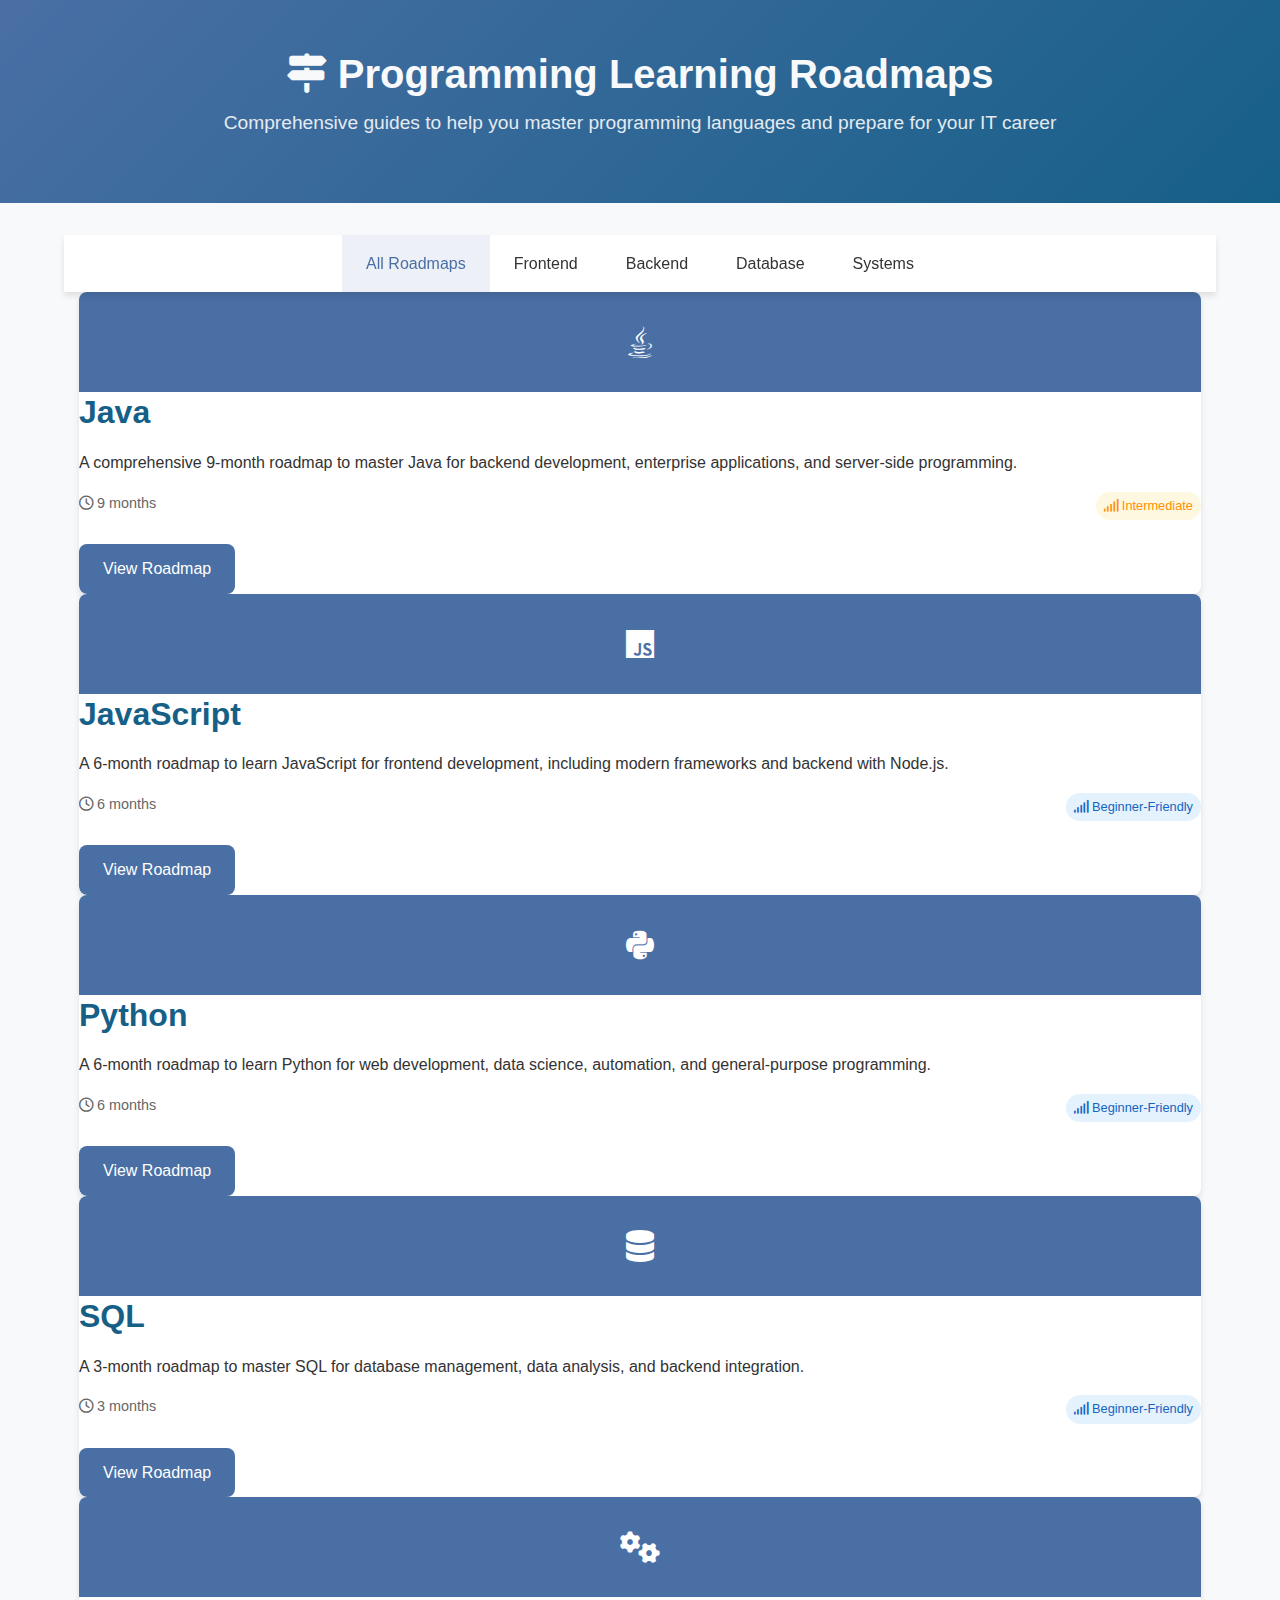
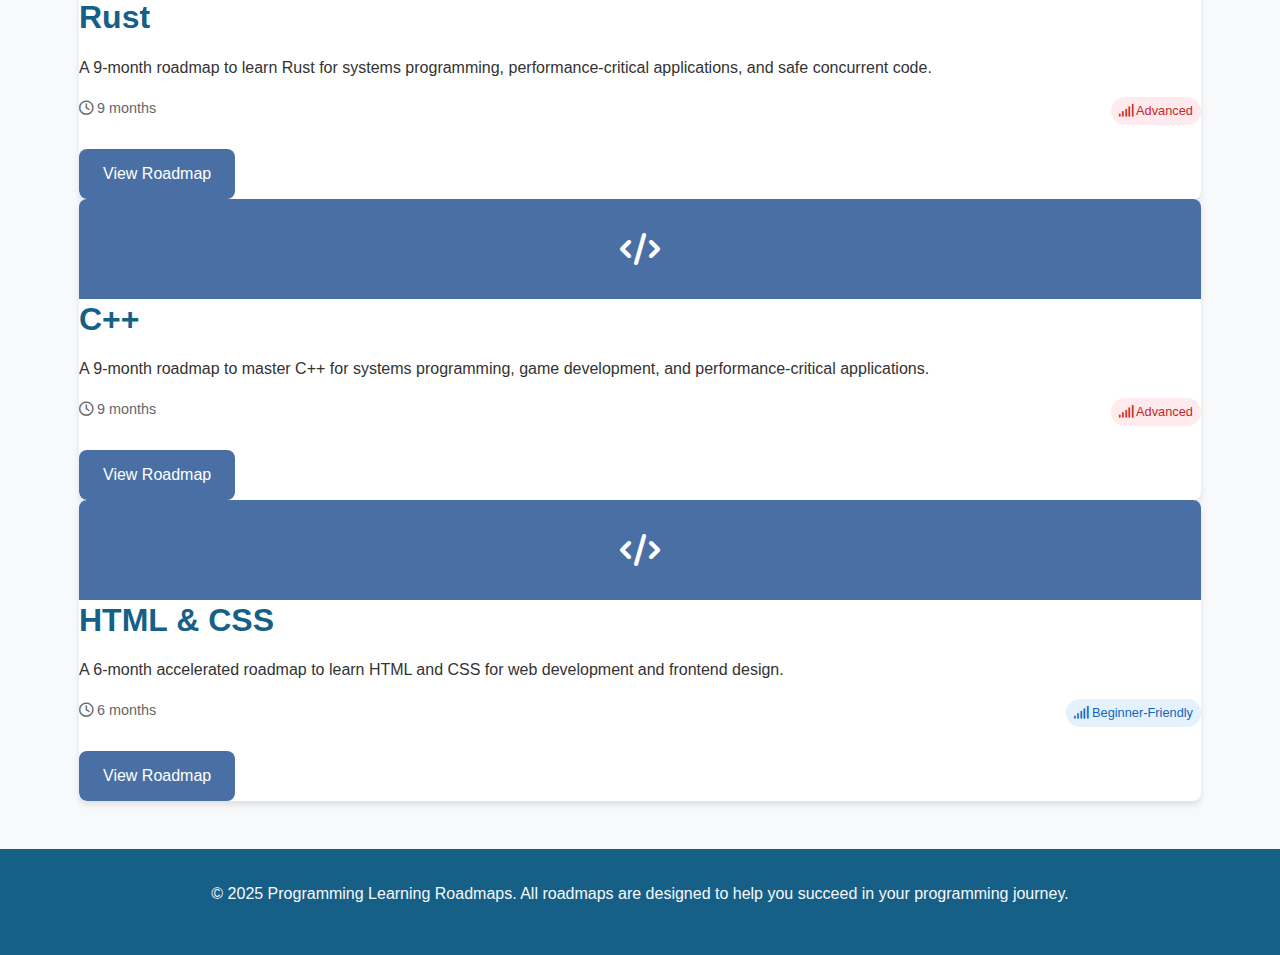
<file: index.html>
<!DOCTYPE html>
<html lang="en">
<head>
    <meta charset="UTF-8">
    <meta name="viewport" content="width=device-width, initial-scale=1.0">
    <title>Programming Learning Roadmaps</title>
    <link rel="stylesheet" href="css/style.css">
    <link rel="stylesheet" href="https://cdnjs.cloudflare.com/ajax/libs/font-awesome/6.0.0-beta3/css/all.min.css">
</head>
<body>
    <header>
        <div class="container">
            <h1><i class="fas fa-map-signs"></i> Programming Learning Roadmaps</h1>
            <p>Comprehensive guides to help you master programming languages and prepare for your IT career</p>
        </div>
    </header>

    <nav class="container">
        <ul>
            <li><a href="#" class="filter-link active" data-filter="all">All Roadmaps</a></li>
            <li><a href="#" class="filter-link" data-filter="frontend">Frontend</a></li>
            <li><a href="#" class="filter-link" data-filter="backend">Backend</a></li>
            <li><a href="#" class="filter-link" data-filter="database">Database</a></li>
            <li><a href="#" class="filter-link" data-filter="systems">Systems</a></li>
        </ul>
    </nav>

    <main class="container">
        <div class="roadmap-grid">
            <!-- Java Card -->
            <div class="roadmap-card" data-category="backend">
                <div class="roadmap-icon">
                    <i class="fab fa-java"></i>
                </div>
                <div class="roadmap-info">
                    <h2>Java</h2>
                    <p>A comprehensive 9-month roadmap to master Java for backend development, enterprise applications, and server-side programming.</p>
                    <div class="roadmap-meta">
                        <span class="duration"><i class="far fa-clock"></i> 9 months</span>
                        <span class="difficulty intermediate"><i class="fas fa-signal"></i> Intermediate</span>
                    </div>
                    <a href="java.html" class="btn">View Roadmap</a>
                </div>
            </div>

            <!-- JavaScript Card -->
            <div class="roadmap-card" data-category="frontend">
                <div class="roadmap-icon">
                    <i class="fab fa-js"></i>
                </div>
                <div class="roadmap-info">
                    <h2>JavaScript</h2>
                    <p>A 6-month roadmap to learn JavaScript for frontend development, including modern frameworks and backend with Node.js.</p>
                    <div class="roadmap-meta">
                        <span class="duration"><i class="far fa-clock"></i> 6 months</span>
                        <span class="difficulty beginner"><i class="fas fa-signal"></i> Beginner-Friendly</span>
                    </div>
                    <a href="javascript.html" class="btn">View Roadmap</a>
                </div>
            </div>

            <!-- Python Card -->
            <div class="roadmap-card" data-category="backend">
                <div class="roadmap-icon">
                    <i class="fab fa-python"></i>
                </div>
                <div class="roadmap-info">
                    <h2>Python</h2>
                    <p>A 6-month roadmap to learn Python for web development, data science, automation, and general-purpose programming.</p>
                    <div class="roadmap-meta">
                        <span class="duration"><i class="far fa-clock"></i> 6 months</span>
                        <span class="difficulty beginner"><i class="fas fa-signal"></i> Beginner-Friendly</span>
                    </div>
                    <a href="python.html" class="btn">View Roadmap</a>
                </div>
            </div>

            <!-- SQL Card -->
            <div class="roadmap-card" data-category="database">
                <div class="roadmap-icon">
                    <i class="fas fa-database"></i>
                </div>
                <div class="roadmap-info">
                    <h2>SQL</h2>
                    <p>A 3-month roadmap to master SQL for database management, data analysis, and backend integration.</p>
                    <div class="roadmap-meta">
                        <span class="duration"><i class="far fa-clock"></i> 3 months</span>
                        <span class="difficulty beginner"><i class="fas fa-signal"></i> Beginner-Friendly</span>
                    </div>
                    <a href="sql.html" class="btn">View Roadmap</a>
                </div>
            </div>

            <!-- Rust Card -->
            <div class="roadmap-card" data-category="systems">
                <div class="roadmap-icon">
                    <i class="fas fa-cogs"></i>
                </div>
                <div class="roadmap-info">
                    <h2>Rust</h2>
                    <p>A 9-month roadmap to learn Rust for systems programming, performance-critical applications, and safe concurrent code.</p>
                    <div class="roadmap-meta">
                        <span class="duration"><i class="far fa-clock"></i> 9 months</span>
                        <span class="difficulty advanced"><i class="fas fa-signal"></i> Advanced</span>
                    </div>
                    <a href="rust.html" class="btn">View Roadmap</a>
                </div>
            </div>

            <!-- C++ Card -->
            <div class="roadmap-card" data-category="systems">
                <div class="roadmap-icon">
                    <i class="fas fa-code"></i>
                </div>
                <div class="roadmap-info">
                    <h2>C++</h2>
                    <p>A 9-month roadmap to master C++ for systems programming, game development, and performance-critical applications.</p>
                    <div class="roadmap-meta">
                        <span class="duration"><i class="far fa-clock"></i> 9 months</span>
                        <span class="difficulty advanced"><i class="fas fa-signal"></i> Advanced</span>
                    </div>
                    <a href="cpp.html" class="btn">View Roadmap</a>
                </div>
            </div>

            <!-- HTML & CSS Card -->
            <div class="roadmap-card" data-category="frontend">
                <div class="roadmap-icon">
                    <i class="fas fa-code"></i>
                </div>
                <div class="roadmap-info">
                    <h2>HTML & CSS</h2>
                    <p>A 6-month accelerated roadmap to learn HTML and CSS for web development and frontend design.</p>
                    <div class="roadmap-meta">
                        <span class="duration"><i class="far fa-clock"></i> 6 months</span>
                        <span class="difficulty beginner"><i class="fas fa-signal"></i> Beginner-Friendly</span>
                    </div>
                    <a href="html-css.html" class="btn">View Roadmap</a>
                </div>
            </div>
        </div>
    </main>

    <footer>
        <div class="container">
            <p>&copy; 2025 Programming Learning Roadmaps. All roadmaps are designed to help you succeed in your programming journey.</p>
        </div>
    </footer>

    <script src="js/script.js"></script>
</body>
</html>
</file>
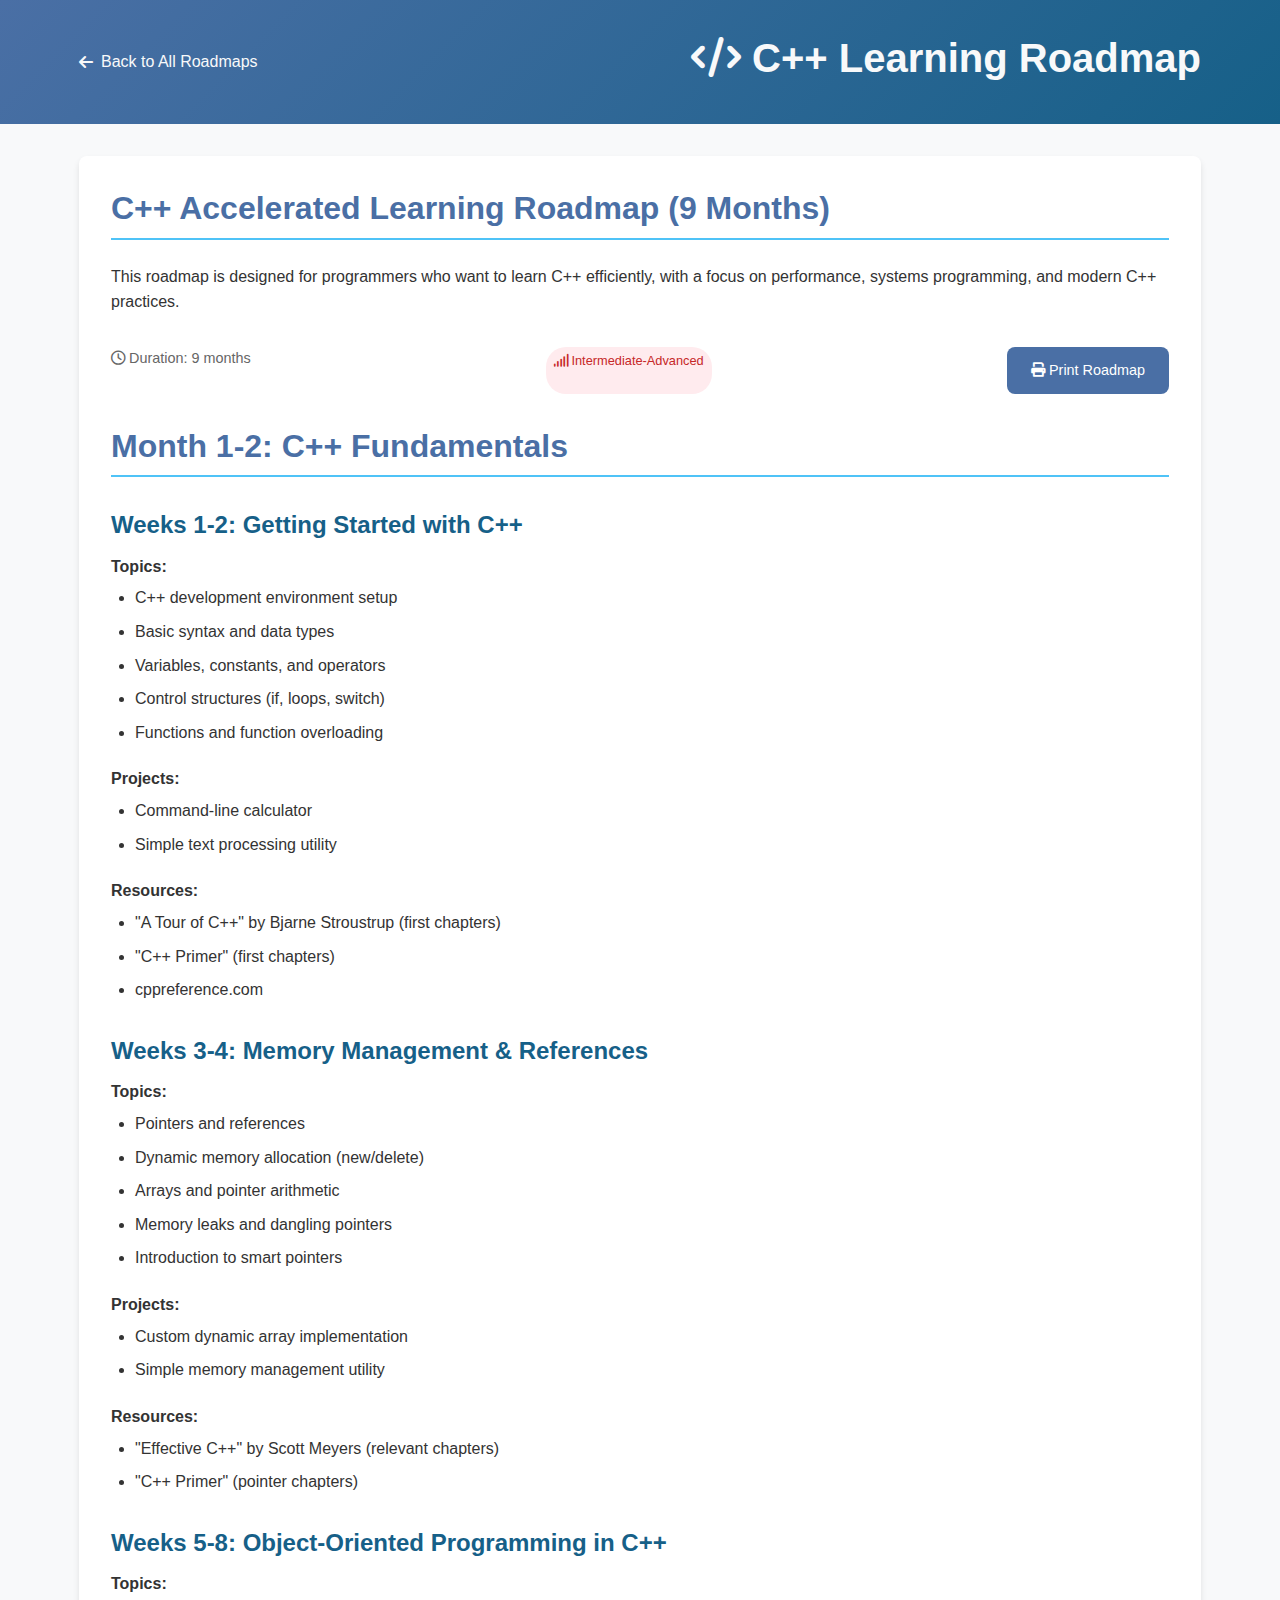
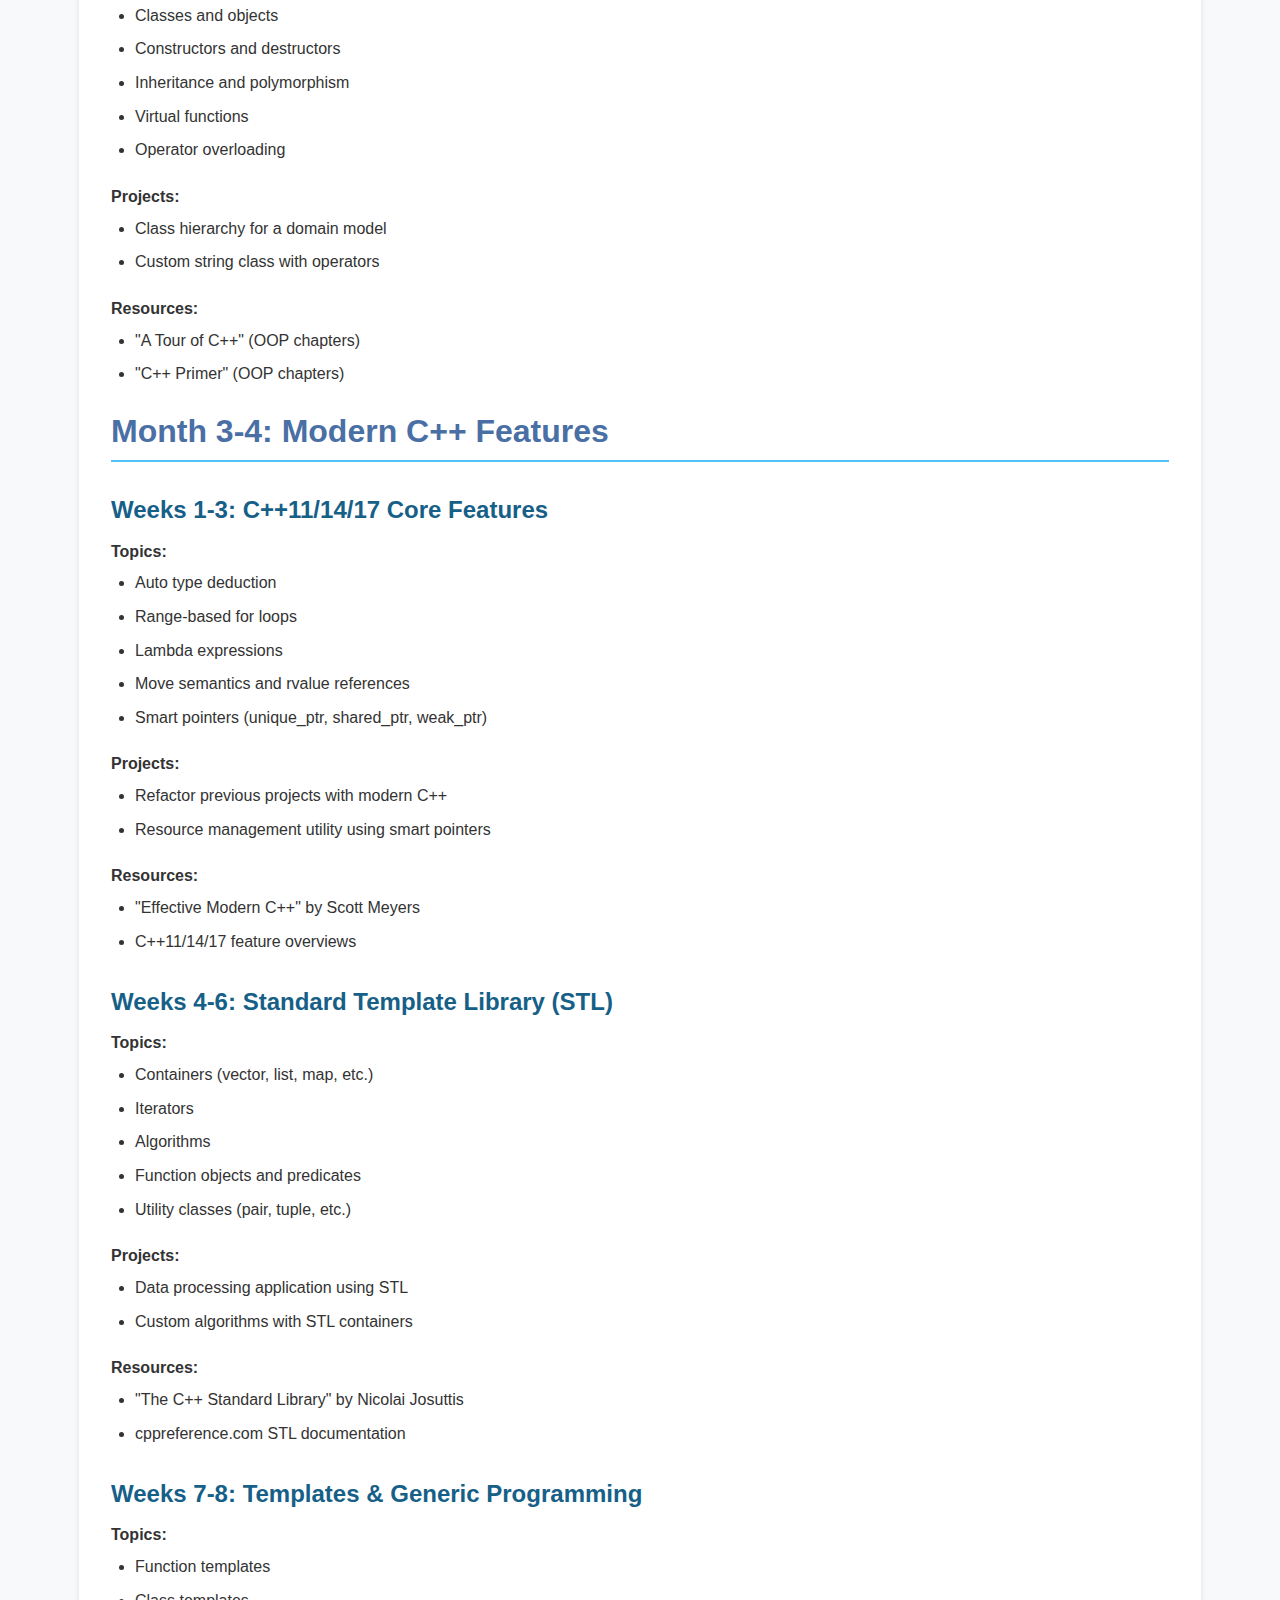
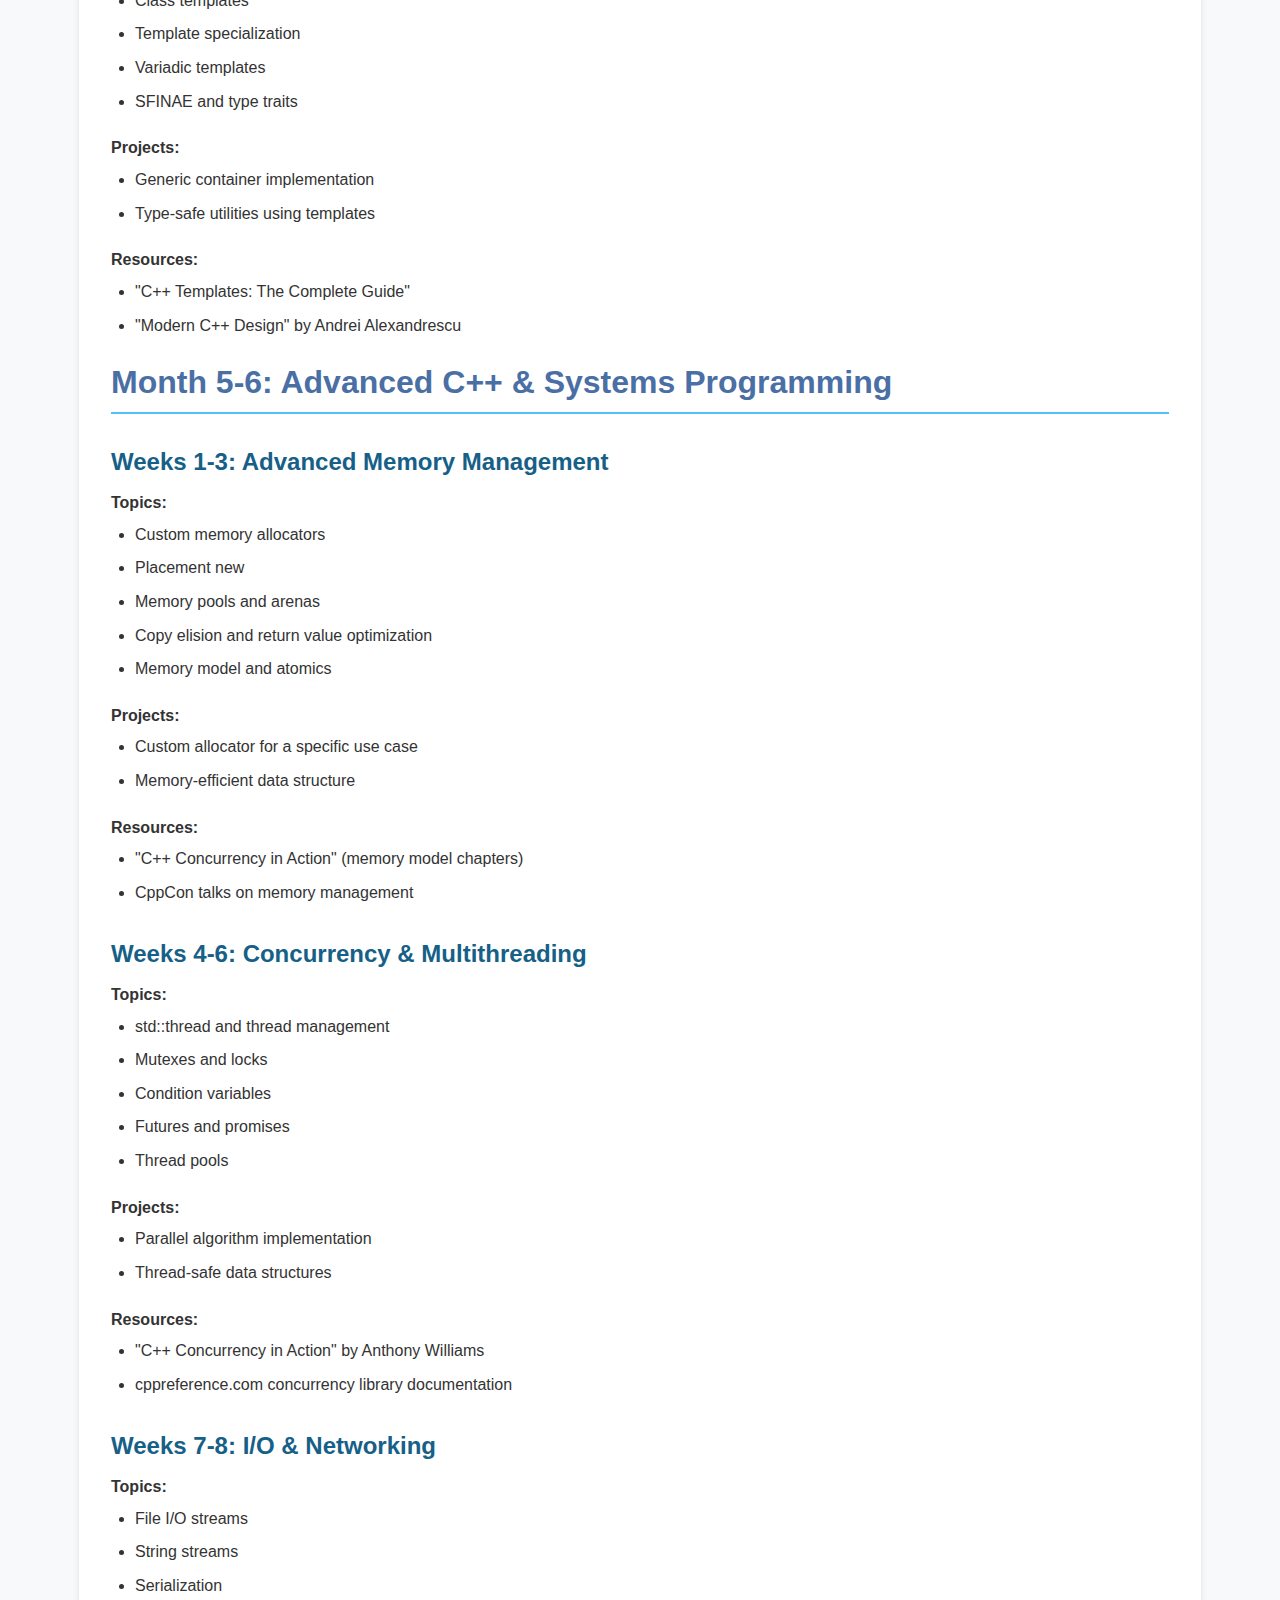
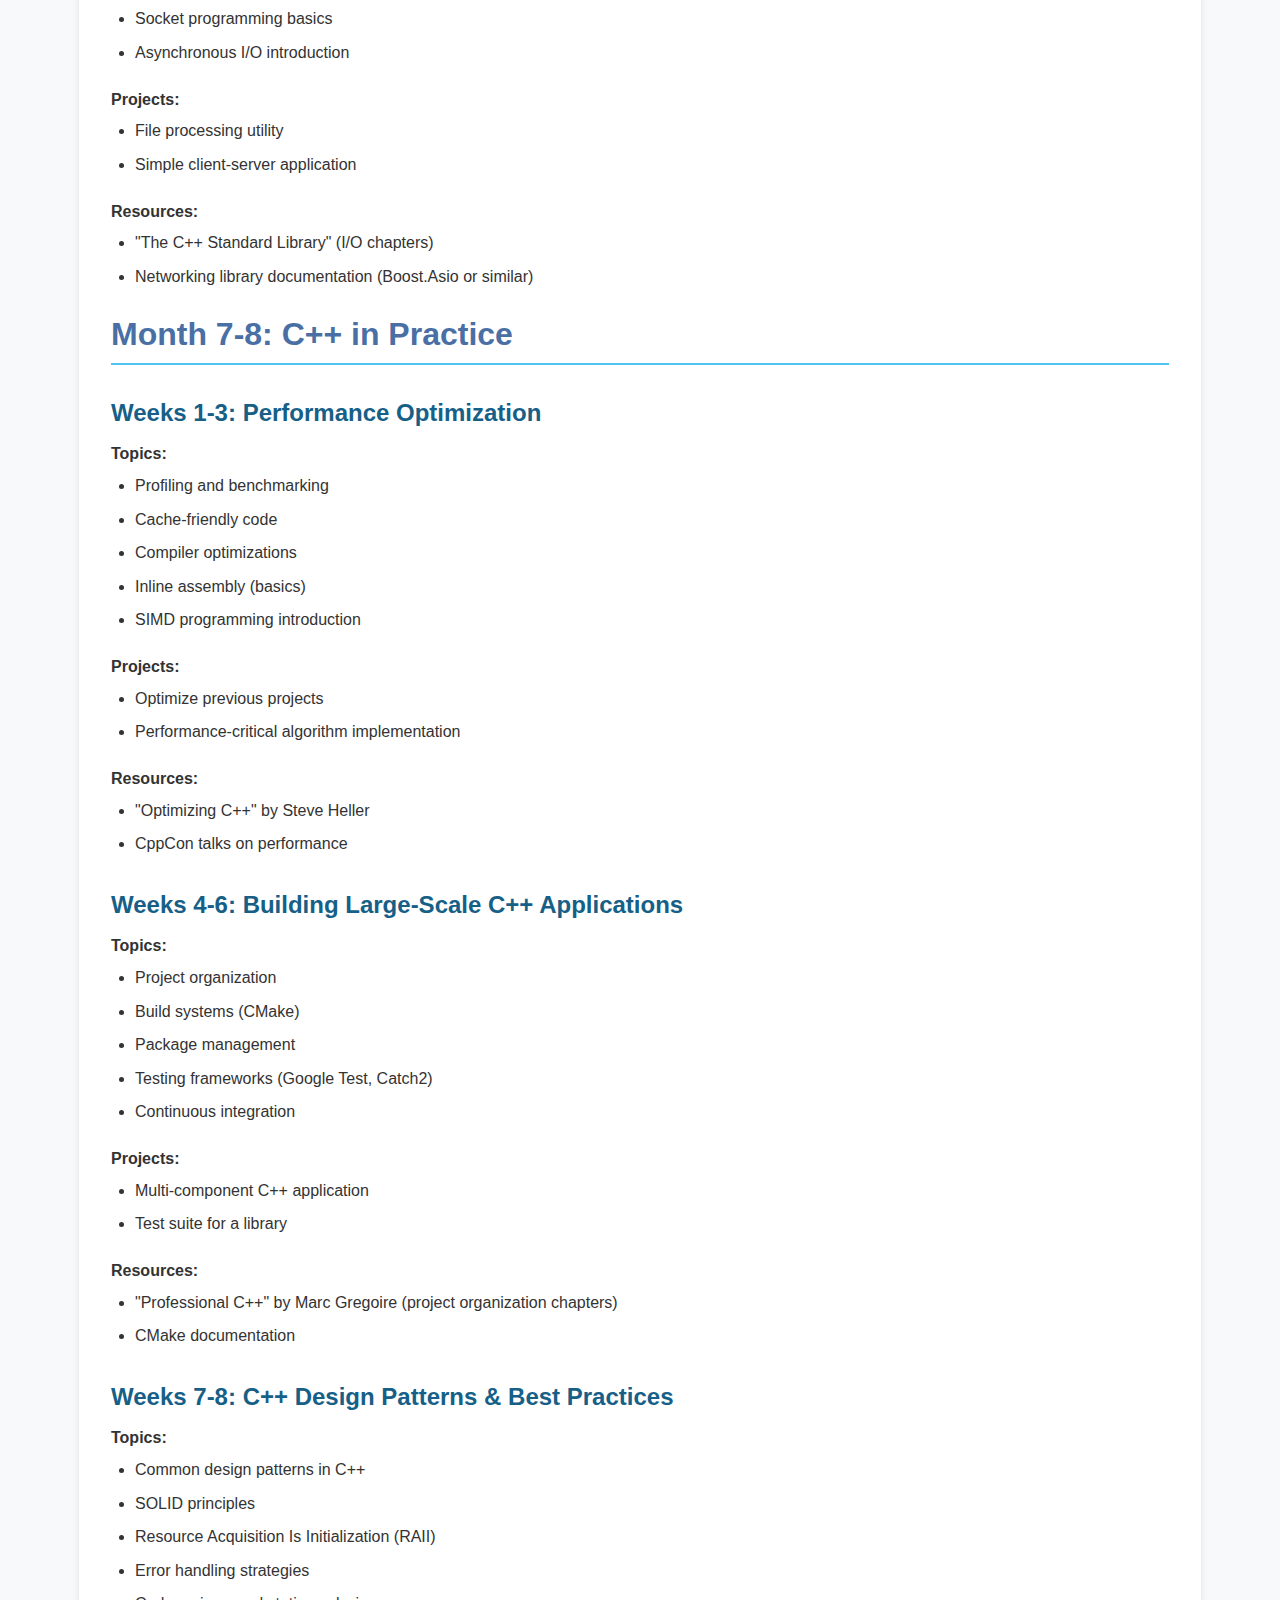
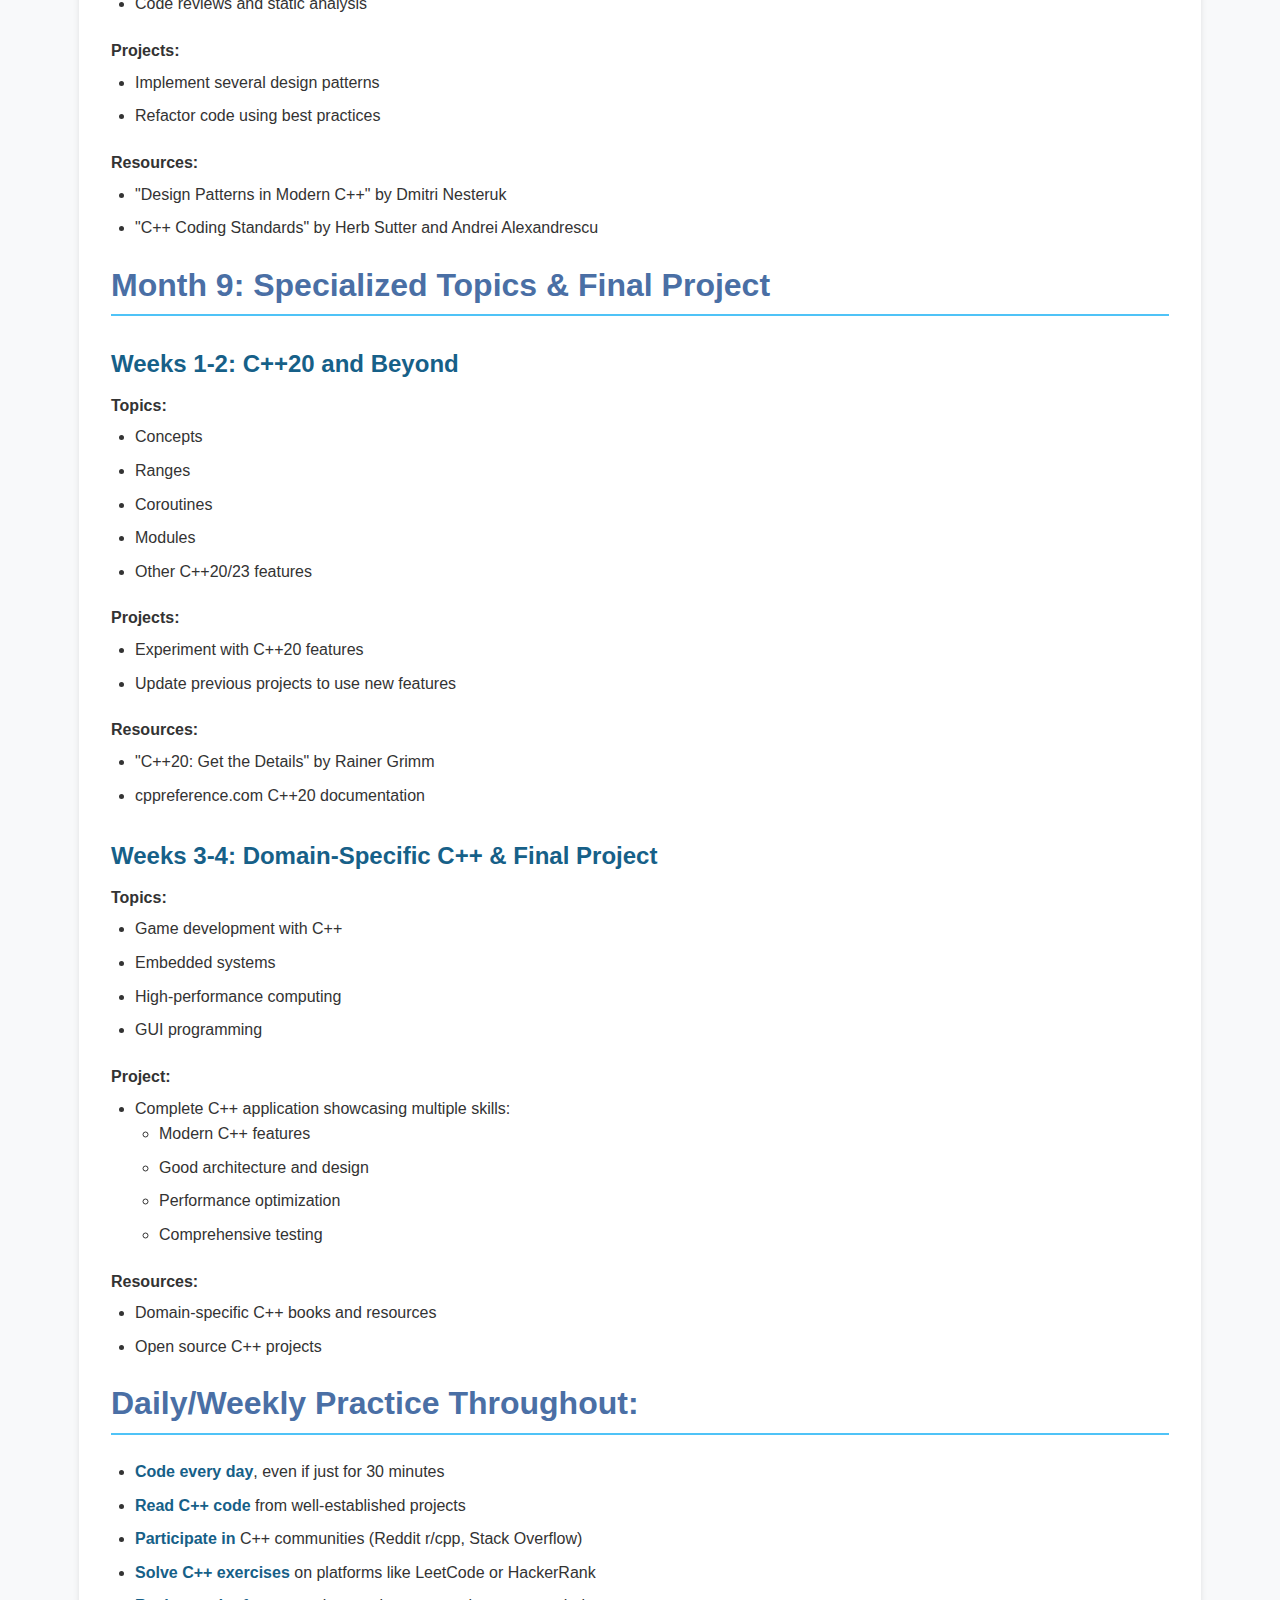
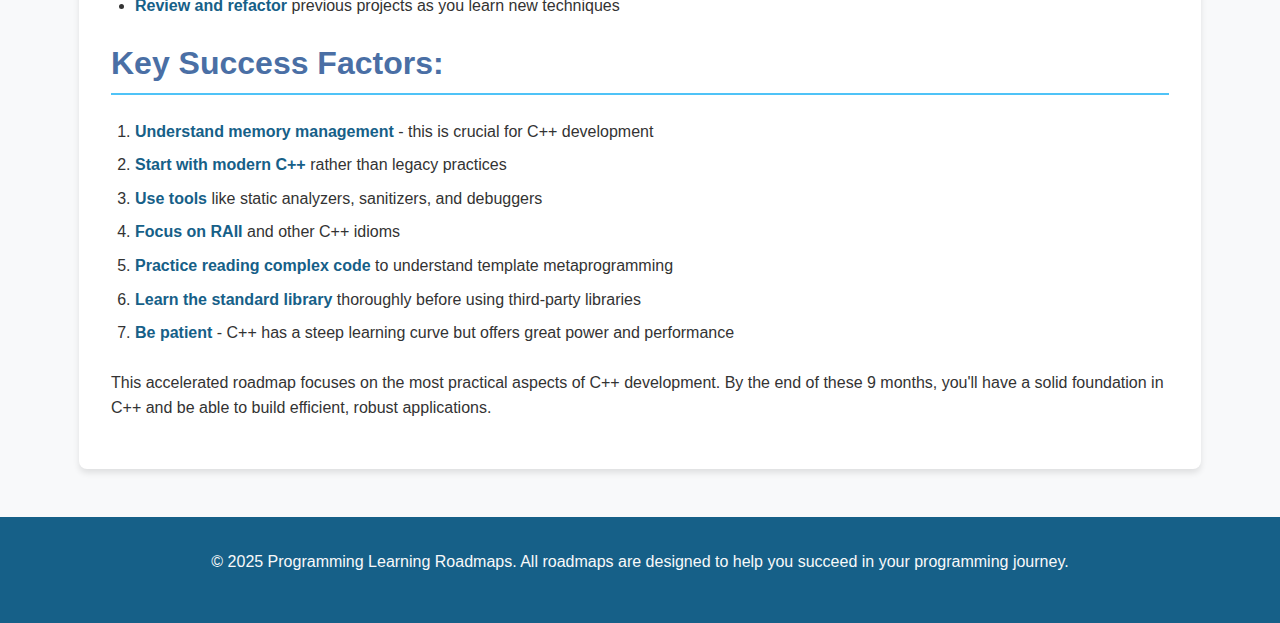
<file: cpp.html>
<!DOCTYPE html>
<html lang="en">
<head>
    <meta charset="UTF-8">
    <meta name="viewport" content="width=device-width, initial-scale=1.0">
    <title>C++ Learning Roadmap - Programming Roadmaps</title>
    <link rel="stylesheet" href="css/style.css">
    <link rel="stylesheet" href="https://cdnjs.cloudflare.com/ajax/libs/font-awesome/6.0.0-beta3/css/all.min.css">
</head>
<body>
    <header class="roadmap-header">
        <div class="container">
            <a href="index.html" class="back-link"><i class="fas fa-arrow-left"></i> Back to All Roadmaps</a>
            <h1><i class="fas fa-code"></i> C++ Learning Roadmap</h1>
        </div>
    </header>

    <main class="container">
        <div class="roadmap-content-page">
            <div class="roadmap-intro">
                <h2>C++ Accelerated Learning Roadmap (9 Months)</h2>
                <p>This roadmap is designed for programmers who want to learn C++ efficiently, with a focus on performance, systems programming, and modern C++ practices.</p>
                <div class="roadmap-meta" style="margin: 2rem 0;">
                    <span class="duration"><i class="far fa-clock"></i> Duration: 9 months</span>
                    <span class="difficulty advanced"><i class="fas fa-signal"></i> Intermediate-Advanced</span>
                    <a href="#" class="print-button btn"><i class="fas fa-print"></i> Print Roadmap</a>
                </div>
            </div>

            <section id="month1-2">
                <h2>Month 1-2: C++ Fundamentals</h2>
                
                <h3>Weeks 1-2: Getting Started with C++</h3>
                <h4>Topics:</h4>
                <ul>
                    <li>C++ development environment setup</li>
                    <li>Basic syntax and data types</li>
                    <li>Variables, constants, and operators</li>
                    <li>Control structures (if, loops, switch)</li>
                    <li>Functions and function overloading</li>
                </ul>
                
                <h4>Projects:</h4>
                <ul>
                    <li>Command-line calculator</li>
                    <li>Simple text processing utility</li>
                </ul>
                
                <h4>Resources:</h4>
                <ul>
                    <li>"A Tour of C++" by Bjarne Stroustrup (first chapters)</li>
                    <li>"C++ Primer" (first chapters)</li>
                    <li>cppreference.com</li>
                </ul>

                <h3>Weeks 3-4: Memory Management & References</h3>
                <h4>Topics:</h4>
                <ul>
                    <li>Pointers and references</li>
                    <li>Dynamic memory allocation (new/delete)</li>
                    <li>Arrays and pointer arithmetic</li>
                    <li>Memory leaks and dangling pointers</li>
                    <li>Introduction to smart pointers</li>
                </ul>
                
                <h4>Projects:</h4>
                <ul>
                    <li>Custom dynamic array implementation</li>
                    <li>Simple memory management utility</li>
                </ul>
                
                <h4>Resources:</h4>
                <ul>
                    <li>"Effective C++" by Scott Meyers (relevant chapters)</li>
                    <li>"C++ Primer" (pointer chapters)</li>
                </ul>

                <h3>Weeks 5-8: Object-Oriented Programming in C++</h3>
                <h4>Topics:</h4>
                <ul>
                    <li>Classes and objects</li>
                    <li>Constructors and destructors</li>
                    <li>Inheritance and polymorphism</li>
                    <li>Virtual functions</li>
                    <li>Operator overloading</li>
                </ul>
                
                <h4>Projects:</h4>
                <ul>
                    <li>Class hierarchy for a domain model</li>
                    <li>Custom string class with operators</li>
                </ul>
                
                <h4>Resources:</h4>
                <ul>
                    <li>"A Tour of C++" (OOP chapters)</li>
                    <li>"C++ Primer" (OOP chapters)</li>
                </ul>
            </section>

            <section id="month3-4">
                <h2>Month 3-4: Modern C++ Features</h2>
                
                <h3>Weeks 1-3: C++11/14/17 Core Features</h3>
                <h4>Topics:</h4>
                <ul>
                    <li>Auto type deduction</li>
                    <li>Range-based for loops</li>
                    <li>Lambda expressions</li>
                    <li>Move semantics and rvalue references</li>
                    <li>Smart pointers (unique_ptr, shared_ptr, weak_ptr)</li>
                </ul>
                
                <h4>Projects:</h4>
                <ul>
                    <li>Refactor previous projects with modern C++</li>
                    <li>Resource management utility using smart pointers</li>
                </ul>
                
                <h4>Resources:</h4>
                <ul>
                    <li>"Effective Modern C++" by Scott Meyers</li>
                    <li>C++11/14/17 feature overviews</li>
                </ul>

                <h3>Weeks 4-6: Standard Template Library (STL)</h3>
                <h4>Topics:</h4>
                <ul>
                    <li>Containers (vector, list, map, etc.)</li>
                    <li>Iterators</li>
                    <li>Algorithms</li>
                    <li>Function objects and predicates</li>
                    <li>Utility classes (pair, tuple, etc.)</li>
                </ul>
                
                <h4>Projects:</h4>
                <ul>
                    <li>Data processing application using STL</li>
                    <li>Custom algorithms with STL containers</li>
                </ul>
                
                <h4>Resources:</h4>
                <ul>
                    <li>"The C++ Standard Library" by Nicolai Josuttis</li>
                    <li>cppreference.com STL documentation</li>
                </ul>

                <h3>Weeks 7-8: Templates & Generic Programming</h3>
                <h4>Topics:</h4>
                <ul>
                    <li>Function templates</li>
                    <li>Class templates</li>
                    <li>Template specialization</li>
                    <li>Variadic templates</li>
                    <li>SFINAE and type traits</li>
                </ul>
                
                <h4>Projects:</h4>
                <ul>
                    <li>Generic container implementation</li>
                    <li>Type-safe utilities using templates</li>
                </ul>
                
                <h4>Resources:</h4>
                <ul>
                    <li>"C++ Templates: The Complete Guide"</li>
                    <li>"Modern C++ Design" by Andrei Alexandrescu</li>
                </ul>
            </section>

            <section id="month5-6">
                <h2>Month 5-6: Advanced C++ & Systems Programming</h2>
                
                <h3>Weeks 1-3: Advanced Memory Management</h3>
                <h4>Topics:</h4>
                <ul>
                    <li>Custom memory allocators</li>
                    <li>Placement new</li>
                    <li>Memory pools and arenas</li>
                    <li>Copy elision and return value optimization</li>
                    <li>Memory model and atomics</li>
                </ul>
                
                <h4>Projects:</h4>
                <ul>
                    <li>Custom allocator for a specific use case</li>
                    <li>Memory-efficient data structure</li>
                </ul>
                
                <h4>Resources:</h4>
                <ul>
                    <li>"C++ Concurrency in Action" (memory model chapters)</li>
                    <li>CppCon talks on memory management</li>
                </ul>

                <h3>Weeks 4-6: Concurrency & Multithreading</h3>
                <h4>Topics:</h4>
                <ul>
                    <li>std::thread and thread management</li>
                    <li>Mutexes and locks</li>
                    <li>Condition variables</li>
                    <li>Futures and promises</li>
                    <li>Thread pools</li>
                </ul>
                
                <h4>Projects:</h4>
                <ul>
                    <li>Parallel algorithm implementation</li>
                    <li>Thread-safe data structures</li>
                </ul>
                
                <h4>Resources:</h4>
                <ul>
                    <li>"C++ Concurrency in Action" by Anthony Williams</li>
                    <li>cppreference.com concurrency library documentation</li>
                </ul>

                <h3>Weeks 7-8: I/O & Networking</h3>
                <h4>Topics:</h4>
                <ul>
                    <li>File I/O streams</li>
                    <li>String streams</li>
                    <li>Serialization</li>
                    <li>Socket programming basics</li>
                    <li>Asynchronous I/O introduction</li>
                </ul>
                
                <h4>Projects:</h4>
                <ul>
                    <li>File processing utility</li>
                    <li>Simple client-server application</li>
                </ul>
                
                <h4>Resources:</h4>
                <ul>
                    <li>"The C++ Standard Library" (I/O chapters)</li>
                    <li>Networking library documentation (Boost.Asio or similar)</li>
                </ul>
            </section>

            <section id="month7-8">
                <h2>Month 7-8: C++ in Practice</h2>
                
                <h3>Weeks 1-3: Performance Optimization</h3>
                <h4>Topics:</h4>
                <ul>
                    <li>Profiling and benchmarking</li>
                    <li>Cache-friendly code</li>
                    <li>Compiler optimizations</li>
                    <li>Inline assembly (basics)</li>
                    <li>SIMD programming introduction</li>
                </ul>
                
                <h4>Projects:</h4>
                <ul>
                    <li>Optimize previous projects</li>
                    <li>Performance-critical algorithm implementation</li>
                </ul>
                
                <h4>Resources:</h4>
                <ul>
                    <li>"Optimizing C++" by Steve Heller</li>
                    <li>CppCon talks on performance</li>
                </ul>

                <h3>Weeks 4-6: Building Large-Scale C++ Applications</h3>
                <h4>Topics:</h4>
                <ul>
                    <li>Project organization</li>
                    <li>Build systems (CMake)</li>
                    <li>Package management</li>
                    <li>Testing frameworks (Google Test, Catch2)</li>
                    <li>Continuous integration</li>
                </ul>
                
                <h4>Projects:</h4>
                <ul>
                    <li>Multi-component C++ application</li>
                    <li>Test suite for a library</li>
                </ul>
                
                <h4>Resources:</h4>
                <ul>
                    <li>"Professional C++" by Marc Gregoire (project organization chapters)</li>
                    <li>CMake documentation</li>
                </ul>

                <h3>Weeks 7-8: C++ Design Patterns & Best Practices</h3>
                <h4>Topics:</h4>
                <ul>
                    <li>Common design patterns in C++</li>
                    <li>SOLID principles</li>
                    <li>Resource Acquisition Is Initialization (RAII)</li>
                    <li>Error handling strategies</li>
                    <li>Code reviews and static analysis</li>
                </ul>
                
                <h4>Projects:</h4>
                <ul>
                    <li>Implement several design patterns</li>
                    <li>Refactor code using best practices</li>
                </ul>
                
                <h4>Resources:</h4>
                <ul>
                    <li>"Design Patterns in Modern C++" by Dmitri Nesteruk</li>
                    <li>"C++ Coding Standards" by Herb Sutter and Andrei Alexandrescu</li>
                </ul>
            </section>

            <section id="month9">
                <h2>Month 9: Specialized Topics & Final Project</h2>
                
                <h3>Weeks 1-2: C++20 and Beyond</h3>
                <h4>Topics:</h4>
                <ul>
                    <li>Concepts</li>
                    <li>Ranges</li>
                    <li>Coroutines</li>
                    <li>Modules</li>
                    <li>Other C++20/23 features</li>
                </ul>
                
                <h4>Projects:</h4>
                <ul>
                    <li>Experiment with C++20 features</li>
                    <li>Update previous projects to use new features</li>
                </ul>
                
                <h4>Resources:</h4>
                <ul>
                    <li>"C++20: Get the Details" by Rainer Grimm</li>
                    <li>cppreference.com C++20 documentation</li>
                </ul>

                <h3>Weeks 3-4: Domain-Specific C++ & Final Project</h3>
                <h4>Topics:</h4>
                <ul>
                    <li>Game development with C++</li>
                    <li>Embedded systems</li>
                    <li>High-performance computing</li>
                    <li>GUI programming</li>
                </ul>
                
                <h4>Project:</h4>
                <ul>
                    <li>Complete C++ application showcasing multiple skills:
                        <ul>
                            <li>Modern C++ features</li>
                            <li>Good architecture and design</li>
                            <li>Performance optimization</li>
                            <li>Comprehensive testing</li>
                        </ul>
                    </li>
                </ul>
                
                <h4>Resources:</h4>
                <ul>
                    <li>Domain-specific C++ books and resources</li>
                    <li>Open source C++ projects</li>
                </ul>
            </section>

            <section id="continuous-practice">
                <h2>Daily/Weekly Practice Throughout:</h2>
                <ul>
                    <li><strong>Code every day</strong>, even if just for 30 minutes</li>
                    <li><strong>Read C++ code</strong> from well-established projects</li>
                    <li><strong>Participate in</strong> C++ communities (Reddit r/cpp, Stack Overflow)</li>
                    <li><strong>Solve C++ exercises</strong> on platforms like LeetCode or HackerRank</li>
                    <li><strong>Review and refactor</strong> previous projects as you learn new techniques</li>
                </ul>
            </section>

            <section id="success-factors">
                <h2>Key Success Factors:</h2>
                <ol>
                    <li><strong>Understand memory management</strong> - this is crucial for C++ development</li>
                    <li><strong>Start with modern C++</strong> rather than legacy practices</li>
                    <li><strong>Use tools</strong> like static analyzers, sanitizers, and debuggers</li>
                    <li><strong>Focus on RAII</strong> and other C++ idioms</li>
                    <li><strong>Practice reading complex code</strong> to understand template metaprogramming</li>
                    <li><strong>Learn the standard library</strong> thoroughly before using third-party libraries</li>
                    <li><strong>Be patient</strong> - C++ has a steep learning curve but offers great power and performance</li>
                </ol>
                
                <p>This accelerated roadmap focuses on the most practical aspects of C++ development. By the end of these 9 months, you'll have a solid foundation in C++ and be able to build efficient, robust applications.</p>
            </section>
        </div>
    </main>

    <footer>
        <div class="container">
            <p>&copy; 2025 Programming Learning Roadmaps. All roadmaps are designed to help you succeed in your programming journey.</p>
        </div>
    </footer>

    <script src="js/script.js"></script>
</body>
</html>
</file>
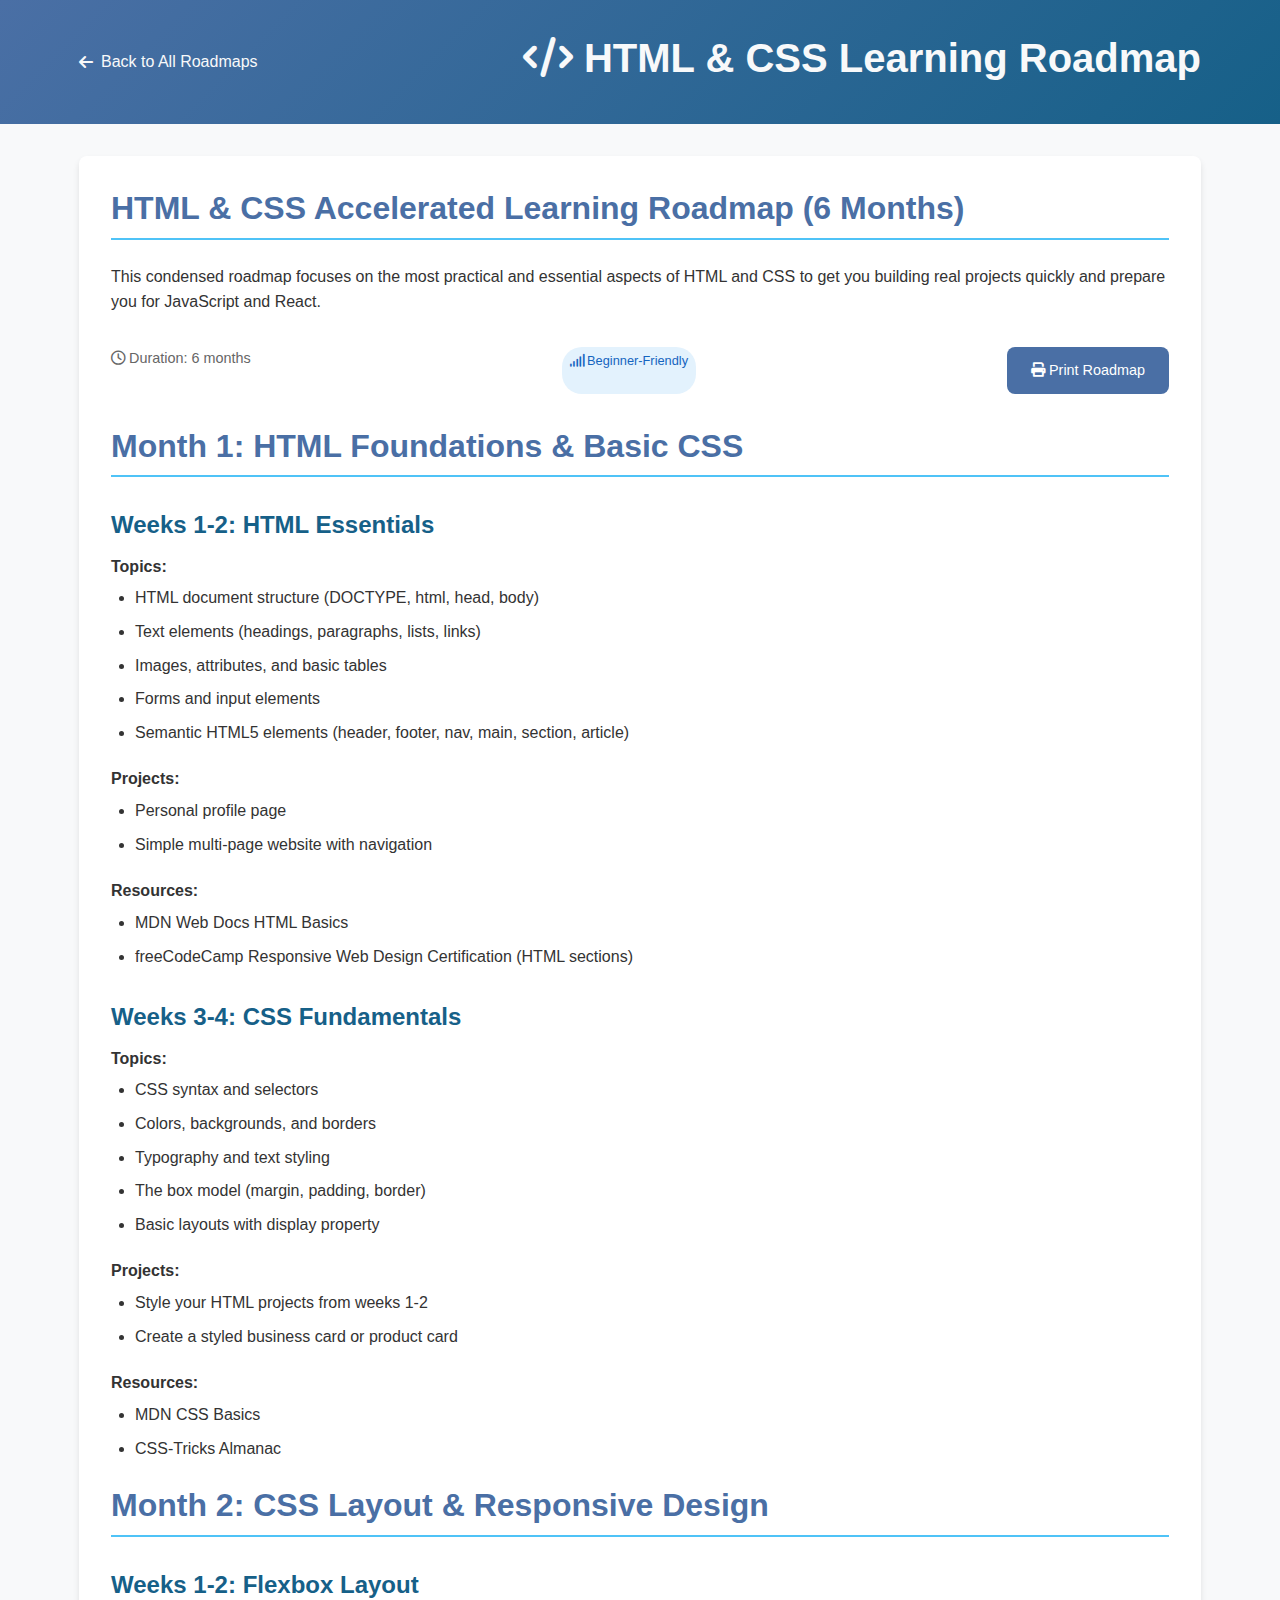
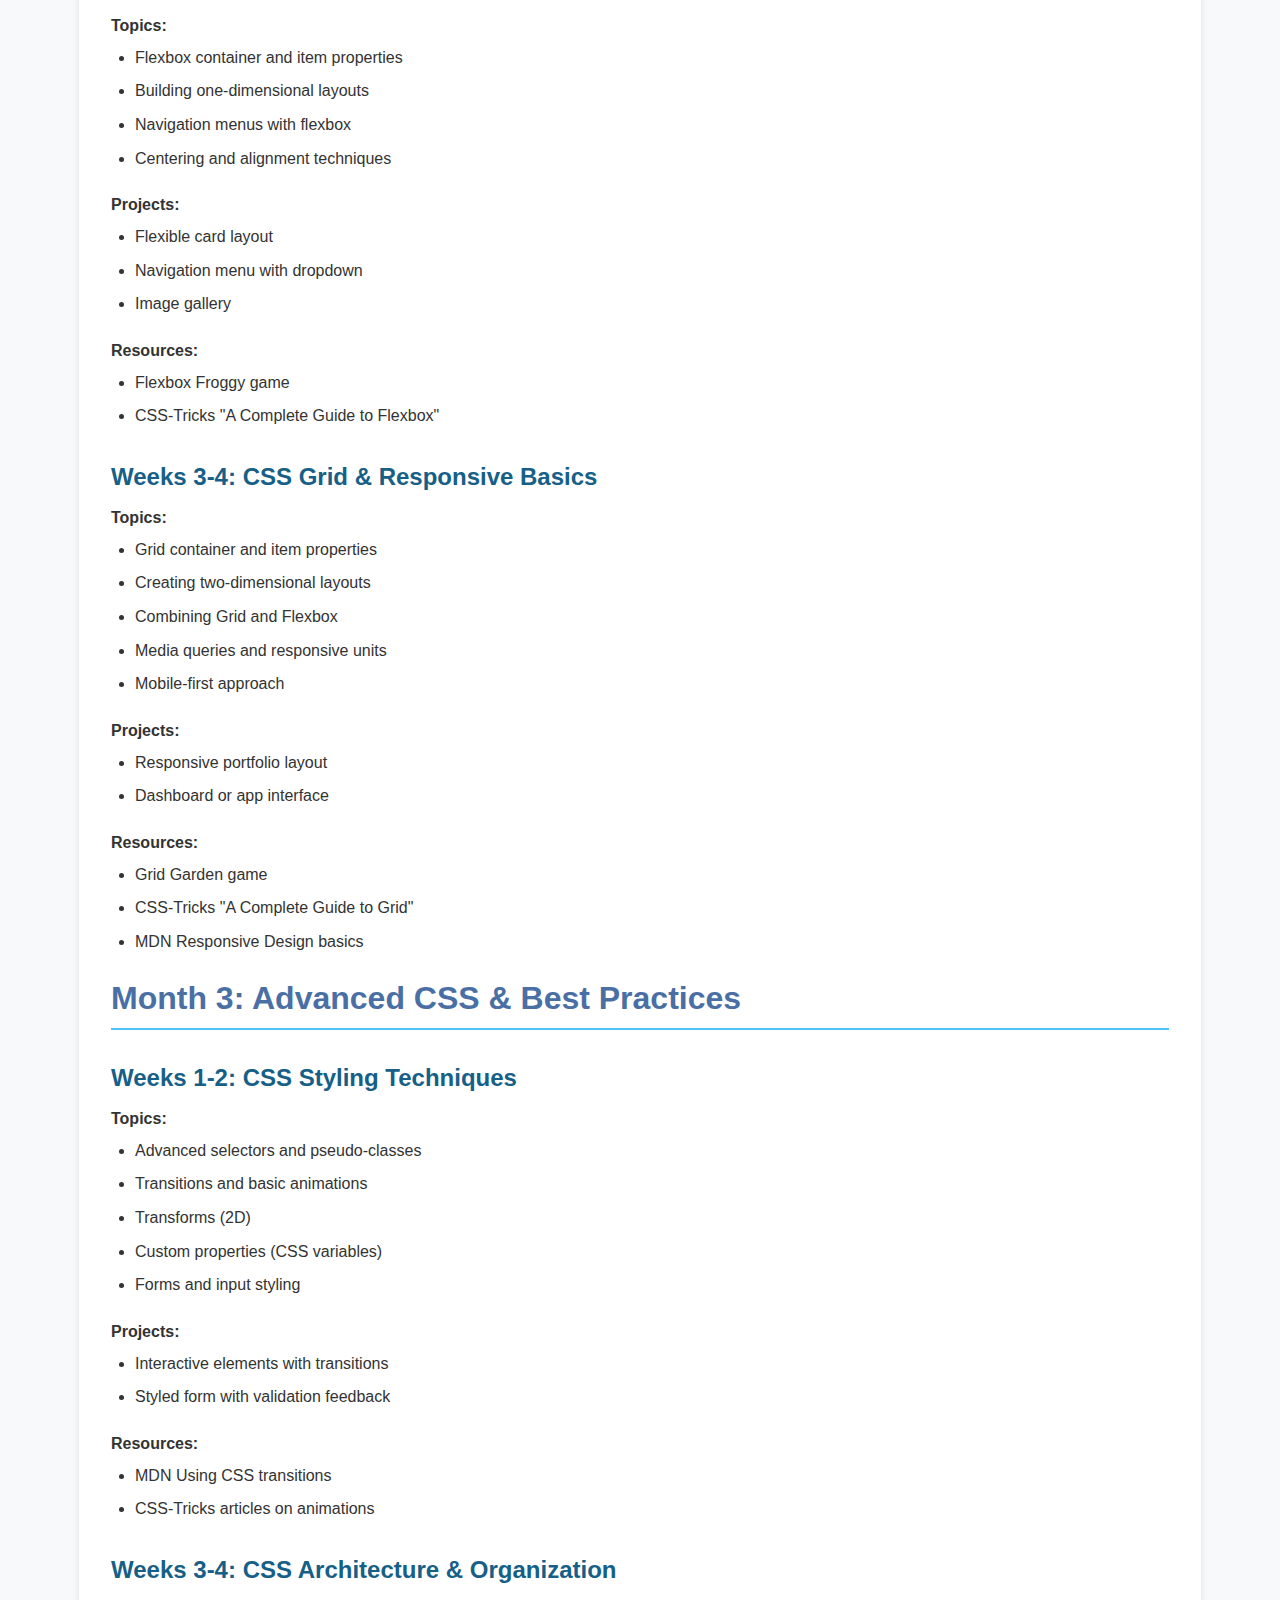
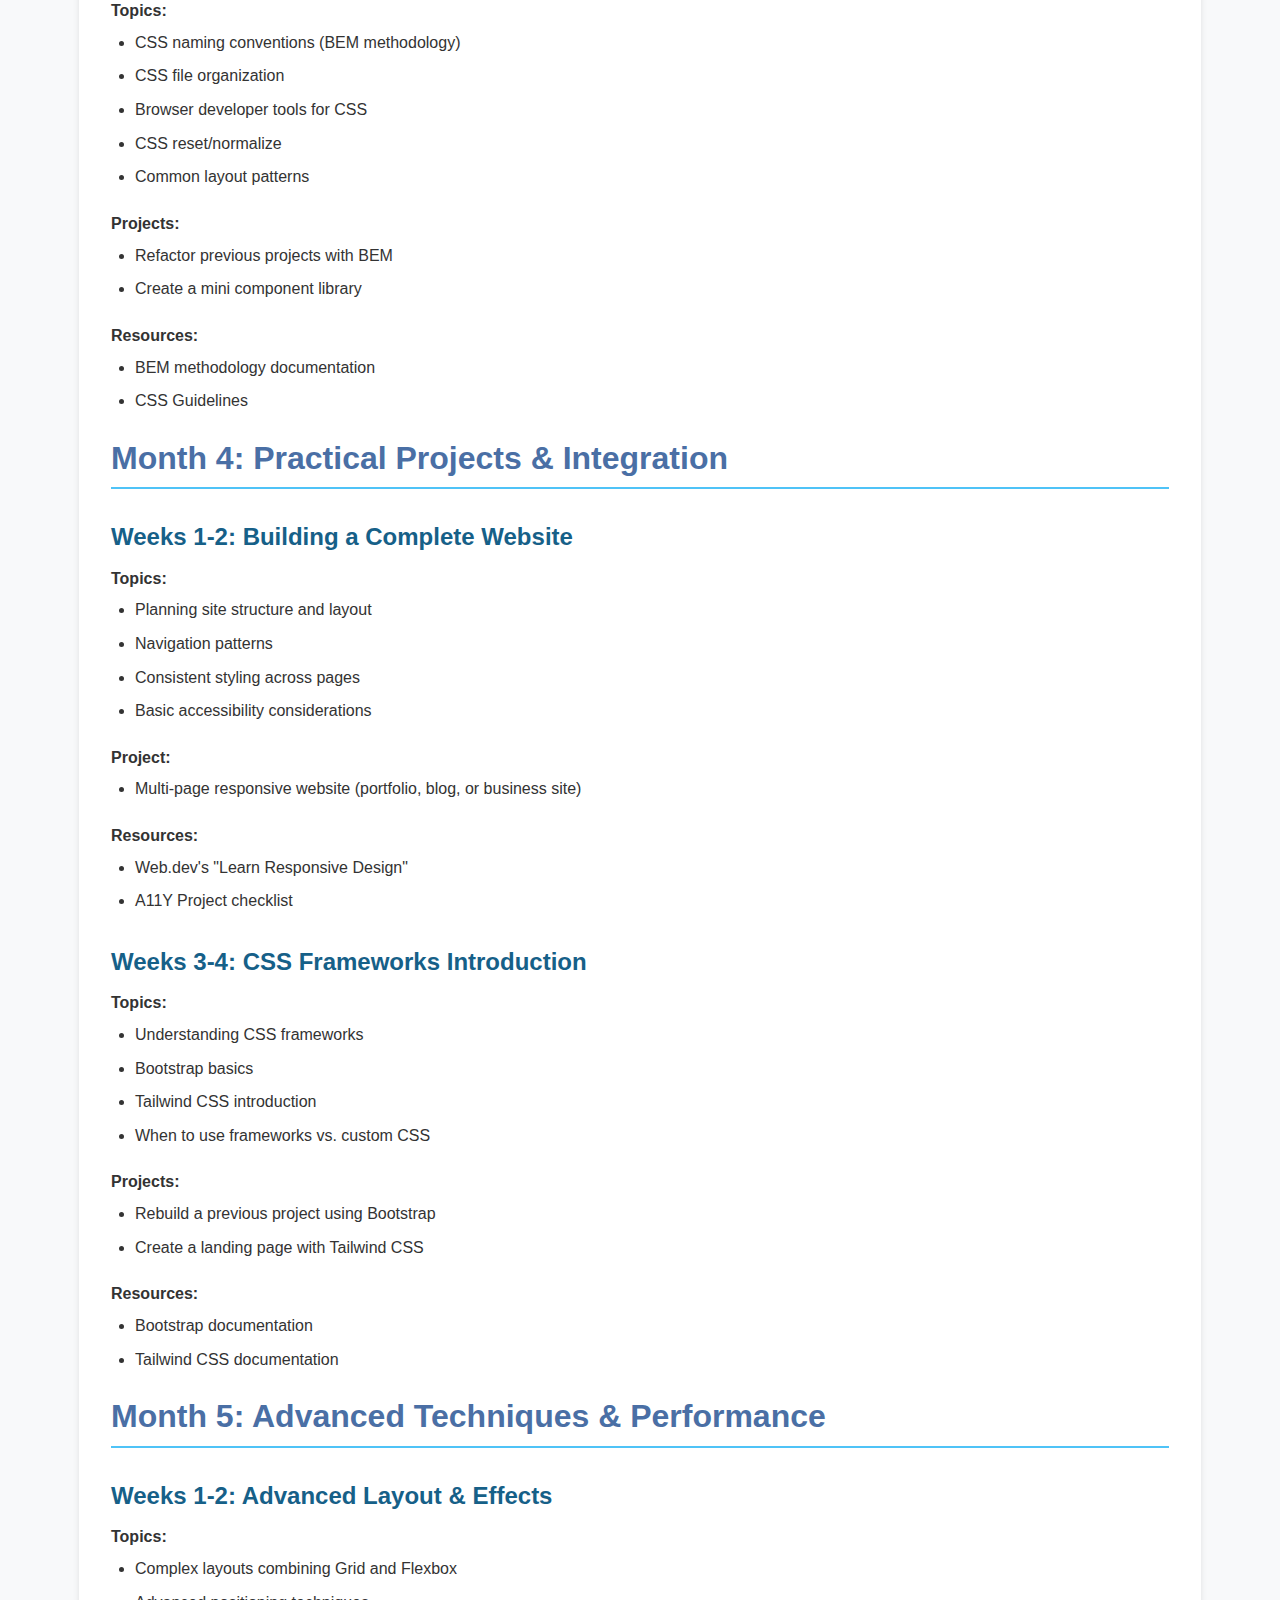
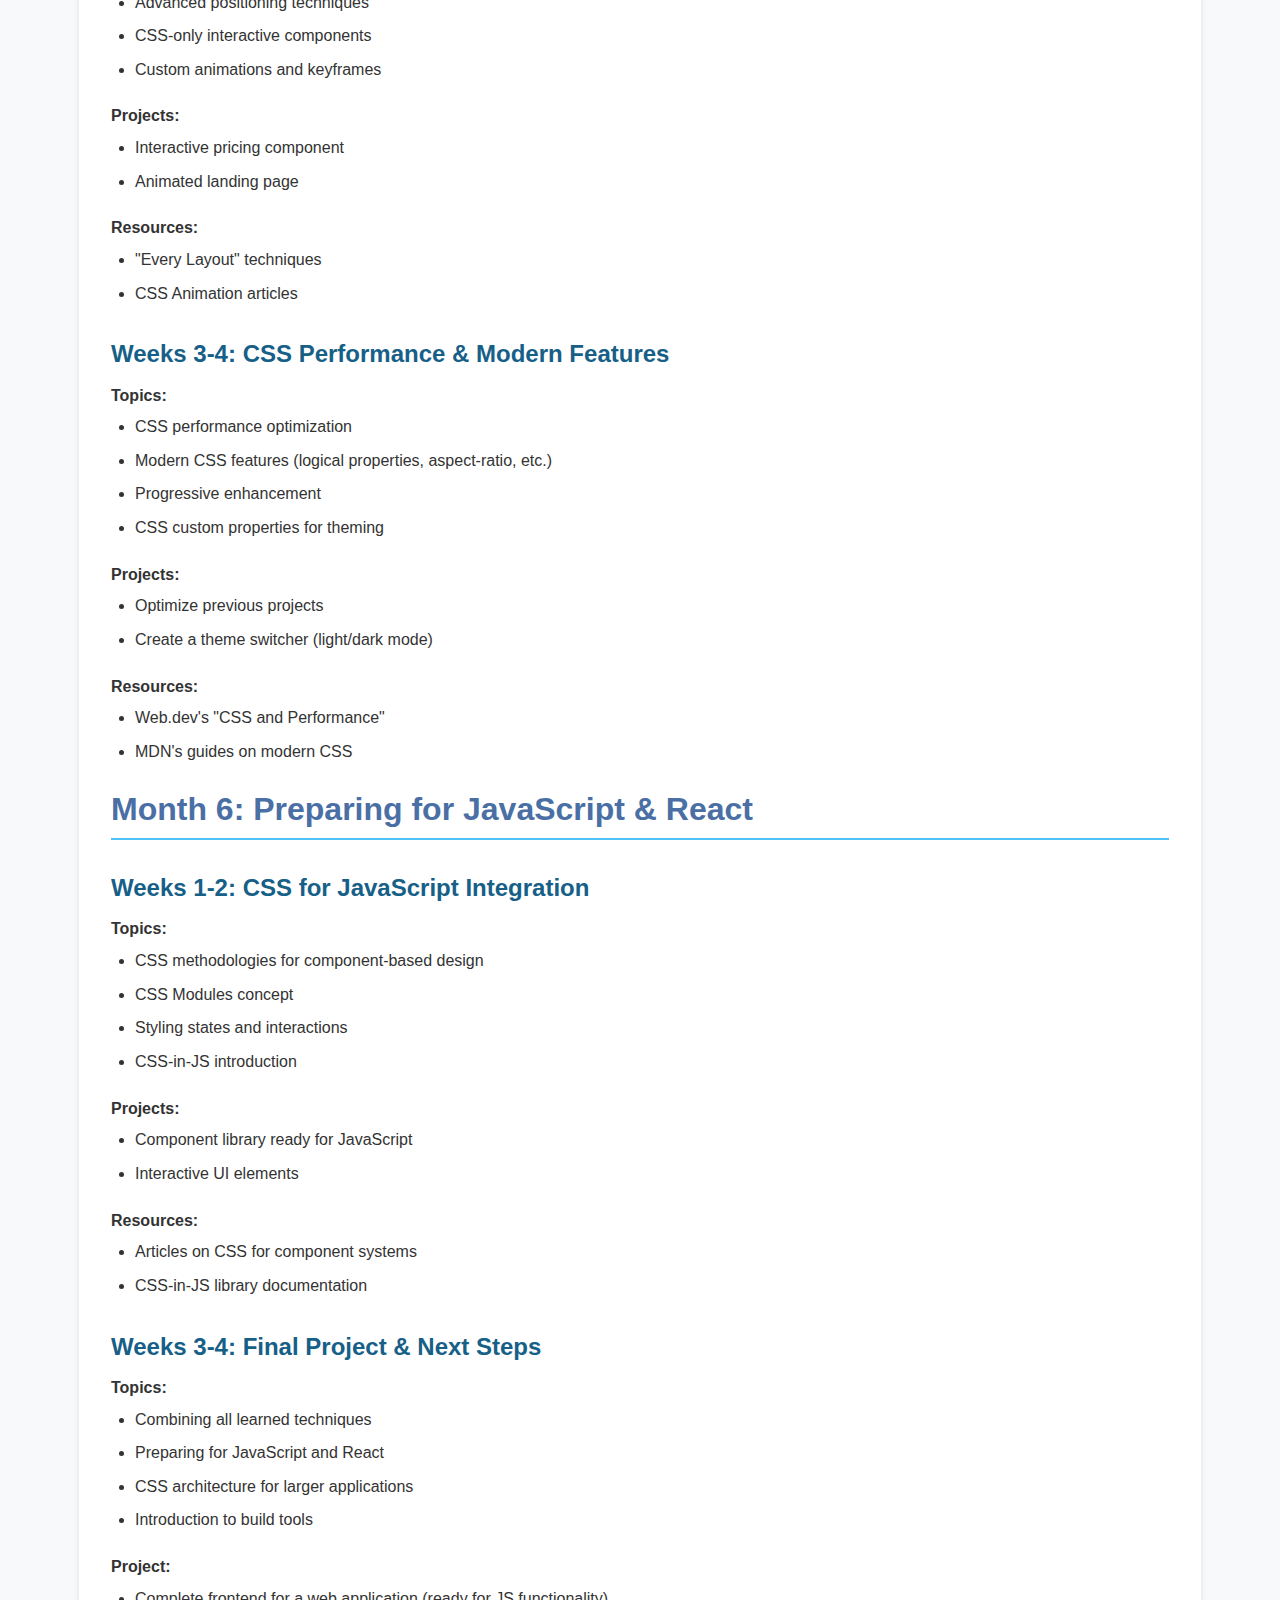
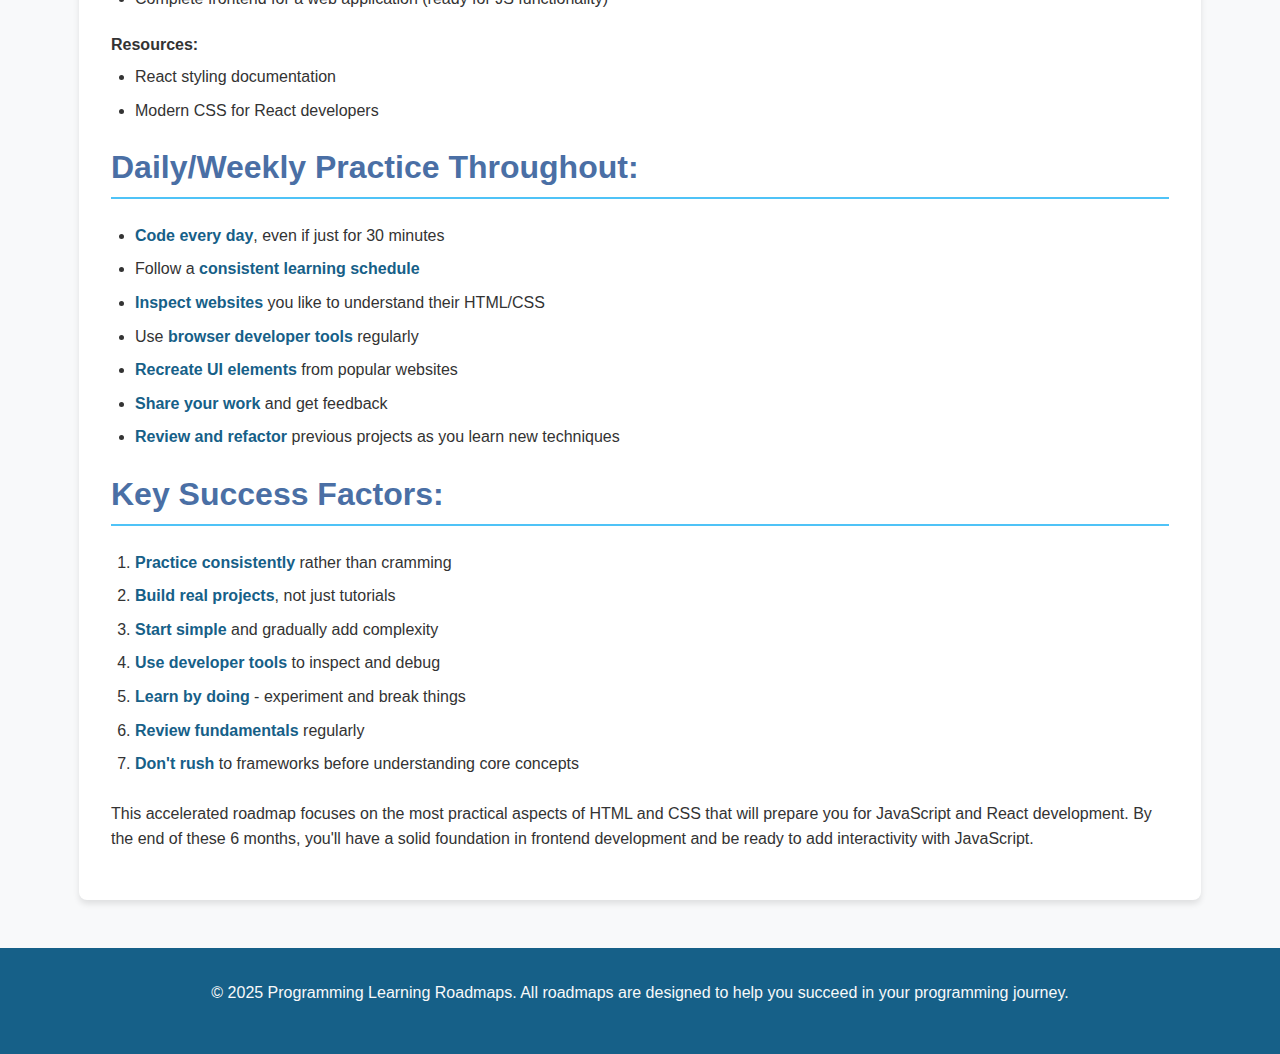
<file: html-css.html>
<!DOCTYPE html>
<html lang="en">
<head>
    <meta charset="UTF-8">
    <meta name="viewport" content="width=device-width, initial-scale=1.0">
    <title>HTML & CSS Learning Roadmap - Programming Roadmaps</title>
    <link rel="stylesheet" href="css/style.css">
    <link rel="stylesheet" href="https://cdnjs.cloudflare.com/ajax/libs/font-awesome/6.0.0-beta3/css/all.min.css">
</head>
<body>
    <header class="roadmap-header">
        <div class="container">
            <a href="index.html" class="back-link"><i class="fas fa-arrow-left"></i> Back to All Roadmaps</a>
            <h1><i class="fas fa-code"></i> HTML & CSS Learning Roadmap</h1>
        </div>
    </header>

    <main class="container">
        <div class="roadmap-content-page">
            <div class="roadmap-intro">
                <h2>HTML & CSS Accelerated Learning Roadmap (6 Months)</h2>
                <p>This condensed roadmap focuses on the most practical and essential aspects of HTML and CSS to get you building real projects quickly and prepare you for JavaScript and React.</p>
                <div class="roadmap-meta" style="margin: 2rem 0;">
                    <span class="duration"><i class="far fa-clock"></i> Duration: 6 months</span>
                    <span class="difficulty beginner"><i class="fas fa-signal"></i> Beginner-Friendly</span>
                    <a href="#" class="print-button btn"><i class="fas fa-print"></i> Print Roadmap</a>
                </div>
            </div>

            <section id="month1">
                <h2>Month 1: HTML Foundations & Basic CSS</h2>
                
                <h3>Weeks 1-2: HTML Essentials</h3>
                <h4>Topics:</h4>
                <ul>
                    <li>HTML document structure (DOCTYPE, html, head, body)</li>
                    <li>Text elements (headings, paragraphs, lists, links)</li>
                    <li>Images, attributes, and basic tables</li>
                    <li>Forms and input elements</li>
                    <li>Semantic HTML5 elements (header, footer, nav, main, section, article)</li>
                </ul>
                
                <h4>Projects:</h4>
                <ul>
                    <li>Personal profile page</li>
                    <li>Simple multi-page website with navigation</li>
                </ul>
                
                <h4>Resources:</h4>
                <ul>
                    <li>MDN Web Docs HTML Basics</li>
                    <li>freeCodeCamp Responsive Web Design Certification (HTML sections)</li>
                </ul>

                <h3>Weeks 3-4: CSS Fundamentals</h3>
                <h4>Topics:</h4>
                <ul>
                    <li>CSS syntax and selectors</li>
                    <li>Colors, backgrounds, and borders</li>
                    <li>Typography and text styling</li>
                    <li>The box model (margin, padding, border)</li>
                    <li>Basic layouts with display property</li>
                </ul>
                
                <h4>Projects:</h4>
                <ul>
                    <li>Style your HTML projects from weeks 1-2</li>
                    <li>Create a styled business card or product card</li>
                </ul>
                
                <h4>Resources:</h4>
                <ul>
                    <li>MDN CSS Basics</li>
                    <li>CSS-Tricks Almanac</li>
                </ul>
            </section>

            <section id="month2">
                <h2>Month 2: CSS Layout & Responsive Design</h2>
                
                <h3>Weeks 1-2: Flexbox Layout</h3>
                <h4>Topics:</h4>
                <ul>
                    <li>Flexbox container and item properties</li>
                    <li>Building one-dimensional layouts</li>
                    <li>Navigation menus with flexbox</li>
                    <li>Centering and alignment techniques</li>
                </ul>
                
                <h4>Projects:</h4>
                <ul>
                    <li>Flexible card layout</li>
                    <li>Navigation menu with dropdown</li>
                    <li>Image gallery</li>
                </ul>
                
                <h4>Resources:</h4>
                <ul>
                    <li>Flexbox Froggy game</li>
                    <li>CSS-Tricks "A Complete Guide to Flexbox"</li>
                </ul>

                <h3>Weeks 3-4: CSS Grid & Responsive Basics</h3>
                <h4>Topics:</h4>
                <ul>
                    <li>Grid container and item properties</li>
                    <li>Creating two-dimensional layouts</li>
                    <li>Combining Grid and Flexbox</li>
                    <li>Media queries and responsive units</li>
                    <li>Mobile-first approach</li>
                </ul>
                
                <h4>Projects:</h4>
                <ul>
                    <li>Responsive portfolio layout</li>
                    <li>Dashboard or app interface</li>
                </ul>
                
                <h4>Resources:</h4>
                <ul>
                    <li>Grid Garden game</li>
                    <li>CSS-Tricks "A Complete Guide to Grid"</li>
                    <li>MDN Responsive Design basics</li>
                </ul>
            </section>

            <section id="month3">
                <h2>Month 3: Advanced CSS & Best Practices</h2>
                
                <h3>Weeks 1-2: CSS Styling Techniques</h3>
                <h4>Topics:</h4>
                <ul>
                    <li>Advanced selectors and pseudo-classes</li>
                    <li>Transitions and basic animations</li>
                    <li>Transforms (2D)</li>
                    <li>Custom properties (CSS variables)</li>
                    <li>Forms and input styling</li>
                </ul>
                
                <h4>Projects:</h4>
                <ul>
                    <li>Interactive elements with transitions</li>
                    <li>Styled form with validation feedback</li>
                </ul>
                
                <h4>Resources:</h4>
                <ul>
                    <li>MDN Using CSS transitions</li>
                    <li>CSS-Tricks articles on animations</li>
                </ul>

                <h3>Weeks 3-4: CSS Architecture & Organization</h3>
                <h4>Topics:</h4>
                <ul>
                    <li>CSS naming conventions (BEM methodology)</li>
                    <li>CSS file organization</li>
                    <li>Browser developer tools for CSS</li>
                    <li>CSS reset/normalize</li>
                    <li>Common layout patterns</li>
                </ul>
                
                <h4>Projects:</h4>
                <ul>
                    <li>Refactor previous projects with BEM</li>
                    <li>Create a mini component library</li>
                </ul>
                
                <h4>Resources:</h4>
                <ul>
                    <li>BEM methodology documentation</li>
                    <li>CSS Guidelines</li>
                </ul>
            </section>

            <section id="month4">
                <h2>Month 4: Practical Projects & Integration</h2>
                
                <h3>Weeks 1-2: Building a Complete Website</h3>
                <h4>Topics:</h4>
                <ul>
                    <li>Planning site structure and layout</li>
                    <li>Navigation patterns</li>
                    <li>Consistent styling across pages</li>
                    <li>Basic accessibility considerations</li>
                </ul>
                
                <h4>Project:</h4>
                <ul>
                    <li>Multi-page responsive website (portfolio, blog, or business site)</li>
                </ul>
                
                <h4>Resources:</h4>
                <ul>
                    <li>Web.dev's "Learn Responsive Design"</li>
                    <li>A11Y Project checklist</li>
                </ul>

                <h3>Weeks 3-4: CSS Frameworks Introduction</h3>
                <h4>Topics:</h4>
                <ul>
                    <li>Understanding CSS frameworks</li>
                    <li>Bootstrap basics</li>
                    <li>Tailwind CSS introduction</li>
                    <li>When to use frameworks vs. custom CSS</li>
                </ul>
                
                <h4>Projects:</h4>
                <ul>
                    <li>Rebuild a previous project using Bootstrap</li>
                    <li>Create a landing page with Tailwind CSS</li>
                </ul>
                
                <h4>Resources:</h4>
                <ul>
                    <li>Bootstrap documentation</li>
                    <li>Tailwind CSS documentation</li>
                </ul>
            </section>

            <section id="month5">
                <h2>Month 5: Advanced Techniques & Performance</h2>
                
                <h3>Weeks 1-2: Advanced Layout & Effects</h3>
                <h4>Topics:</h4>
                <ul>
                    <li>Complex layouts combining Grid and Flexbox</li>
                    <li>Advanced positioning techniques</li>
                    <li>CSS-only interactive components</li>
                    <li>Custom animations and keyframes</li>
                </ul>
                
                <h4>Projects:</h4>
                <ul>
                    <li>Interactive pricing component</li>
                    <li>Animated landing page</li>
                </ul>
                
                <h4>Resources:</h4>
                <ul>
                    <li>"Every Layout" techniques</li>
                    <li>CSS Animation articles</li>
                </ul>

                <h3>Weeks 3-4: CSS Performance & Modern Features</h3>
                <h4>Topics:</h4>
                <ul>
                    <li>CSS performance optimization</li>
                    <li>Modern CSS features (logical properties, aspect-ratio, etc.)</li>
                    <li>Progressive enhancement</li>
                    <li>CSS custom properties for theming</li>
                </ul>
                
                <h4>Projects:</h4>
                <ul>
                    <li>Optimize previous projects</li>
                    <li>Create a theme switcher (light/dark mode)</li>
                </ul>
                
                <h4>Resources:</h4>
                <ul>
                    <li>Web.dev's "CSS and Performance"</li>
                    <li>MDN's guides on modern CSS</li>
                </ul>
            </section>

            <section id="month6">
                <h2>Month 6: Preparing for JavaScript & React</h2>
                
                <h3>Weeks 1-2: CSS for JavaScript Integration</h3>
                <h4>Topics:</h4>
                <ul>
                    <li>CSS methodologies for component-based design</li>
                    <li>CSS Modules concept</li>
                    <li>Styling states and interactions</li>
                    <li>CSS-in-JS introduction</li>
                </ul>
                
                <h4>Projects:</h4>
                <ul>
                    <li>Component library ready for JavaScript</li>
                    <li>Interactive UI elements</li>
                </ul>
                
                <h4>Resources:</h4>
                <ul>
                    <li>Articles on CSS for component systems</li>
                    <li>CSS-in-JS library documentation</li>
                </ul>

                <h3>Weeks 3-4: Final Project & Next Steps</h3>
                <h4>Topics:</h4>
                <ul>
                    <li>Combining all learned techniques</li>
                    <li>Preparing for JavaScript and React</li>
                    <li>CSS architecture for larger applications</li>
                    <li>Introduction to build tools</li>
                </ul>
                
                <h4>Project:</h4>
                <ul>
                    <li>Complete frontend for a web application (ready for JS functionality)</li>
                </ul>
                
                <h4>Resources:</h4>
                <ul>
                    <li>React styling documentation</li>
                    <li>Modern CSS for React developers</li>
                </ul>
            </section>

            <section id="continuous-practice">
                <h2>Daily/Weekly Practice Throughout:</h2>
                <ul>
                    <li><strong>Code every day</strong>, even if just for 30 minutes</li>
                    <li>Follow a <strong>consistent learning schedule</strong></li>
                    <li><strong>Inspect websites</strong> you like to understand their HTML/CSS</li>
                    <li>Use <strong>browser developer tools</strong> regularly</li>
                    <li><strong>Recreate UI elements</strong> from popular websites</li>
                    <li><strong>Share your work</strong> and get feedback</li>
                    <li><strong>Review and refactor</strong> previous projects as you learn new techniques</li>
                </ul>
            </section>

            <section id="success-factors">
                <h2>Key Success Factors:</h2>
                <ol>
                    <li><strong>Practice consistently</strong> rather than cramming</li>
                    <li><strong>Build real projects</strong>, not just tutorials</li>
                    <li><strong>Start simple</strong> and gradually add complexity</li>
                    <li><strong>Use developer tools</strong> to inspect and debug</li>
                    <li><strong>Learn by doing</strong> - experiment and break things</li>
                    <li><strong>Review fundamentals</strong> regularly</li>
                    <li><strong>Don't rush</strong> to frameworks before understanding core concepts</li>
                </ol>
                
                <p>This accelerated roadmap focuses on the most practical aspects of HTML and CSS that will prepare you for JavaScript and React development. By the end of these 6 months, you'll have a solid foundation in frontend development and be ready to add interactivity with JavaScript.</p>
            </section>
        </div>
    </main>

    <footer>
        <div class="container">
            <p>&copy; 2025 Programming Learning Roadmaps. All roadmaps are designed to help you succeed in your programming journey.</p>
        </div>
    </footer>

    <script src="js/script.js"></script>
</body>
</html>
</file>
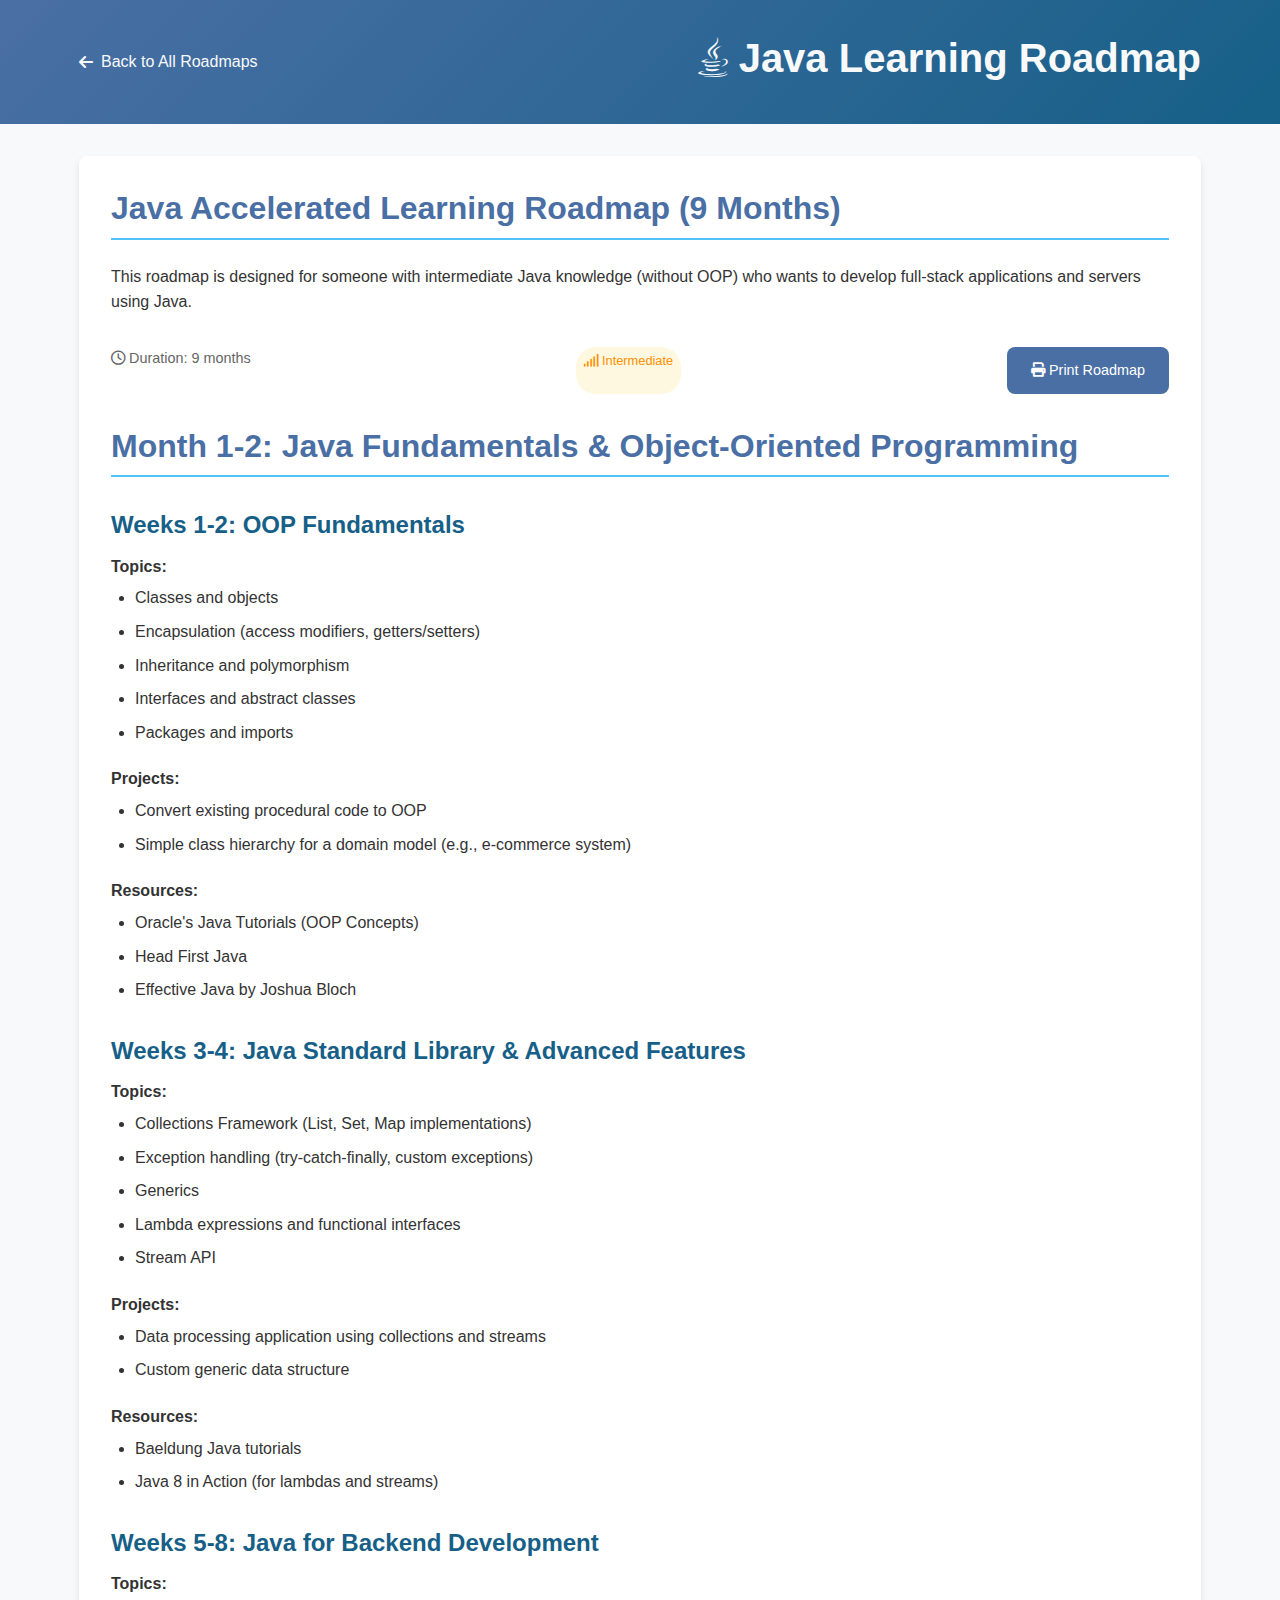
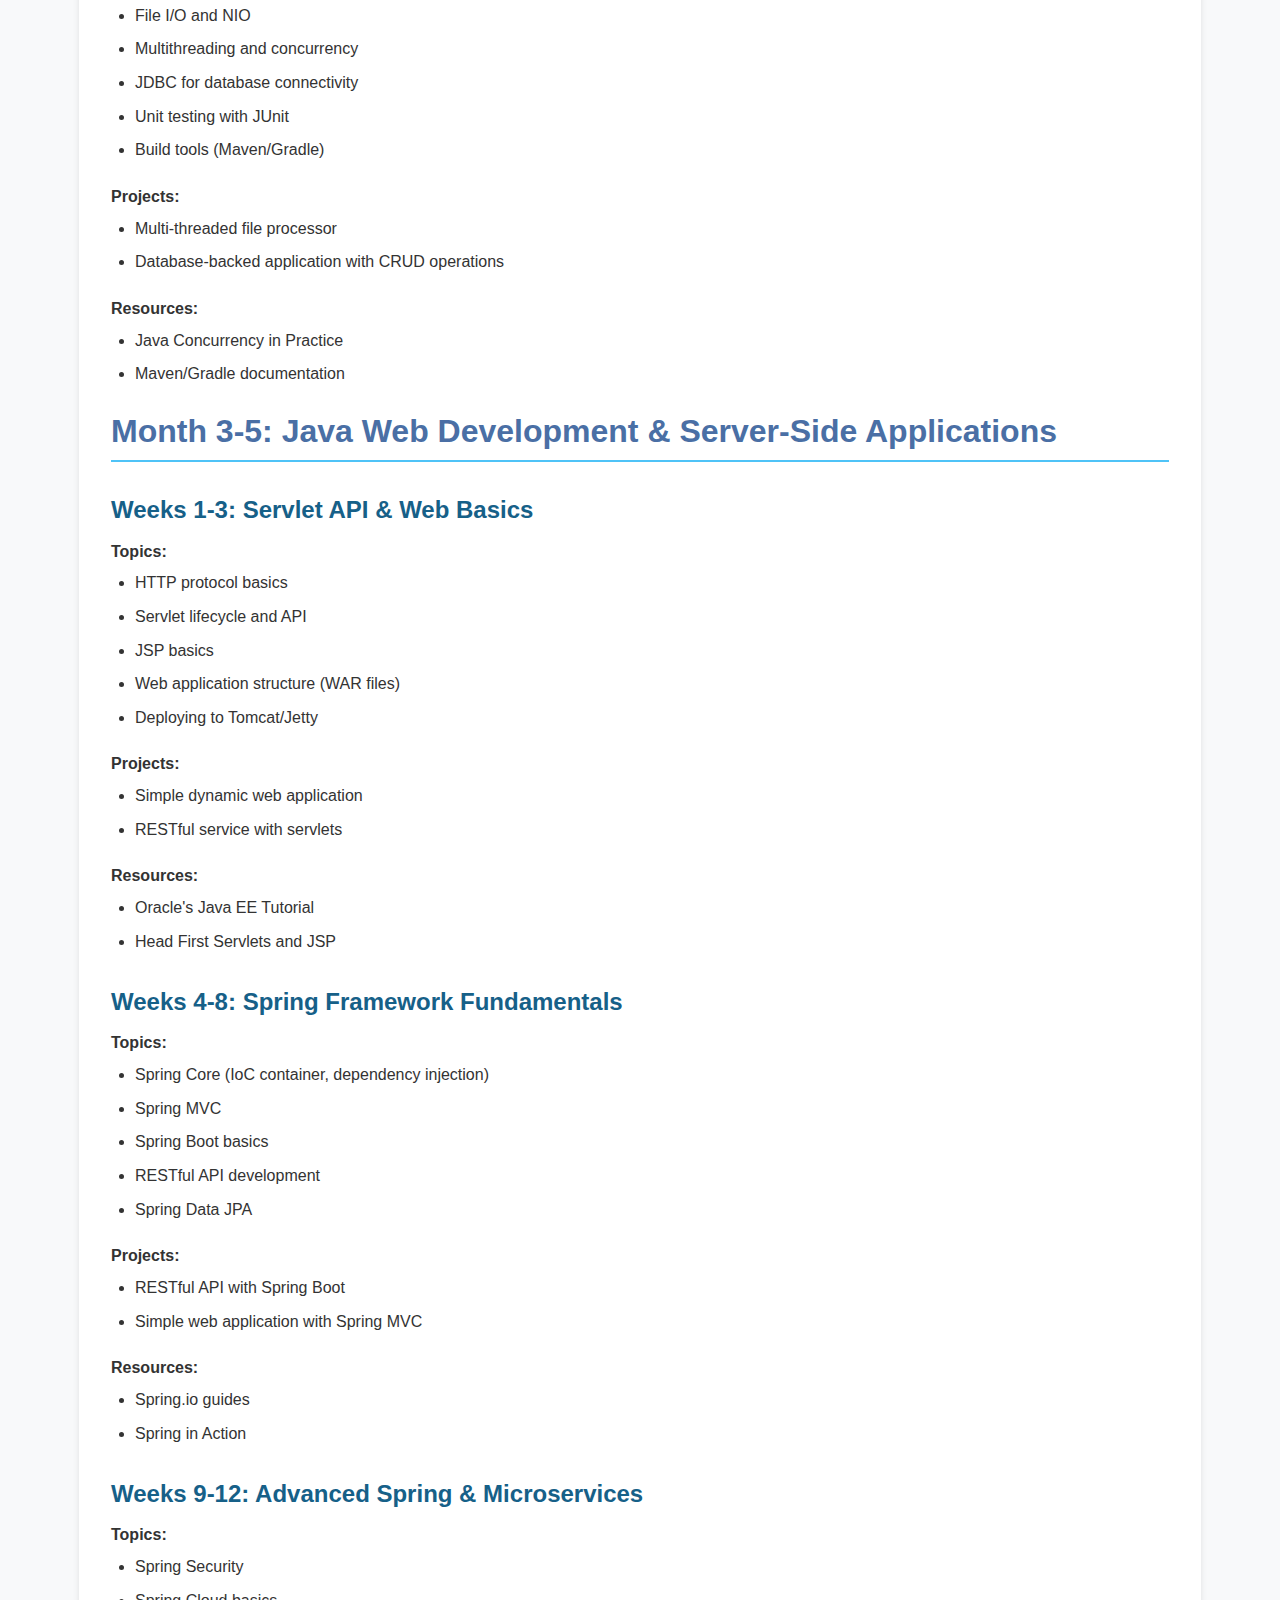
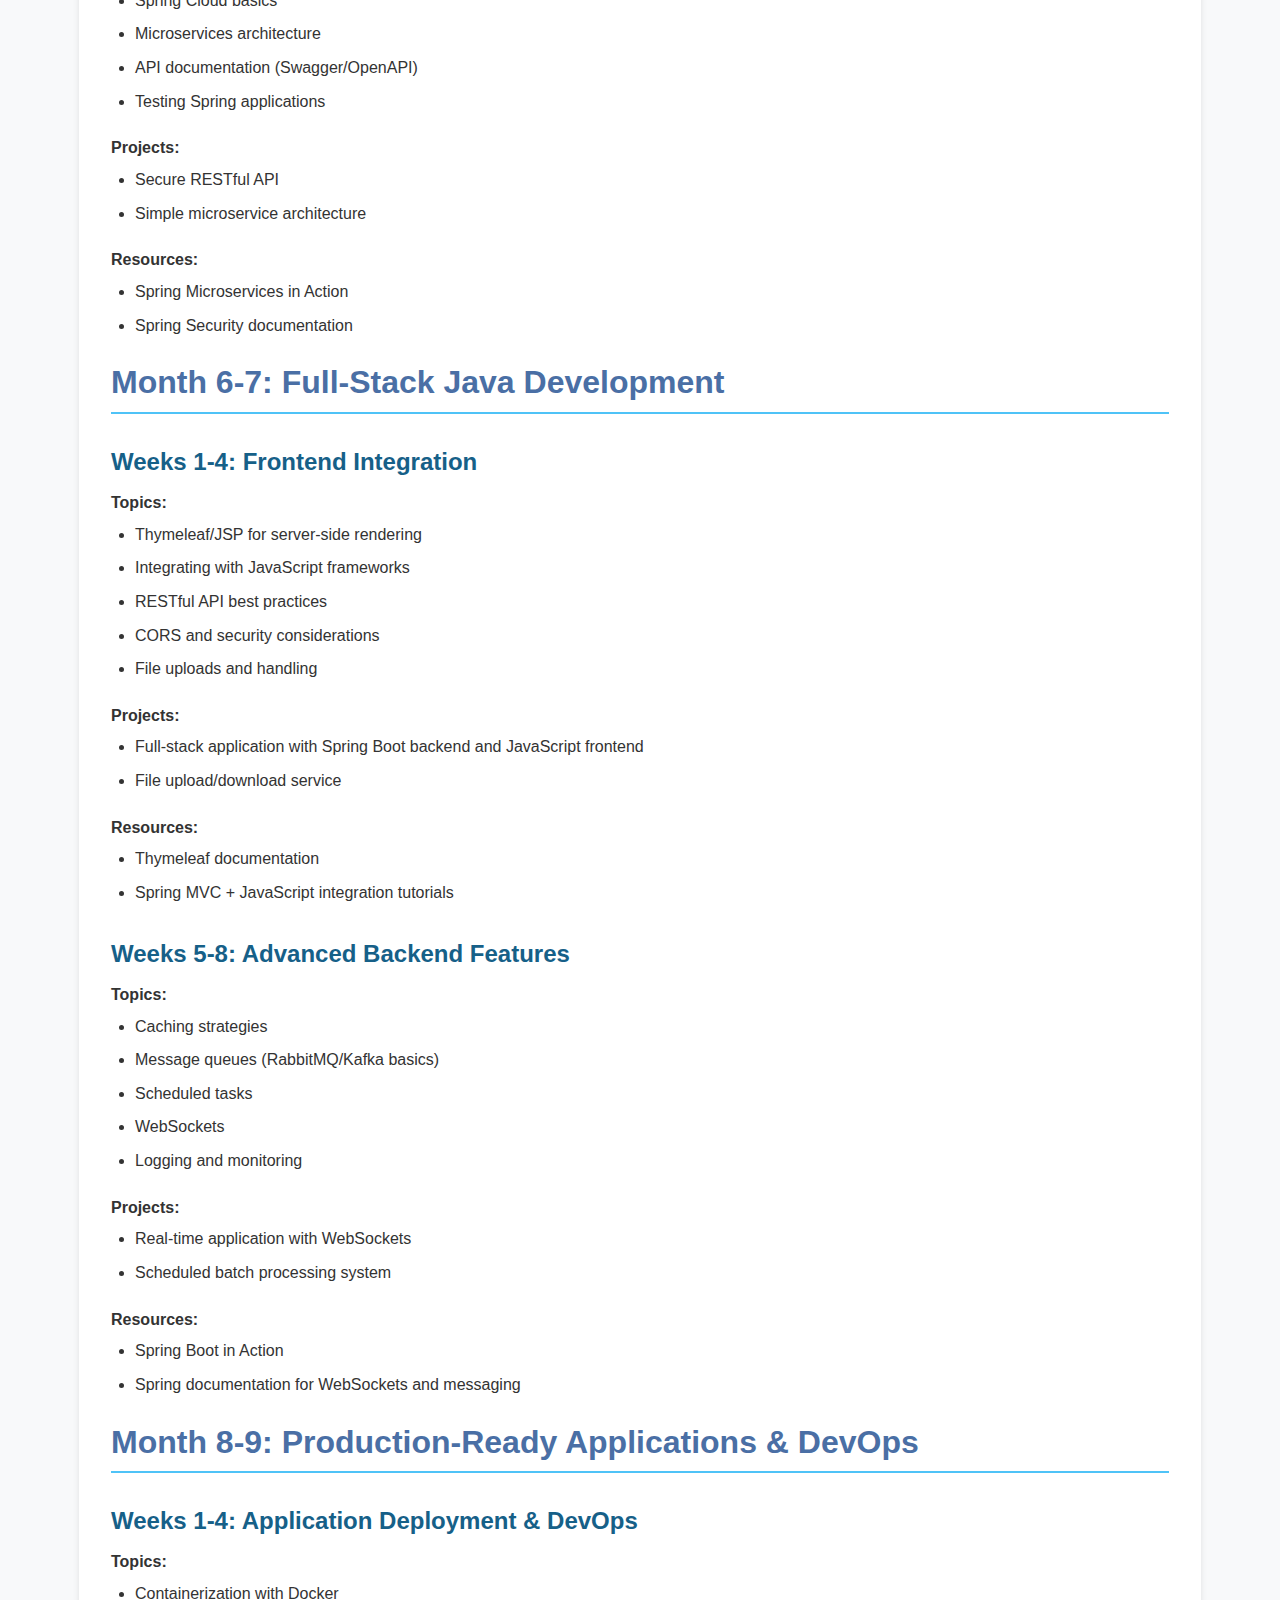
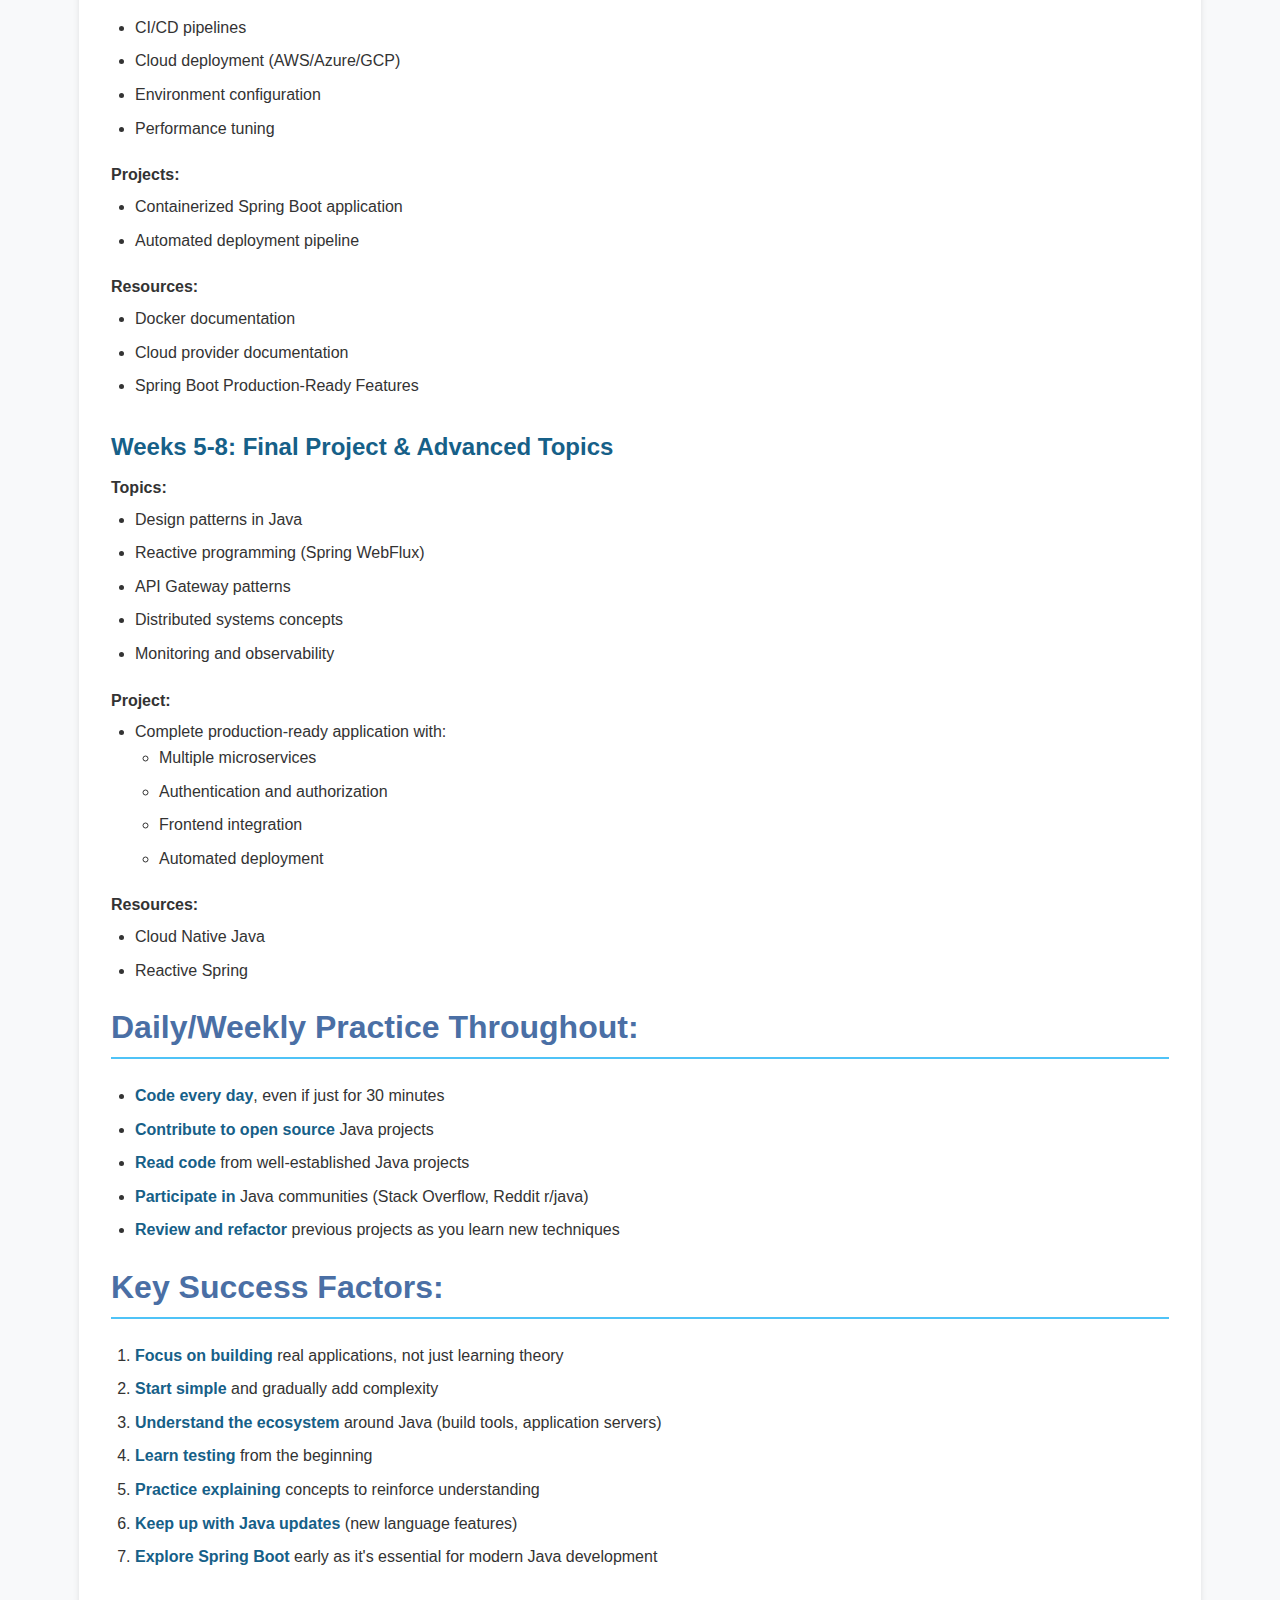
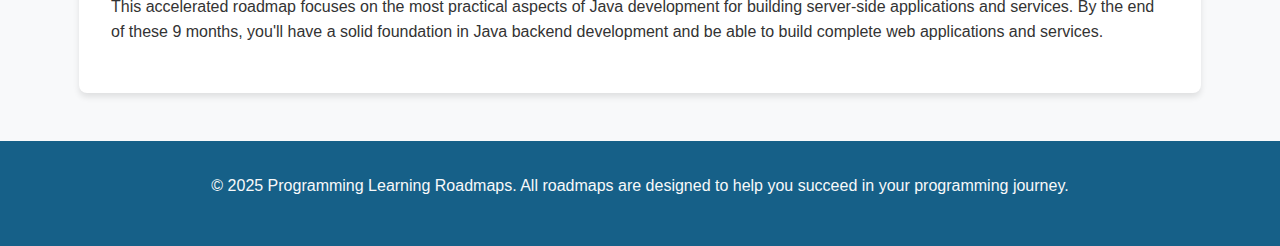
<file: java.html>
<!DOCTYPE html>
<html lang="en">
<head>
    <meta charset="UTF-8">
    <meta name="viewport" content="width=device-width, initial-scale=1.0">
    <title>Java Learning Roadmap - Programming Roadmaps</title>
    <link rel="stylesheet" href="css/style.css">
    <link rel="stylesheet" href="https://cdnjs.cloudflare.com/ajax/libs/font-awesome/6.0.0-beta3/css/all.min.css">
</head>
<body>
    <header class="roadmap-header">
        <div class="container">
            <a href="index.html" class="back-link"><i class="fas fa-arrow-left"></i> Back to All Roadmaps</a>
            <h1><i class="fab fa-java"></i> Java Learning Roadmap</h1>
        </div>
    </header>

    <main class="container">
        <div class="roadmap-content-page">
            <div class="roadmap-intro">
                <h2>Java Accelerated Learning Roadmap (9 Months)</h2>
                <p>This roadmap is designed for someone with intermediate Java knowledge (without OOP) who wants to develop full-stack applications and servers using Java.</p>
                <div class="roadmap-meta" style="margin: 2rem 0;">
                    <span class="duration"><i class="far fa-clock"></i> Duration: 9 months</span>
                    <span class="difficulty intermediate"><i class="fas fa-signal"></i> Intermediate</span>
                    <a href="#" class="print-button btn"><i class="fas fa-print"></i> Print Roadmap</a>
                </div>
            </div>

            <section id="month1-2">
                <h2>Month 1-2: Java Fundamentals & Object-Oriented Programming</h2>
                
                <h3>Weeks 1-2: OOP Fundamentals</h3>
                <h4>Topics:</h4>
                <ul>
                    <li>Classes and objects</li>
                    <li>Encapsulation (access modifiers, getters/setters)</li>
                    <li>Inheritance and polymorphism</li>
                    <li>Interfaces and abstract classes</li>
                    <li>Packages and imports</li>
                </ul>
                
                <h4>Projects:</h4>
                <ul>
                    <li>Convert existing procedural code to OOP</li>
                    <li>Simple class hierarchy for a domain model (e.g., e-commerce system)</li>
                </ul>
                
                <h4>Resources:</h4>
                <ul>
                    <li>Oracle's Java Tutorials (OOP Concepts)</li>
                    <li>Head First Java</li>
                    <li>Effective Java by Joshua Bloch</li>
                </ul>

                <h3>Weeks 3-4: Java Standard Library & Advanced Features</h3>
                <h4>Topics:</h4>
                <ul>
                    <li>Collections Framework (List, Set, Map implementations)</li>
                    <li>Exception handling (try-catch-finally, custom exceptions)</li>
                    <li>Generics</li>
                    <li>Lambda expressions and functional interfaces</li>
                    <li>Stream API</li>
                </ul>
                
                <h4>Projects:</h4>
                <ul>
                    <li>Data processing application using collections and streams</li>
                    <li>Custom generic data structure</li>
                </ul>
                
                <h4>Resources:</h4>
                <ul>
                    <li>Baeldung Java tutorials</li>
                    <li>Java 8 in Action (for lambdas and streams)</li>
                </ul>

                <h3>Weeks 5-8: Java for Backend Development</h3>
                <h4>Topics:</h4>
                <ul>
                    <li>File I/O and NIO</li>
                    <li>Multithreading and concurrency</li>
                    <li>JDBC for database connectivity</li>
                    <li>Unit testing with JUnit</li>
                    <li>Build tools (Maven/Gradle)</li>
                </ul>
                
                <h4>Projects:</h4>
                <ul>
                    <li>Multi-threaded file processor</li>
                    <li>Database-backed application with CRUD operations</li>
                </ul>
                
                <h4>Resources:</h4>
                <ul>
                    <li>Java Concurrency in Practice</li>
                    <li>Maven/Gradle documentation</li>
                </ul>
            </section>

            <section id="month3-5">
                <h2>Month 3-5: Java Web Development & Server-Side Applications</h2>
                
                <h3>Weeks 1-3: Servlet API & Web Basics</h3>
                <h4>Topics:</h4>
                <ul>
                    <li>HTTP protocol basics</li>
                    <li>Servlet lifecycle and API</li>
                    <li>JSP basics</li>
                    <li>Web application structure (WAR files)</li>
                    <li>Deploying to Tomcat/Jetty</li>
                </ul>
                
                <h4>Projects:</h4>
                <ul>
                    <li>Simple dynamic web application</li>
                    <li>RESTful service with servlets</li>
                </ul>
                
                <h4>Resources:</h4>
                <ul>
                    <li>Oracle's Java EE Tutorial</li>
                    <li>Head First Servlets and JSP</li>
                </ul>

                <h3>Weeks 4-8: Spring Framework Fundamentals</h3>
                <h4>Topics:</h4>
                <ul>
                    <li>Spring Core (IoC container, dependency injection)</li>
                    <li>Spring MVC</li>
                    <li>Spring Boot basics</li>
                    <li>RESTful API development</li>
                    <li>Spring Data JPA</li>
                </ul>
                
                <h4>Projects:</h4>
                <ul>
                    <li>RESTful API with Spring Boot</li>
                    <li>Simple web application with Spring MVC</li>
                </ul>
                
                <h4>Resources:</h4>
                <ul>
                    <li>Spring.io guides</li>
                    <li>Spring in Action</li>
                </ul>

                <h3>Weeks 9-12: Advanced Spring & Microservices</h3>
                <h4>Topics:</h4>
                <ul>
                    <li>Spring Security</li>
                    <li>Spring Cloud basics</li>
                    <li>Microservices architecture</li>
                    <li>API documentation (Swagger/OpenAPI)</li>
                    <li>Testing Spring applications</li>
                </ul>
                
                <h4>Projects:</h4>
                <ul>
                    <li>Secure RESTful API</li>
                    <li>Simple microservice architecture</li>
                </ul>
                
                <h4>Resources:</h4>
                <ul>
                    <li>Spring Microservices in Action</li>
                    <li>Spring Security documentation</li>
                </ul>
            </section>

            <section id="month6-7">
                <h2>Month 6-7: Full-Stack Java Development</h2>
                
                <h3>Weeks 1-4: Frontend Integration</h3>
                <h4>Topics:</h4>
                <ul>
                    <li>Thymeleaf/JSP for server-side rendering</li>
                    <li>Integrating with JavaScript frameworks</li>
                    <li>RESTful API best practices</li>
                    <li>CORS and security considerations</li>
                    <li>File uploads and handling</li>
                </ul>
                
                <h4>Projects:</h4>
                <ul>
                    <li>Full-stack application with Spring Boot backend and JavaScript frontend</li>
                    <li>File upload/download service</li>
                </ul>
                
                <h4>Resources:</h4>
                <ul>
                    <li>Thymeleaf documentation</li>
                    <li>Spring MVC + JavaScript integration tutorials</li>
                </ul>

                <h3>Weeks 5-8: Advanced Backend Features</h3>
                <h4>Topics:</h4>
                <ul>
                    <li>Caching strategies</li>
                    <li>Message queues (RabbitMQ/Kafka basics)</li>
                    <li>Scheduled tasks</li>
                    <li>WebSockets</li>
                    <li>Logging and monitoring</li>
                </ul>
                
                <h4>Projects:</h4>
                <ul>
                    <li>Real-time application with WebSockets</li>
                    <li>Scheduled batch processing system</li>
                </ul>
                
                <h4>Resources:</h4>
                <ul>
                    <li>Spring Boot in Action</li>
                    <li>Spring documentation for WebSockets and messaging</li>
                </ul>
            </section>

            <section id="month8-9">
                <h2>Month 8-9: Production-Ready Applications & DevOps</h2>
                
                <h3>Weeks 1-4: Application Deployment & DevOps</h3>
                <h4>Topics:</h4>
                <ul>
                    <li>Containerization with Docker</li>
                    <li>CI/CD pipelines</li>
                    <li>Cloud deployment (AWS/Azure/GCP)</li>
                    <li>Environment configuration</li>
                    <li>Performance tuning</li>
                </ul>
                
                <h4>Projects:</h4>
                <ul>
                    <li>Containerized Spring Boot application</li>
                    <li>Automated deployment pipeline</li>
                </ul>
                
                <h4>Resources:</h4>
                <ul>
                    <li>Docker documentation</li>
                    <li>Cloud provider documentation</li>
                    <li>Spring Boot Production-Ready Features</li>
                </ul>

                <h3>Weeks 5-8: Final Project & Advanced Topics</h3>
                <h4>Topics:</h4>
                <ul>
                    <li>Design patterns in Java</li>
                    <li>Reactive programming (Spring WebFlux)</li>
                    <li>API Gateway patterns</li>
                    <li>Distributed systems concepts</li>
                    <li>Monitoring and observability</li>
                </ul>
                
                <h4>Project:</h4>
                <ul>
                    <li>Complete production-ready application with:
                        <ul>
                            <li>Multiple microservices</li>
                            <li>Authentication and authorization</li>
                            <li>Frontend integration</li>
                            <li>Automated deployment</li>
                        </ul>
                    </li>
                </ul>
                
                <h4>Resources:</h4>
                <ul>
                    <li>Cloud Native Java</li>
                    <li>Reactive Spring</li>
                </ul>
            </section>

            <section id="continuous-practice">
                <h2>Daily/Weekly Practice Throughout:</h2>
                <ul>
                    <li><strong>Code every day</strong>, even if just for 30 minutes</li>
                    <li><strong>Contribute to open source</strong> Java projects</li>
                    <li><strong>Read code</strong> from well-established Java projects</li>
                    <li><strong>Participate in</strong> Java communities (Stack Overflow, Reddit r/java)</li>
                    <li><strong>Review and refactor</strong> previous projects as you learn new techniques</li>
                </ul>
            </section>

            <section id="success-factors">
                <h2>Key Success Factors:</h2>
                <ol>
                    <li><strong>Focus on building</strong> real applications, not just learning theory</li>
                    <li><strong>Start simple</strong> and gradually add complexity</li>
                    <li><strong>Understand the ecosystem</strong> around Java (build tools, application servers)</li>
                    <li><strong>Learn testing</strong> from the beginning</li>
                    <li><strong>Practice explaining</strong> concepts to reinforce understanding</li>
                    <li><strong>Keep up with Java updates</strong> (new language features)</li>
                    <li><strong>Explore Spring Boot</strong> early as it's essential for modern Java development</li>
                </ol>
                
                <p>This accelerated roadmap focuses on the most practical aspects of Java development for building server-side applications and services. By the end of these 9 months, you'll have a solid foundation in Java backend development and be able to build complete web applications and services.</p>
            </section>
        </div>
    </main>

    <footer>
        <div class="container">
            <p>&copy; 2025 Programming Learning Roadmaps. All roadmaps are designed to help you succeed in your programming journey.</p>
        </div>
    </footer>

    <script src="js/script.js"></script>
</body>
</html>
</file>
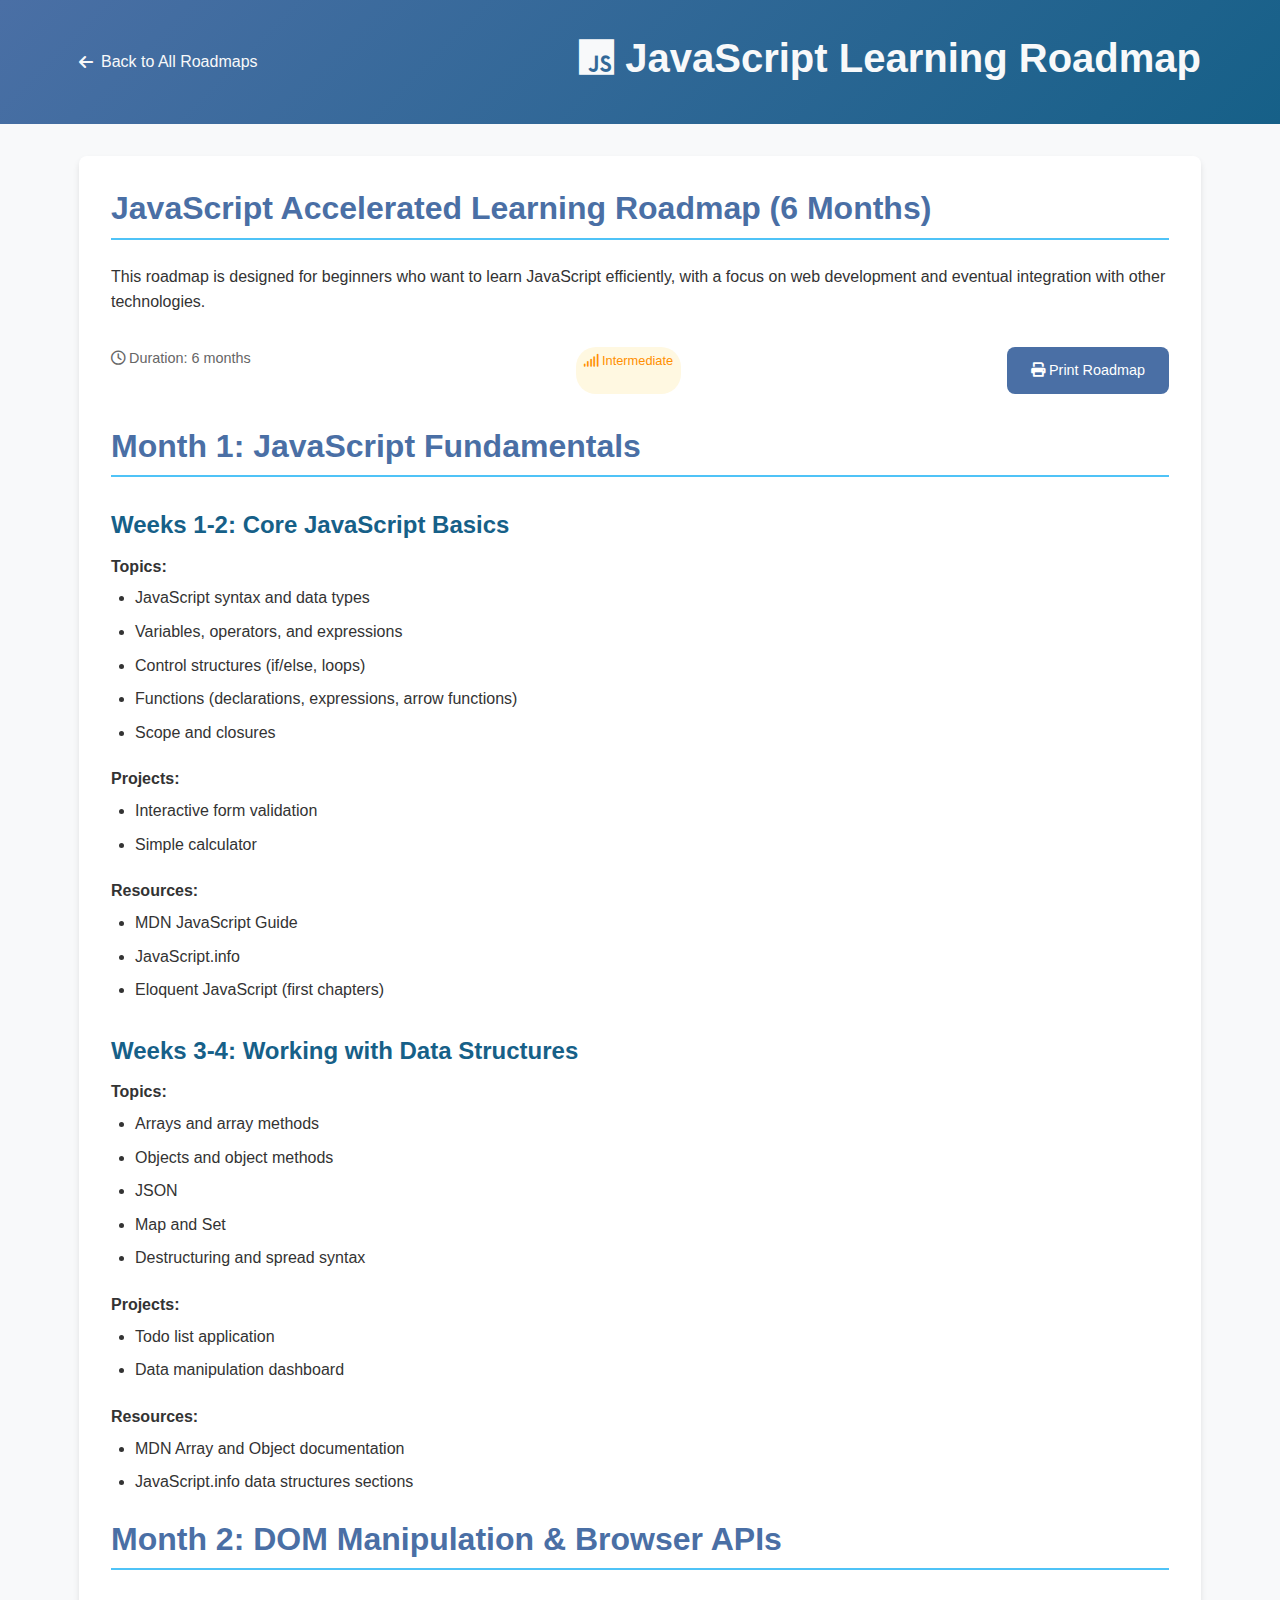
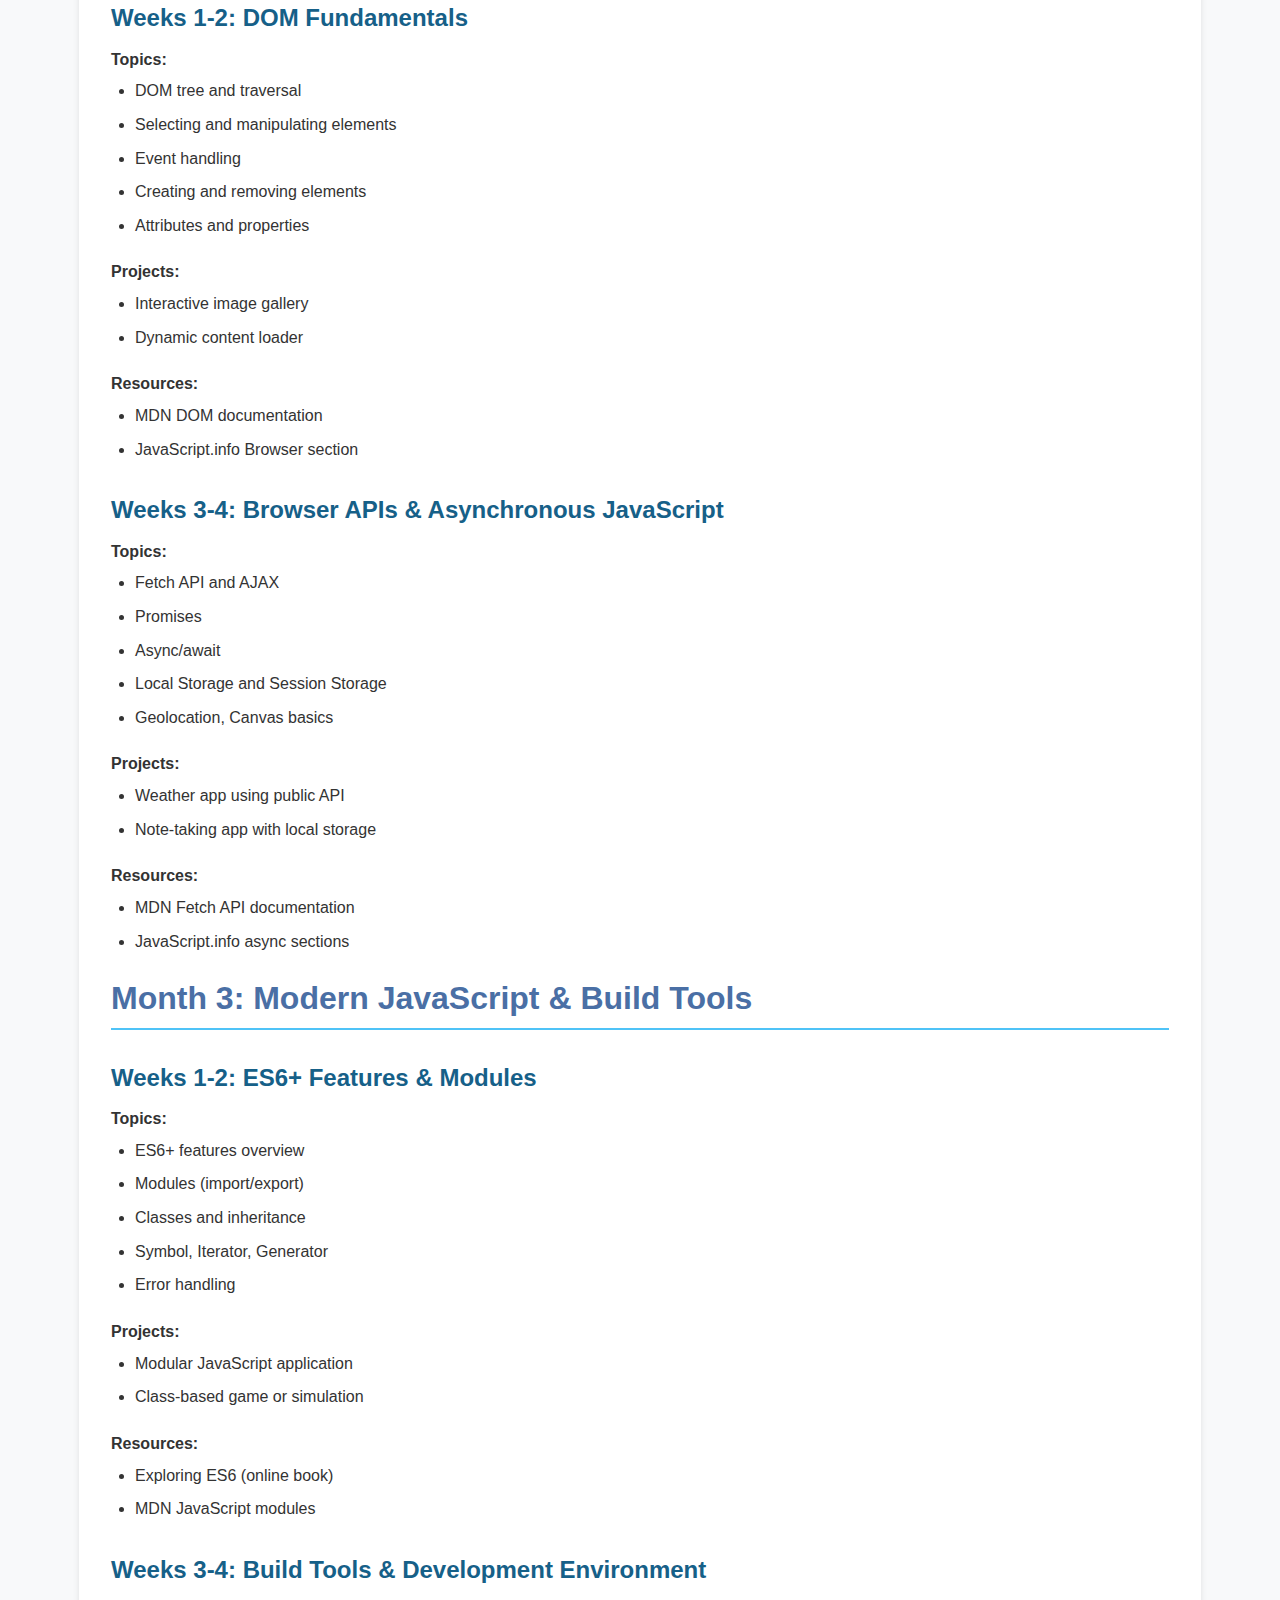
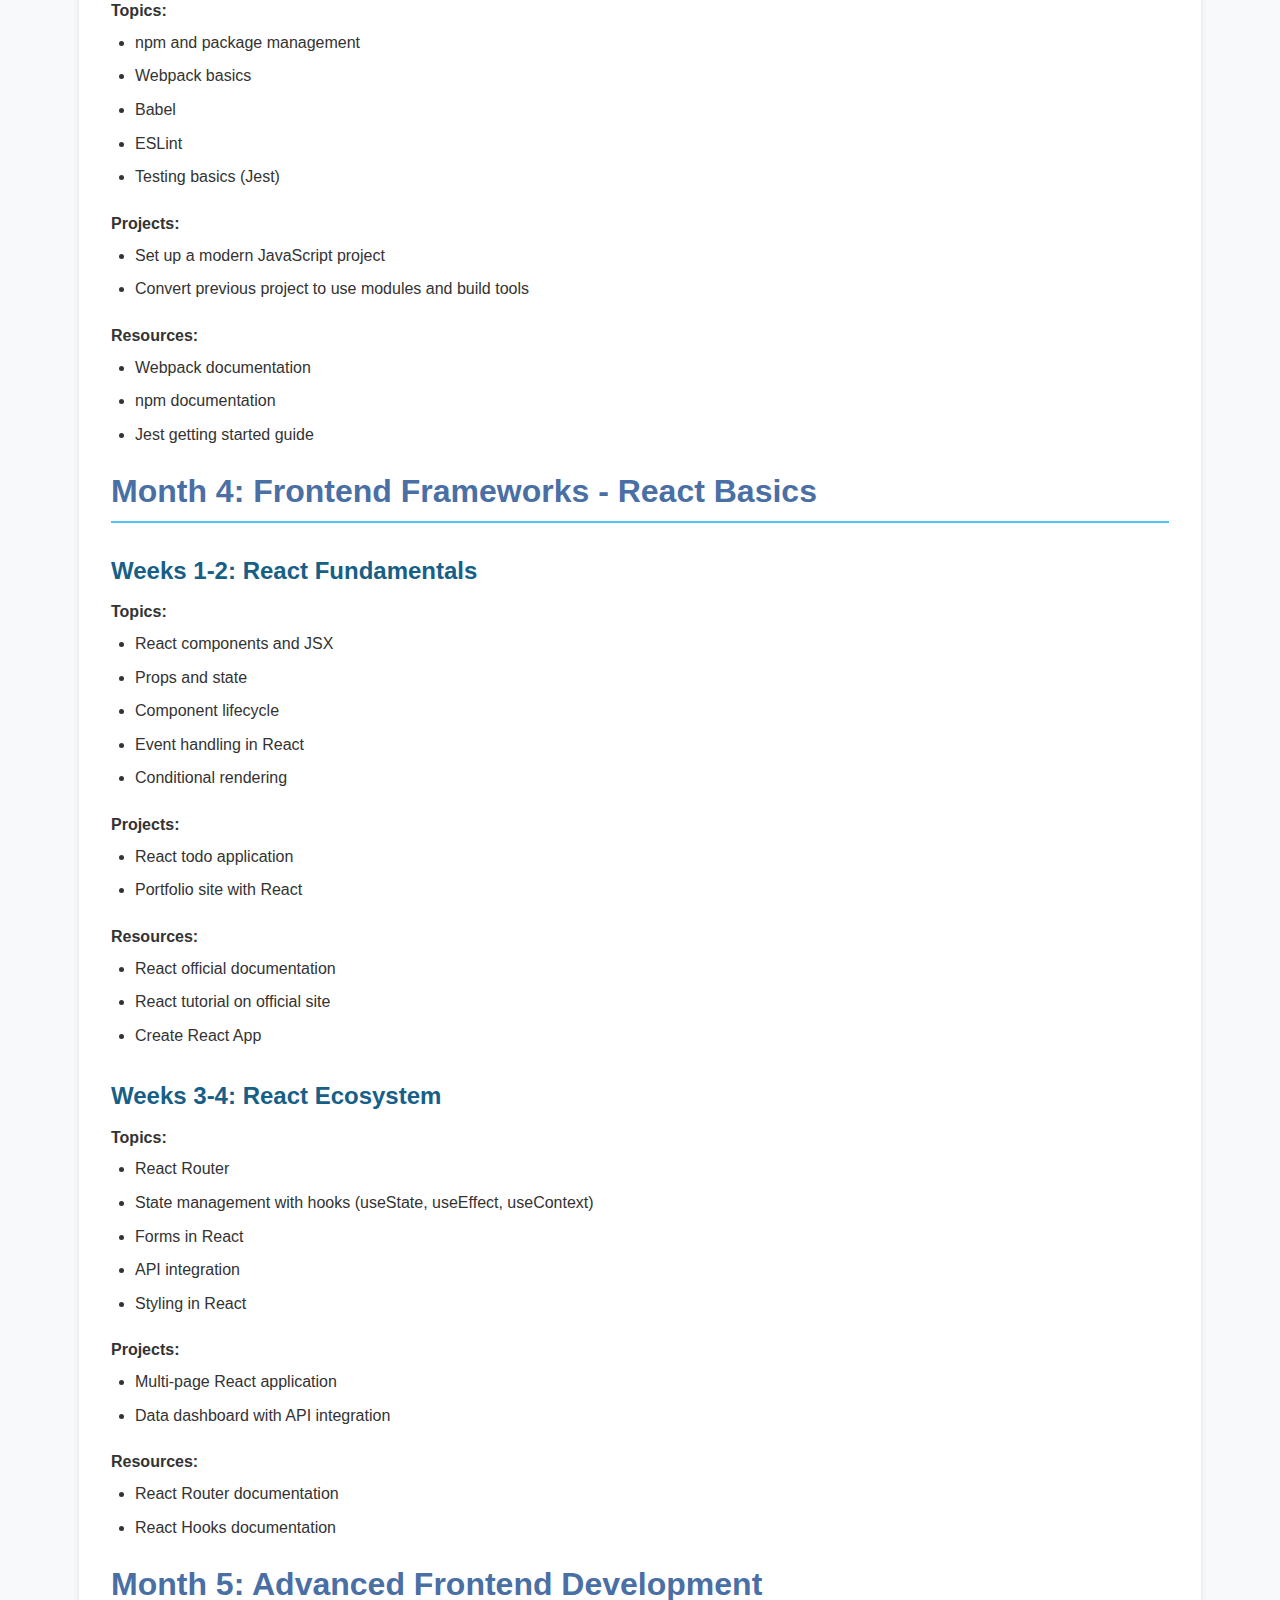
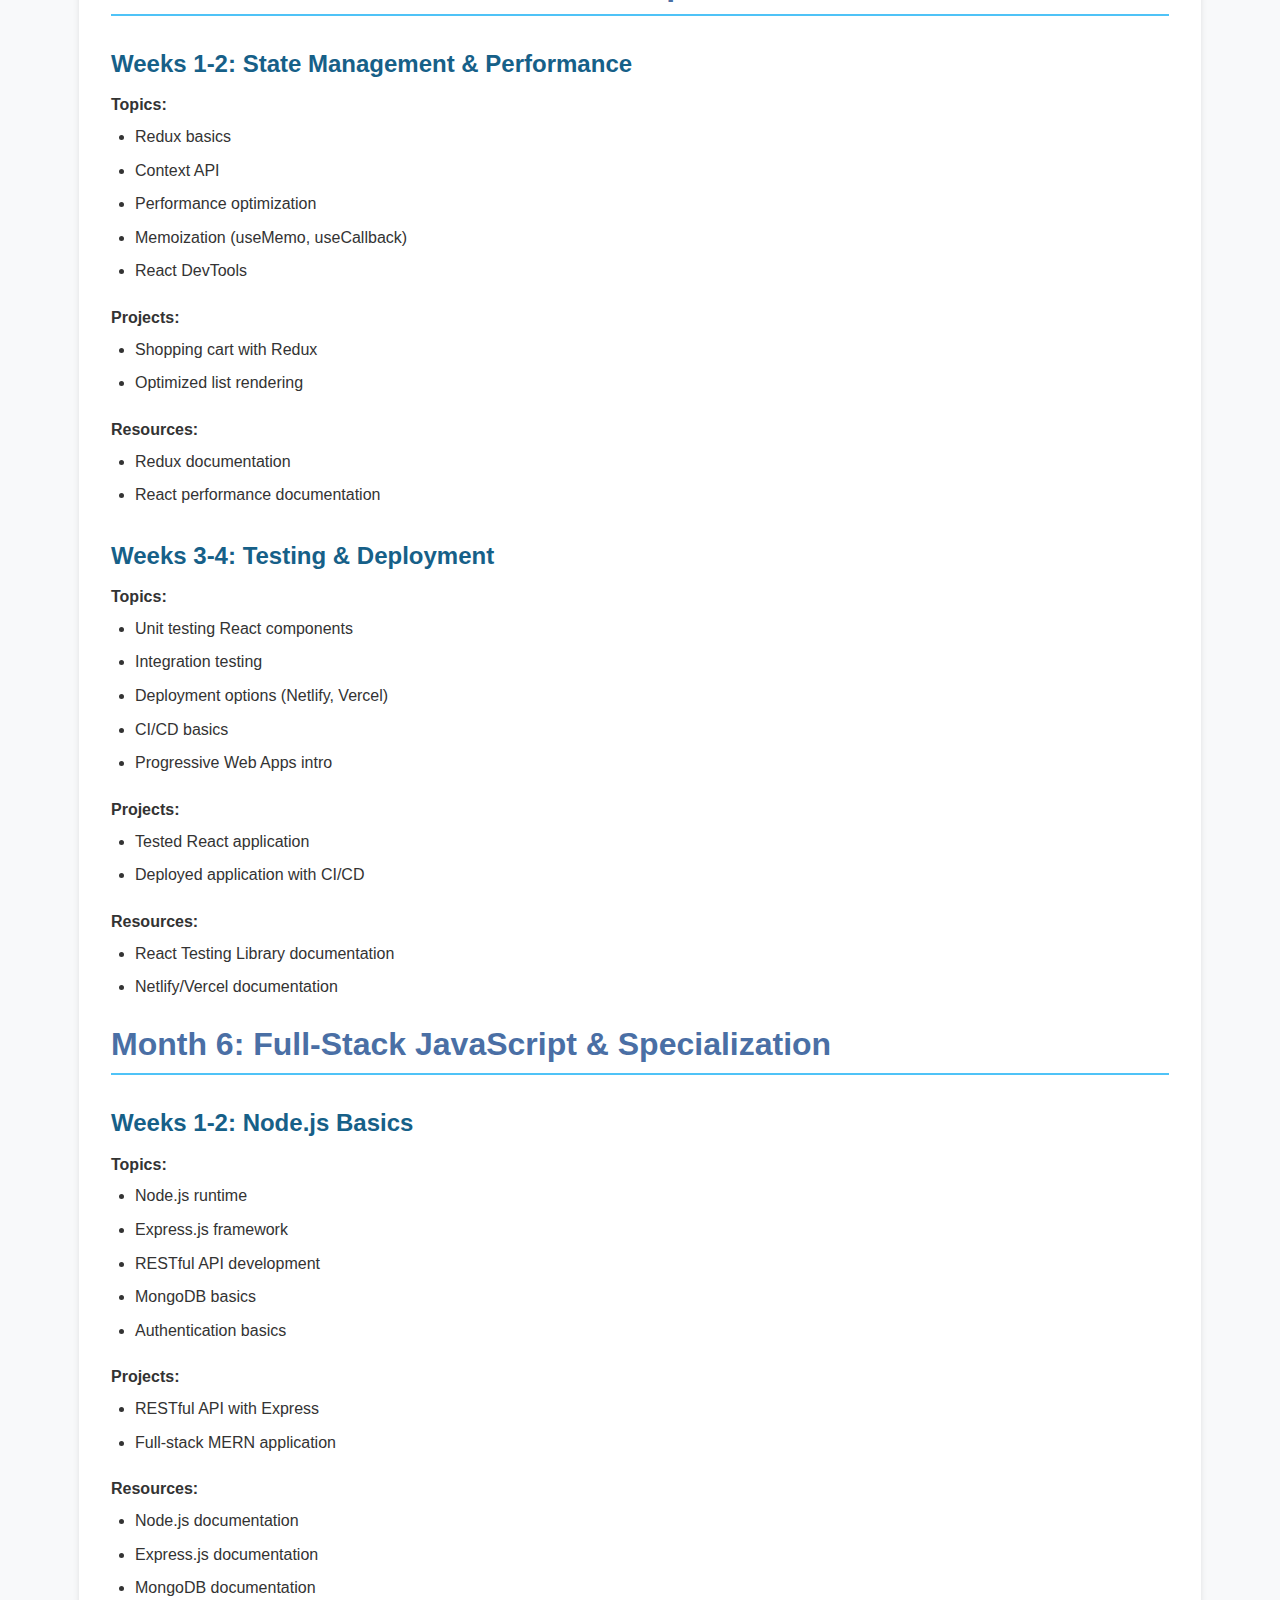
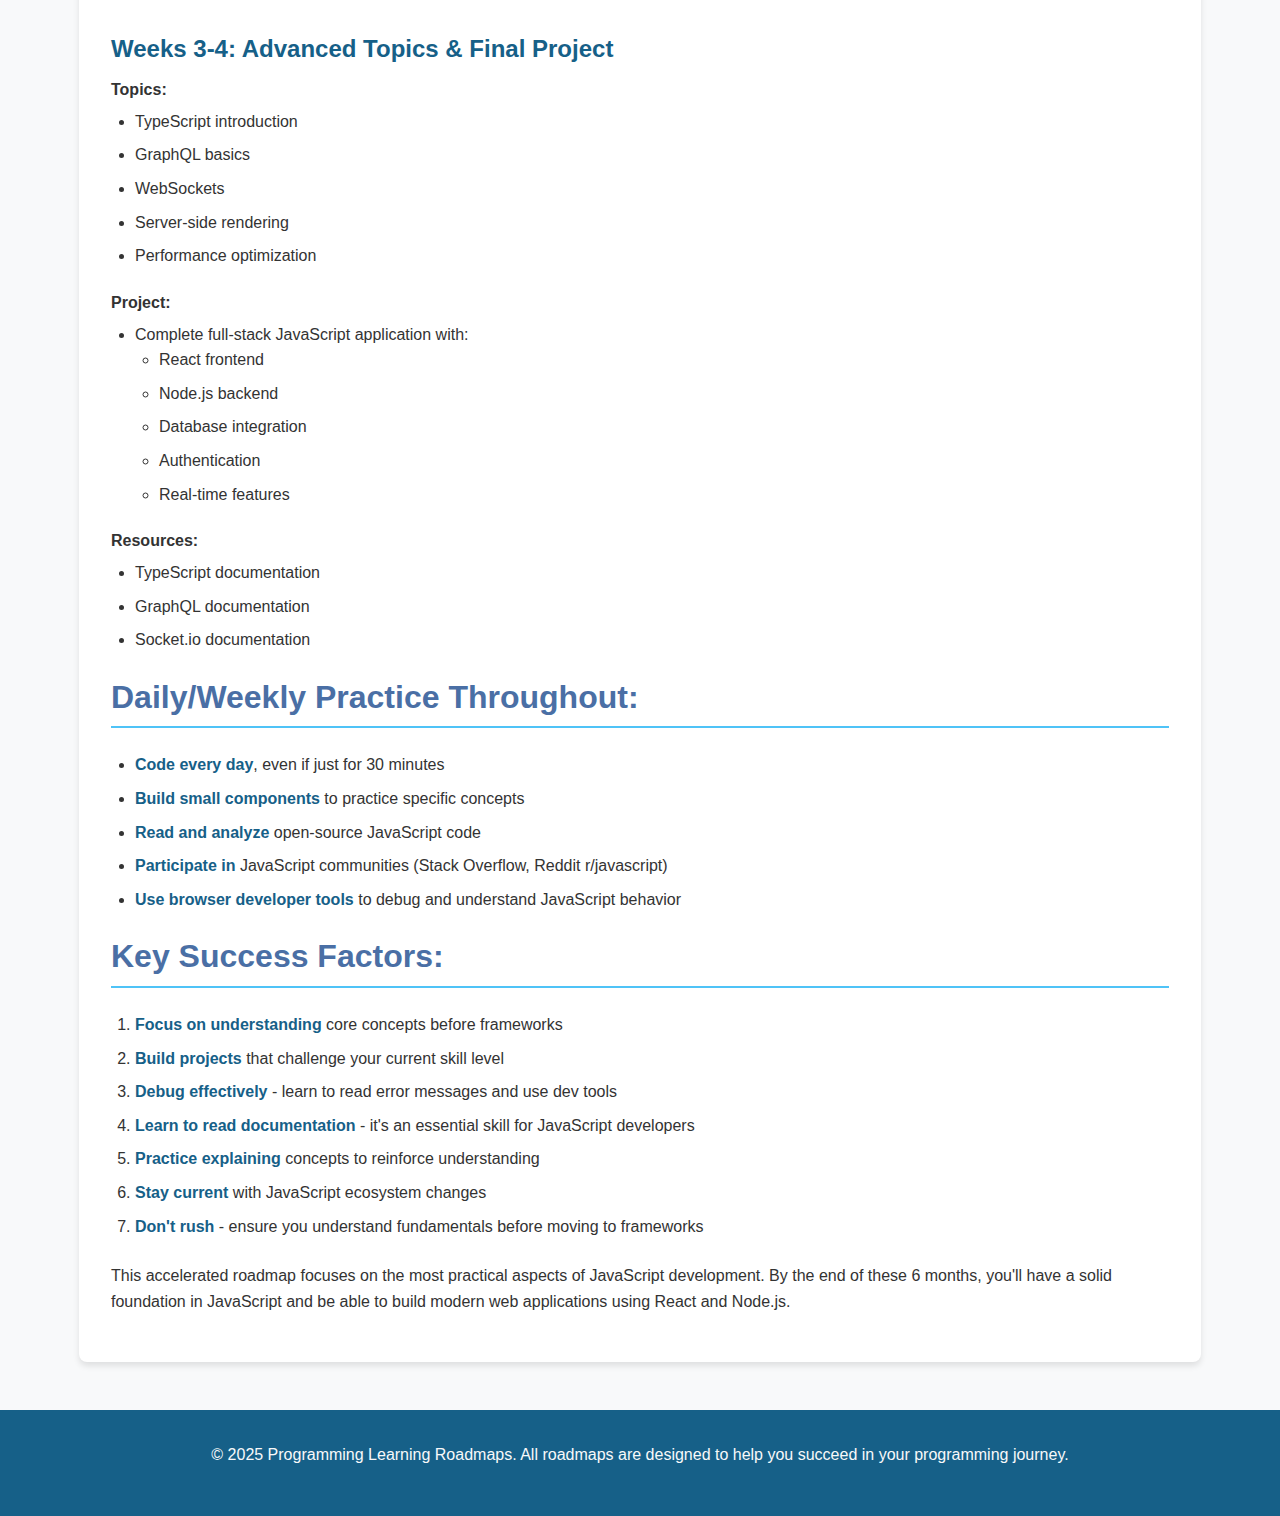
<file: javascript.html>
<!DOCTYPE html>
<html lang="en">
<head>
    <meta charset="UTF-8">
    <meta name="viewport" content="width=device-width, initial-scale=1.0">
    <title>JavaScript Learning Roadmap - Programming Roadmaps</title>
    <link rel="stylesheet" href="css/style.css">
    <link rel="stylesheet" href="https://cdnjs.cloudflare.com/ajax/libs/font-awesome/6.0.0-beta3/css/all.min.css">
</head>
<body>
    <header class="roadmap-header">
        <div class="container">
            <a href="index.html" class="back-link"><i class="fas fa-arrow-left"></i> Back to All Roadmaps</a>
            <h1><i class="fab fa-js"></i> JavaScript Learning Roadmap</h1>
        </div>
    </header>

    <main class="container">
        <div class="roadmap-content-page">
            <div class="roadmap-intro">
                <h2>JavaScript Accelerated Learning Roadmap (6 Months)</h2>
                <p>This roadmap is designed for beginners who want to learn JavaScript efficiently, with a focus on web development and eventual integration with other technologies.</p>
                <div class="roadmap-meta" style="margin: 2rem 0;">
                    <span class="duration"><i class="far fa-clock"></i> Duration: 6 months</span>
                    <span class="difficulty intermediate"><i class="fas fa-signal"></i> Intermediate</span>
                    <a href="#" class="print-button btn"><i class="fas fa-print"></i> Print Roadmap</a>
                </div>
            </div>

            <section id="month1">
                <h2>Month 1: JavaScript Fundamentals</h2>
                
                <h3>Weeks 1-2: Core JavaScript Basics</h3>
                <h4>Topics:</h4>
                <ul>
                    <li>JavaScript syntax and data types</li>
                    <li>Variables, operators, and expressions</li>
                    <li>Control structures (if/else, loops)</li>
                    <li>Functions (declarations, expressions, arrow functions)</li>
                    <li>Scope and closures</li>
                </ul>
                
                <h4>Projects:</h4>
                <ul>
                    <li>Interactive form validation</li>
                    <li>Simple calculator</li>
                </ul>
                
                <h4>Resources:</h4>
                <ul>
                    <li>MDN JavaScript Guide</li>
                    <li>JavaScript.info</li>
                    <li>Eloquent JavaScript (first chapters)</li>
                </ul>

                <h3>Weeks 3-4: Working with Data Structures</h3>
                <h4>Topics:</h4>
                <ul>
                    <li>Arrays and array methods</li>
                    <li>Objects and object methods</li>
                    <li>JSON</li>
                    <li>Map and Set</li>
                    <li>Destructuring and spread syntax</li>
                </ul>
                
                <h4>Projects:</h4>
                <ul>
                    <li>Todo list application</li>
                    <li>Data manipulation dashboard</li>
                </ul>
                
                <h4>Resources:</h4>
                <ul>
                    <li>MDN Array and Object documentation</li>
                    <li>JavaScript.info data structures sections</li>
                </ul>
            </section>

            <section id="month2">
                <h2>Month 2: DOM Manipulation & Browser APIs</h2>
                
                <h3>Weeks 1-2: DOM Fundamentals</h3>
                <h4>Topics:</h4>
                <ul>
                    <li>DOM tree and traversal</li>
                    <li>Selecting and manipulating elements</li>
                    <li>Event handling</li>
                    <li>Creating and removing elements</li>
                    <li>Attributes and properties</li>
                </ul>
                
                <h4>Projects:</h4>
                <ul>
                    <li>Interactive image gallery</li>
                    <li>Dynamic content loader</li>
                </ul>
                
                <h4>Resources:</h4>
                <ul>
                    <li>MDN DOM documentation</li>
                    <li>JavaScript.info Browser section</li>
                </ul>

                <h3>Weeks 3-4: Browser APIs & Asynchronous JavaScript</h3>
                <h4>Topics:</h4>
                <ul>
                    <li>Fetch API and AJAX</li>
                    <li>Promises</li>
                    <li>Async/await</li>
                    <li>Local Storage and Session Storage</li>
                    <li>Geolocation, Canvas basics</li>
                </ul>
                
                <h4>Projects:</h4>
                <ul>
                    <li>Weather app using public API</li>
                    <li>Note-taking app with local storage</li>
                </ul>
                
                <h4>Resources:</h4>
                <ul>
                    <li>MDN Fetch API documentation</li>
                    <li>JavaScript.info async sections</li>
                </ul>
            </section>

            <section id="month3">
                <h2>Month 3: Modern JavaScript & Build Tools</h2>
                
                <h3>Weeks 1-2: ES6+ Features & Modules</h3>
                <h4>Topics:</h4>
                <ul>
                    <li>ES6+ features overview</li>
                    <li>Modules (import/export)</li>
                    <li>Classes and inheritance</li>
                    <li>Symbol, Iterator, Generator</li>
                    <li>Error handling</li>
                </ul>
                
                <h4>Projects:</h4>
                <ul>
                    <li>Modular JavaScript application</li>
                    <li>Class-based game or simulation</li>
                </ul>
                
                <h4>Resources:</h4>
                <ul>
                    <li>Exploring ES6 (online book)</li>
                    <li>MDN JavaScript modules</li>
                </ul>

                <h3>Weeks 3-4: Build Tools & Development Environment</h3>
                <h4>Topics:</h4>
                <ul>
                    <li>npm and package management</li>
                    <li>Webpack basics</li>
                    <li>Babel</li>
                    <li>ESLint</li>
                    <li>Testing basics (Jest)</li>
                </ul>
                
                <h4>Projects:</h4>
                <ul>
                    <li>Set up a modern JavaScript project</li>
                    <li>Convert previous project to use modules and build tools</li>
                </ul>
                
                <h4>Resources:</h4>
                <ul>
                    <li>Webpack documentation</li>
                    <li>npm documentation</li>
                    <li>Jest getting started guide</li>
                </ul>
            </section>

            <section id="month4">
                <h2>Month 4: Frontend Frameworks - React Basics</h2>
                
                <h3>Weeks 1-2: React Fundamentals</h3>
                <h4>Topics:</h4>
                <ul>
                    <li>React components and JSX</li>
                    <li>Props and state</li>
                    <li>Component lifecycle</li>
                    <li>Event handling in React</li>
                    <li>Conditional rendering</li>
                </ul>
                
                <h4>Projects:</h4>
                <ul>
                    <li>React todo application</li>
                    <li>Portfolio site with React</li>
                </ul>
                
                <h4>Resources:</h4>
                <ul>
                    <li>React official documentation</li>
                    <li>React tutorial on official site</li>
                    <li>Create React App</li>
                </ul>

                <h3>Weeks 3-4: React Ecosystem</h3>
                <h4>Topics:</h4>
                <ul>
                    <li>React Router</li>
                    <li>State management with hooks (useState, useEffect, useContext)</li>
                    <li>Forms in React</li>
                    <li>API integration</li>
                    <li>Styling in React</li>
                </ul>
                
                <h4>Projects:</h4>
                <ul>
                    <li>Multi-page React application</li>
                    <li>Data dashboard with API integration</li>
                </ul>
                
                <h4>Resources:</h4>
                <ul>
                    <li>React Router documentation</li>
                    <li>React Hooks documentation</li>
                </ul>
            </section>

            <section id="month5">
                <h2>Month 5: Advanced Frontend Development</h2>
                
                <h3>Weeks 1-2: State Management & Performance</h3>
                <h4>Topics:</h4>
                <ul>
                    <li>Redux basics</li>
                    <li>Context API</li>
                    <li>Performance optimization</li>
                    <li>Memoization (useMemo, useCallback)</li>
                    <li>React DevTools</li>
                </ul>
                
                <h4>Projects:</h4>
                <ul>
                    <li>Shopping cart with Redux</li>
                    <li>Optimized list rendering</li>
                </ul>
                
                <h4>Resources:</h4>
                <ul>
                    <li>Redux documentation</li>
                    <li>React performance documentation</li>
                </ul>

                <h3>Weeks 3-4: Testing & Deployment</h3>
                <h4>Topics:</h4>
                <ul>
                    <li>Unit testing React components</li>
                    <li>Integration testing</li>
                    <li>Deployment options (Netlify, Vercel)</li>
                    <li>CI/CD basics</li>
                    <li>Progressive Web Apps intro</li>
                </ul>
                
                <h4>Projects:</h4>
                <ul>
                    <li>Tested React application</li>
                    <li>Deployed application with CI/CD</li>
                </ul>
                
                <h4>Resources:</h4>
                <ul>
                    <li>React Testing Library documentation</li>
                    <li>Netlify/Vercel documentation</li>
                </ul>
            </section>

            <section id="month6">
                <h2>Month 6: Full-Stack JavaScript & Specialization</h2>
                
                <h3>Weeks 1-2: Node.js Basics</h3>
                <h4>Topics:</h4>
                <ul>
                    <li>Node.js runtime</li>
                    <li>Express.js framework</li>
                    <li>RESTful API development</li>
                    <li>MongoDB basics</li>
                    <li>Authentication basics</li>
                </ul>
                
                <h4>Projects:</h4>
                <ul>
                    <li>RESTful API with Express</li>
                    <li>Full-stack MERN application</li>
                </ul>
                
                <h4>Resources:</h4>
                <ul>
                    <li>Node.js documentation</li>
                    <li>Express.js documentation</li>
                    <li>MongoDB documentation</li>
                </ul>

                <h3>Weeks 3-4: Advanced Topics & Final Project</h3>
                <h4>Topics:</h4>
                <ul>
                    <li>TypeScript introduction</li>
                    <li>GraphQL basics</li>
                    <li>WebSockets</li>
                    <li>Server-side rendering</li>
                    <li>Performance optimization</li>
                </ul>
                
                <h4>Project:</h4>
                <ul>
                    <li>Complete full-stack JavaScript application with:
                        <ul>
                            <li>React frontend</li>
                            <li>Node.js backend</li>
                            <li>Database integration</li>
                            <li>Authentication</li>
                            <li>Real-time features</li>
                        </ul>
                    </li>
                </ul>
                
                <h4>Resources:</h4>
                <ul>
                    <li>TypeScript documentation</li>
                    <li>GraphQL documentation</li>
                    <li>Socket.io documentation</li>
                </ul>
            </section>

            <section id="continuous-practice">
                <h2>Daily/Weekly Practice Throughout:</h2>
                <ul>
                    <li><strong>Code every day</strong>, even if just for 30 minutes</li>
                    <li><strong>Build small components</strong> to practice specific concepts</li>
                    <li><strong>Read and analyze</strong> open-source JavaScript code</li>
                    <li><strong>Participate in</strong> JavaScript communities (Stack Overflow, Reddit r/javascript)</li>
                    <li><strong>Use browser developer tools</strong> to debug and understand JavaScript behavior</li>
                </ul>
            </section>

            <section id="success-factors">
                <h2>Key Success Factors:</h2>
                <ol>
                    <li><strong>Focus on understanding</strong> core concepts before frameworks</li>
                    <li><strong>Build projects</strong> that challenge your current skill level</li>
                    <li><strong>Debug effectively</strong> - learn to read error messages and use dev tools</li>
                    <li><strong>Learn to read documentation</strong> - it's an essential skill for JavaScript developers</li>
                    <li><strong>Practice explaining</strong> concepts to reinforce understanding</li>
                    <li><strong>Stay current</strong> with JavaScript ecosystem changes</li>
                    <li><strong>Don't rush</strong> - ensure you understand fundamentals before moving to frameworks</li>
                </ol>
                
                <p>This accelerated roadmap focuses on the most practical aspects of JavaScript development. By the end of these 6 months, you'll have a solid foundation in JavaScript and be able to build modern web applications using React and Node.js.</p>
            </section>
        </div>
    </main>

    <footer>
        <div class="container">
            <p>&copy; 2025 Programming Learning Roadmaps. All roadmaps are designed to help you succeed in your programming journey.</p>
        </div>
    </footer>

    <script src="js/script.js"></script>
</body>
</html>
</file>
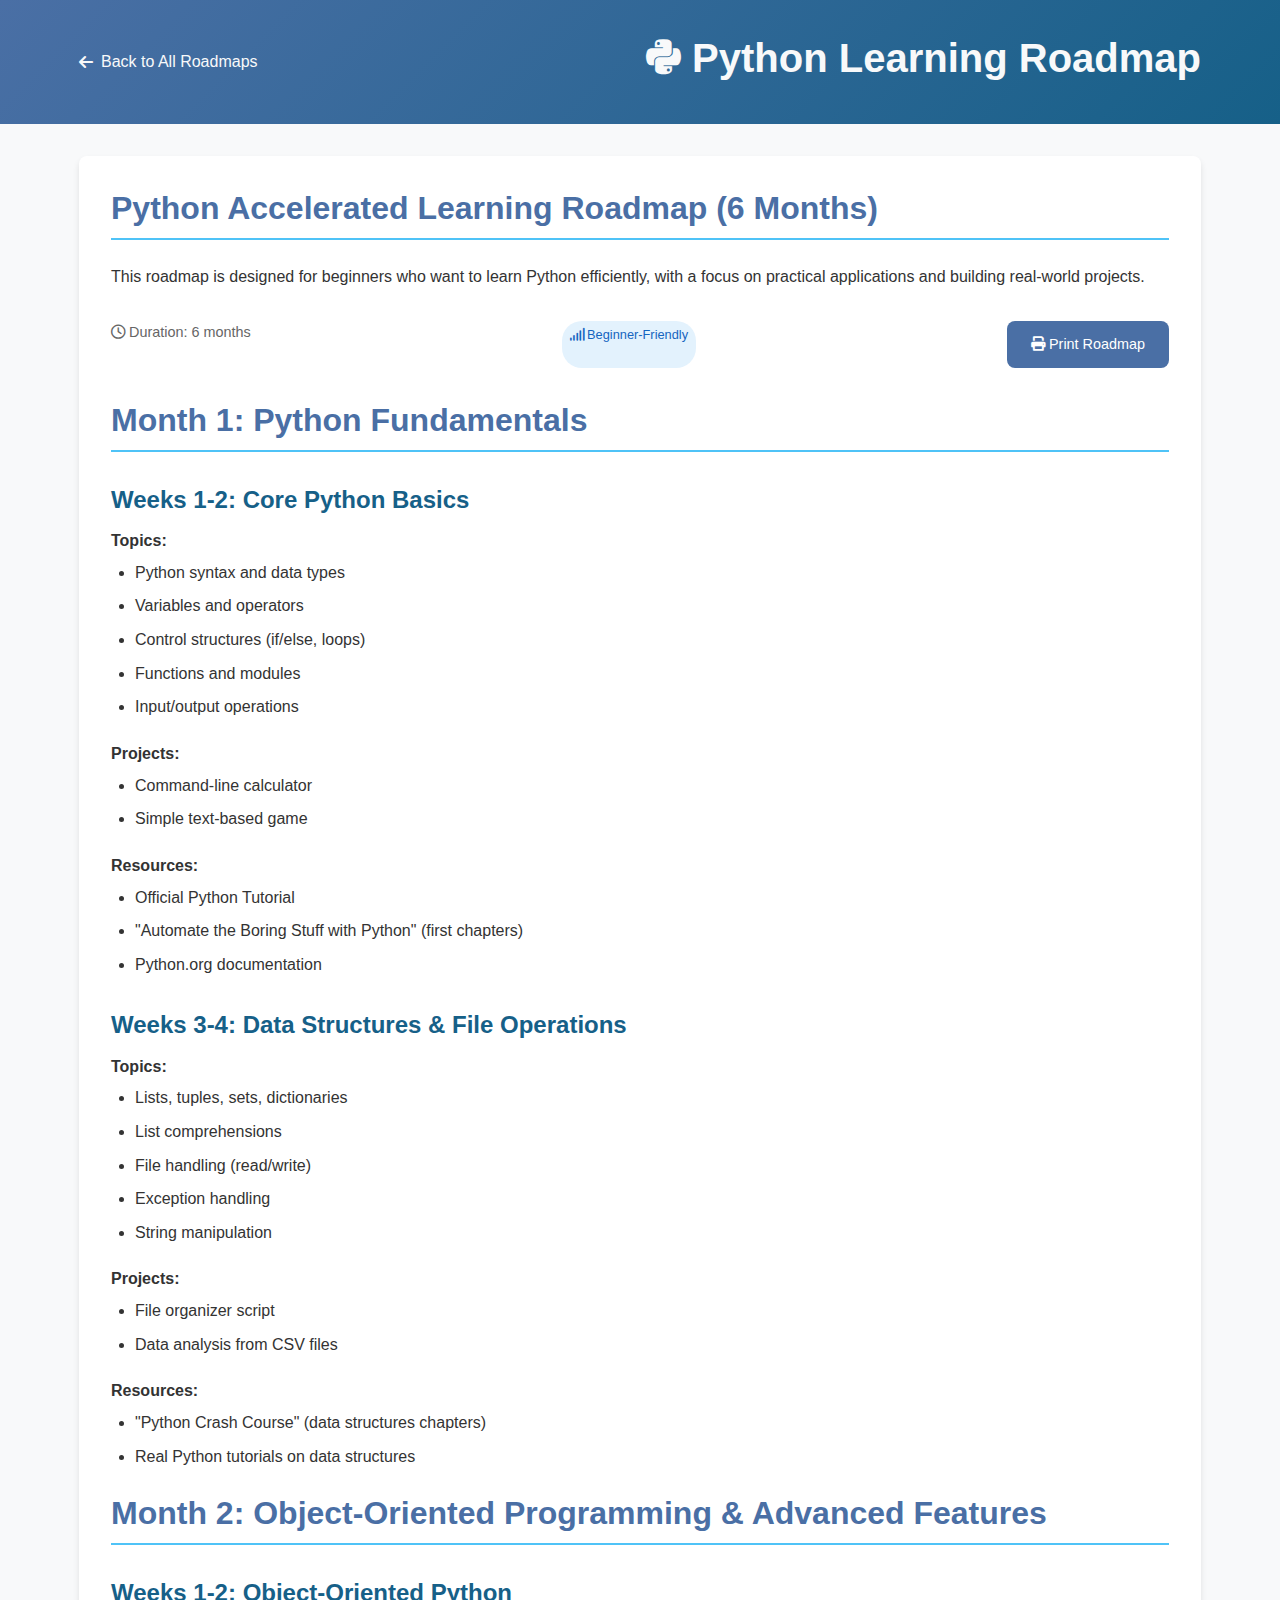
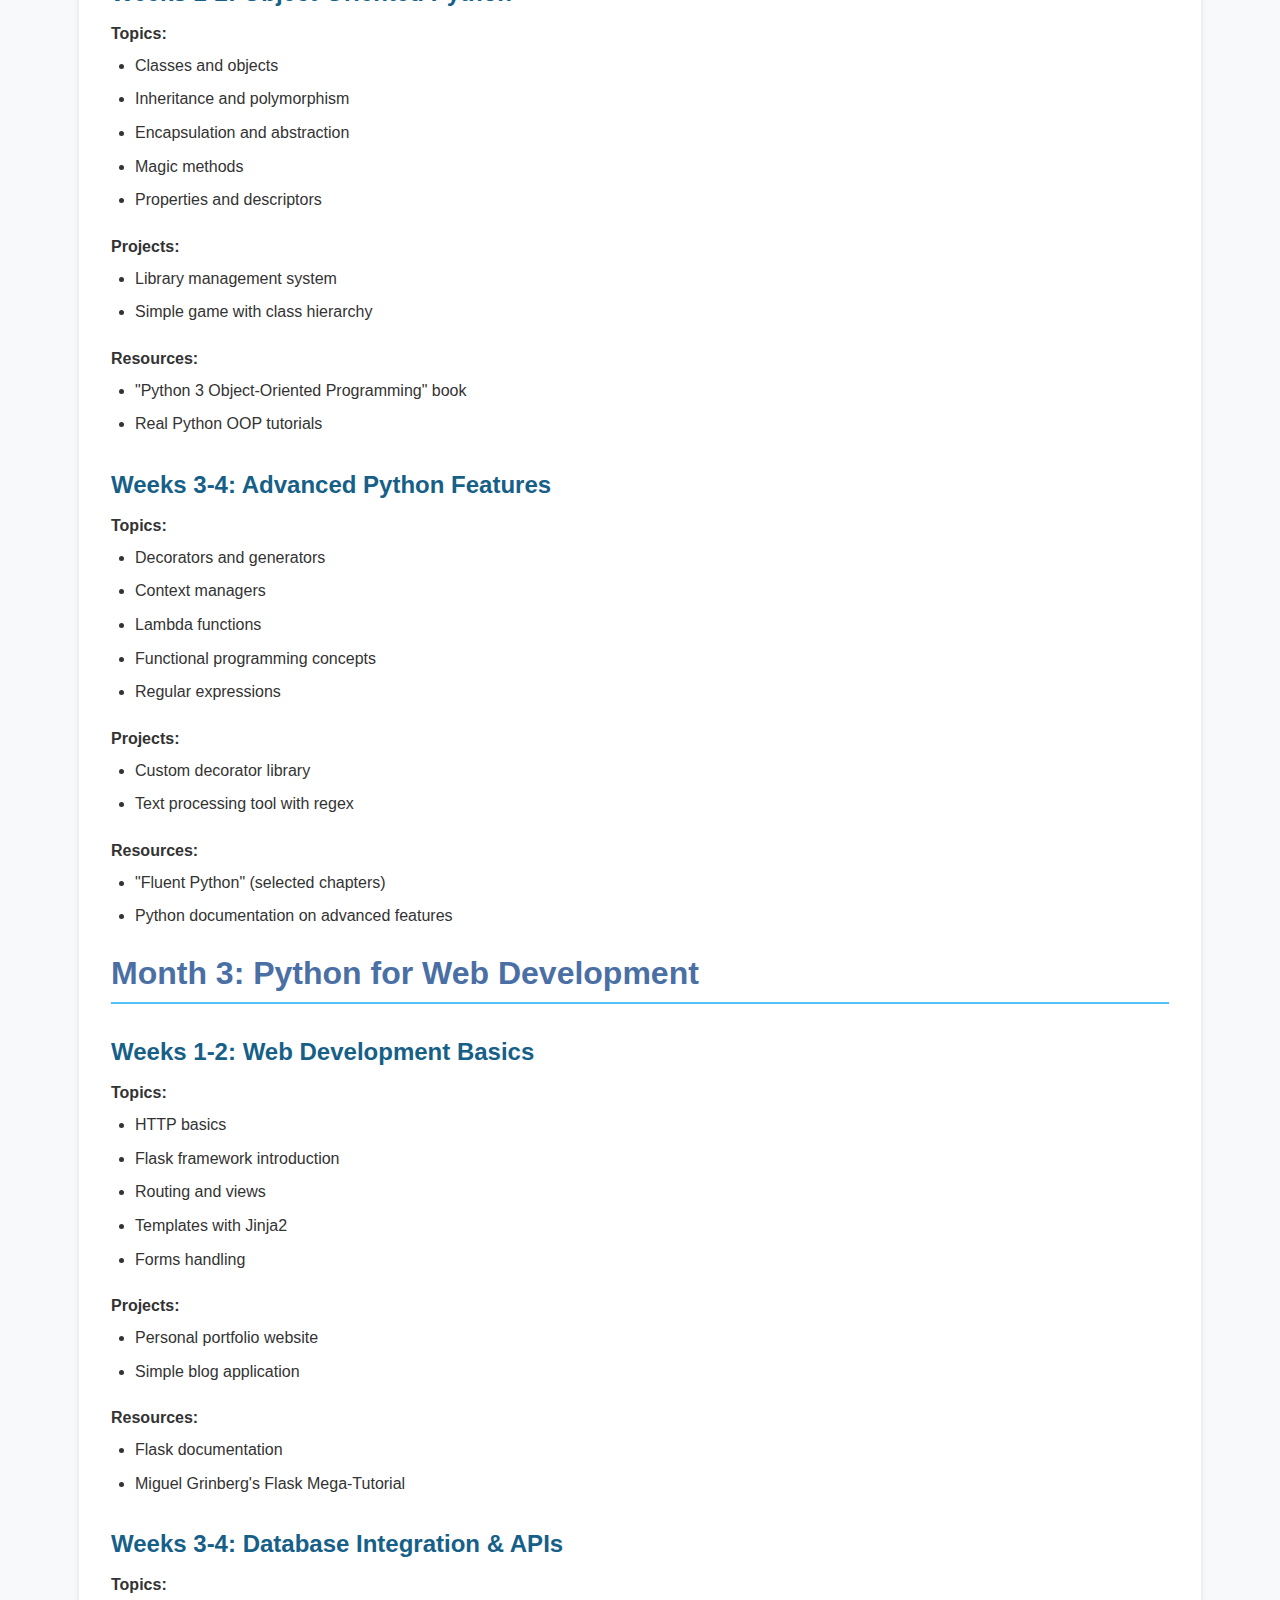
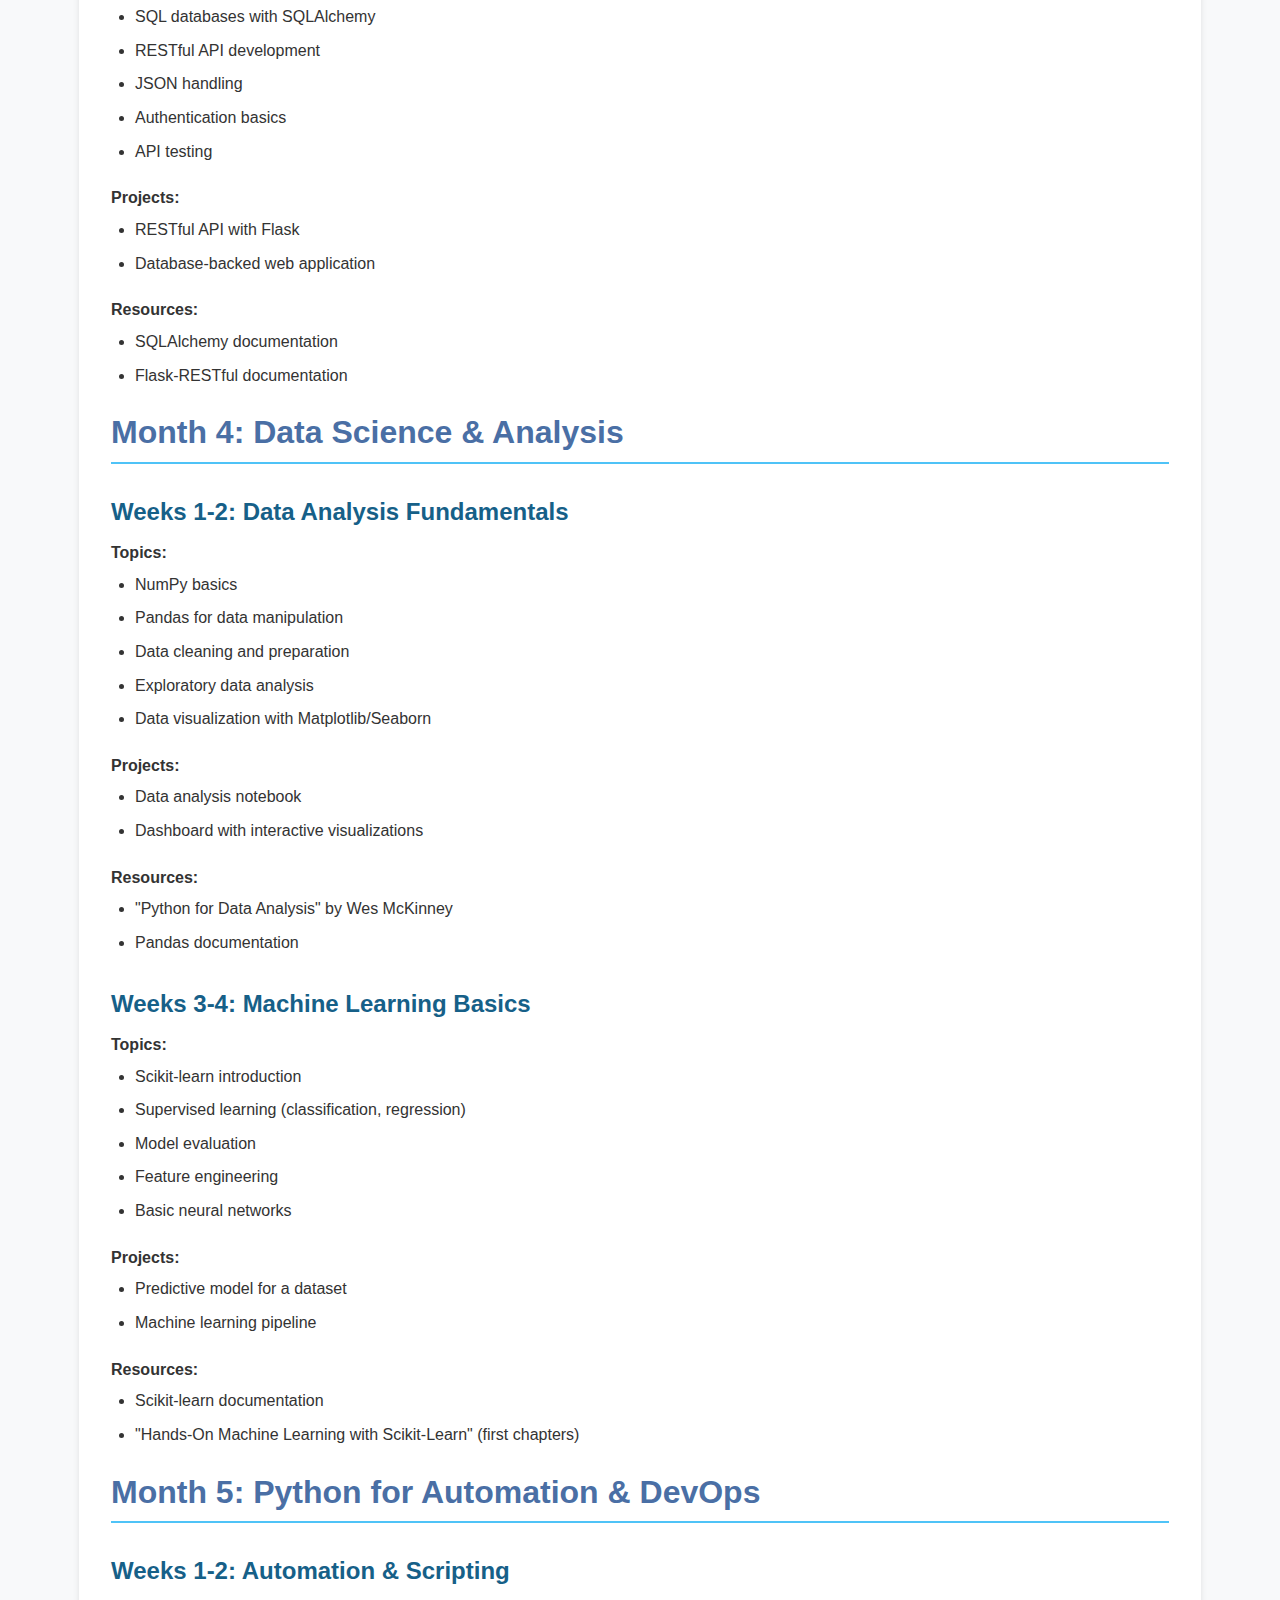
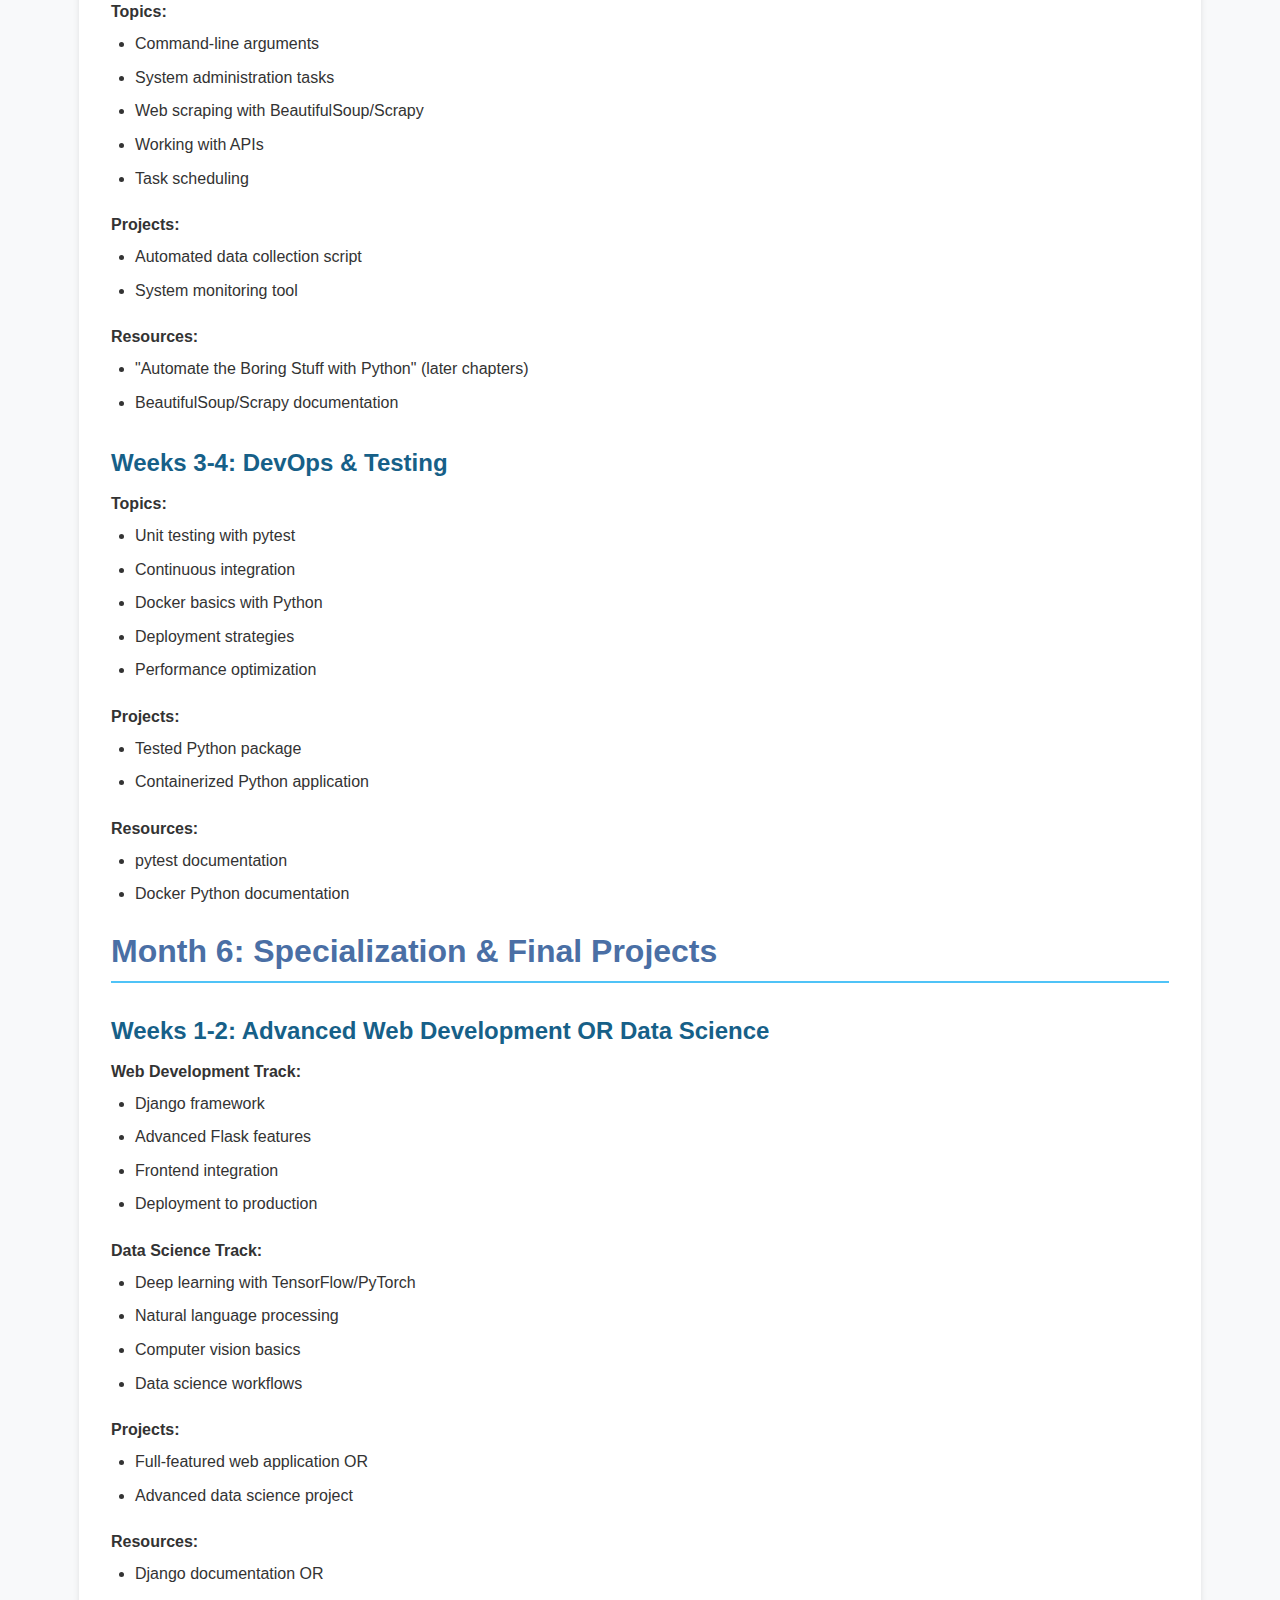
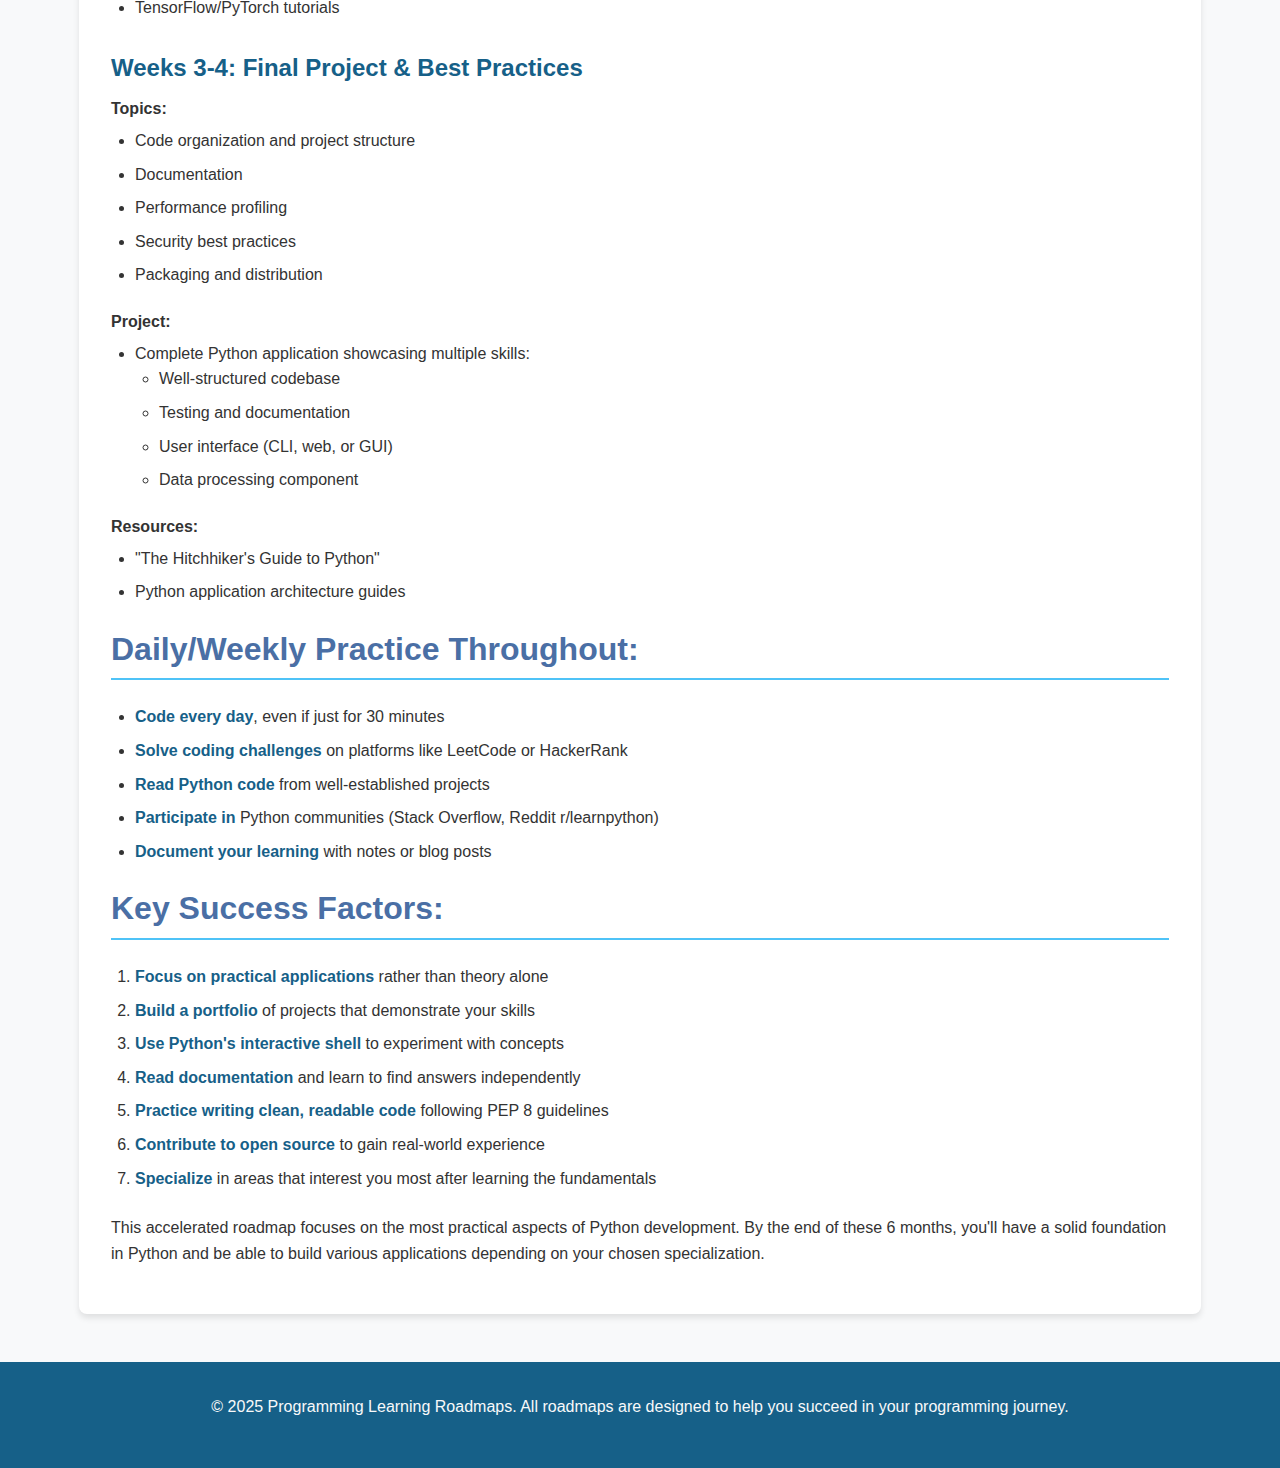
<file: python.html>
<!DOCTYPE html>
<html lang="en">
<head>
    <meta charset="UTF-8">
    <meta name="viewport" content="width=device-width, initial-scale=1.0">
    <title>Python Learning Roadmap - Programming Roadmaps</title>
    <link rel="stylesheet" href="css/style.css">
    <link rel="stylesheet" href="https://cdnjs.cloudflare.com/ajax/libs/font-awesome/6.0.0-beta3/css/all.min.css">
</head>
<body>
    <header class="roadmap-header">
        <div class="container">
            <a href="index.html" class="back-link"><i class="fas fa-arrow-left"></i> Back to All Roadmaps</a>
            <h1><i class="fab fa-python"></i> Python Learning Roadmap</h1>
        </div>
    </header>

    <main class="container">
        <div class="roadmap-content-page">
            <div class="roadmap-intro">
                <h2>Python Accelerated Learning Roadmap (6 Months)</h2>
                <p>This roadmap is designed for beginners who want to learn Python efficiently, with a focus on practical applications and building real-world projects.</p>
                <div class="roadmap-meta" style="margin: 2rem 0;">
                    <span class="duration"><i class="far fa-clock"></i> Duration: 6 months</span>
                    <span class="difficulty beginner"><i class="fas fa-signal"></i> Beginner-Friendly</span>
                    <a href="#" class="print-button btn"><i class="fas fa-print"></i> Print Roadmap</a>
                </div>
            </div>

            <section id="month1">
                <h2>Month 1: Python Fundamentals</h2>
                
                <h3>Weeks 1-2: Core Python Basics</h3>
                <h4>Topics:</h4>
                <ul>
                    <li>Python syntax and data types</li>
                    <li>Variables and operators</li>
                    <li>Control structures (if/else, loops)</li>
                    <li>Functions and modules</li>
                    <li>Input/output operations</li>
                </ul>
                
                <h4>Projects:</h4>
                <ul>
                    <li>Command-line calculator</li>
                    <li>Simple text-based game</li>
                </ul>
                
                <h4>Resources:</h4>
                <ul>
                    <li>Official Python Tutorial</li>
                    <li>"Automate the Boring Stuff with Python" (first chapters)</li>
                    <li>Python.org documentation</li>
                </ul>

                <h3>Weeks 3-4: Data Structures & File Operations</h3>
                <h4>Topics:</h4>
                <ul>
                    <li>Lists, tuples, sets, dictionaries</li>
                    <li>List comprehensions</li>
                    <li>File handling (read/write)</li>
                    <li>Exception handling</li>
                    <li>String manipulation</li>
                </ul>
                
                <h4>Projects:</h4>
                <ul>
                    <li>File organizer script</li>
                    <li>Data analysis from CSV files</li>
                </ul>
                
                <h4>Resources:</h4>
                <ul>
                    <li>"Python Crash Course" (data structures chapters)</li>
                    <li>Real Python tutorials on data structures</li>
                </ul>
            </section>

            <section id="month2">
                <h2>Month 2: Object-Oriented Programming & Advanced Features</h2>
                
                <h3>Weeks 1-2: Object-Oriented Python</h3>
                <h4>Topics:</h4>
                <ul>
                    <li>Classes and objects</li>
                    <li>Inheritance and polymorphism</li>
                    <li>Encapsulation and abstraction</li>
                    <li>Magic methods</li>
                    <li>Properties and descriptors</li>
                </ul>
                
                <h4>Projects:</h4>
                <ul>
                    <li>Library management system</li>
                    <li>Simple game with class hierarchy</li>
                </ul>
                
                <h4>Resources:</h4>
                <ul>
                    <li>"Python 3 Object-Oriented Programming" book</li>
                    <li>Real Python OOP tutorials</li>
                </ul>

                <h3>Weeks 3-4: Advanced Python Features</h3>
                <h4>Topics:</h4>
                <ul>
                    <li>Decorators and generators</li>
                    <li>Context managers</li>
                    <li>Lambda functions</li>
                    <li>Functional programming concepts</li>
                    <li>Regular expressions</li>
                </ul>
                
                <h4>Projects:</h4>
                <ul>
                    <li>Custom decorator library</li>
                    <li>Text processing tool with regex</li>
                </ul>
                
                <h4>Resources:</h4>
                <ul>
                    <li>"Fluent Python" (selected chapters)</li>
                    <li>Python documentation on advanced features</li>
                </ul>
            </section>

            <section id="month3">
                <h2>Month 3: Python for Web Development</h2>
                
                <h3>Weeks 1-2: Web Development Basics</h3>
                <h4>Topics:</h4>
                <ul>
                    <li>HTTP basics</li>
                    <li>Flask framework introduction</li>
                    <li>Routing and views</li>
                    <li>Templates with Jinja2</li>
                    <li>Forms handling</li>
                </ul>
                
                <h4>Projects:</h4>
                <ul>
                    <li>Personal portfolio website</li>
                    <li>Simple blog application</li>
                </ul>
                
                <h4>Resources:</h4>
                <ul>
                    <li>Flask documentation</li>
                    <li>Miguel Grinberg's Flask Mega-Tutorial</li>
                </ul>

                <h3>Weeks 3-4: Database Integration & APIs</h3>
                <h4>Topics:</h4>
                <ul>
                    <li>SQL databases with SQLAlchemy</li>
                    <li>RESTful API development</li>
                    <li>JSON handling</li>
                    <li>Authentication basics</li>
                    <li>API testing</li>
                </ul>
                
                <h4>Projects:</h4>
                <ul>
                    <li>RESTful API with Flask</li>
                    <li>Database-backed web application</li>
                </ul>
                
                <h4>Resources:</h4>
                <ul>
                    <li>SQLAlchemy documentation</li>
                    <li>Flask-RESTful documentation</li>
                </ul>
            </section>

            <section id="month4">
                <h2>Month 4: Data Science & Analysis</h2>
                
                <h3>Weeks 1-2: Data Analysis Fundamentals</h3>
                <h4>Topics:</h4>
                <ul>
                    <li>NumPy basics</li>
                    <li>Pandas for data manipulation</li>
                    <li>Data cleaning and preparation</li>
                    <li>Exploratory data analysis</li>
                    <li>Data visualization with Matplotlib/Seaborn</li>
                </ul>
                
                <h4>Projects:</h4>
                <ul>
                    <li>Data analysis notebook</li>
                    <li>Dashboard with interactive visualizations</li>
                </ul>
                
                <h4>Resources:</h4>
                <ul>
                    <li>"Python for Data Analysis" by Wes McKinney</li>
                    <li>Pandas documentation</li>
                </ul>

                <h3>Weeks 3-4: Machine Learning Basics</h3>
                <h4>Topics:</h4>
                <ul>
                    <li>Scikit-learn introduction</li>
                    <li>Supervised learning (classification, regression)</li>
                    <li>Model evaluation</li>
                    <li>Feature engineering</li>
                    <li>Basic neural networks</li>
                </ul>
                
                <h4>Projects:</h4>
                <ul>
                    <li>Predictive model for a dataset</li>
                    <li>Machine learning pipeline</li>
                </ul>
                
                <h4>Resources:</h4>
                <ul>
                    <li>Scikit-learn documentation</li>
                    <li>"Hands-On Machine Learning with Scikit-Learn" (first chapters)</li>
                </ul>
            </section>

            <section id="month5">
                <h2>Month 5: Python for Automation & DevOps</h2>
                
                <h3>Weeks 1-2: Automation & Scripting</h3>
                <h4>Topics:</h4>
                <ul>
                    <li>Command-line arguments</li>
                    <li>System administration tasks</li>
                    <li>Web scraping with BeautifulSoup/Scrapy</li>
                    <li>Working with APIs</li>
                    <li>Task scheduling</li>
                </ul>
                
                <h4>Projects:</h4>
                <ul>
                    <li>Automated data collection script</li>
                    <li>System monitoring tool</li>
                </ul>
                
                <h4>Resources:</h4>
                <ul>
                    <li>"Automate the Boring Stuff with Python" (later chapters)</li>
                    <li>BeautifulSoup/Scrapy documentation</li>
                </ul>

                <h3>Weeks 3-4: DevOps & Testing</h3>
                <h4>Topics:</h4>
                <ul>
                    <li>Unit testing with pytest</li>
                    <li>Continuous integration</li>
                    <li>Docker basics with Python</li>
                    <li>Deployment strategies</li>
                    <li>Performance optimization</li>
                </ul>
                
                <h4>Projects:</h4>
                <ul>
                    <li>Tested Python package</li>
                    <li>Containerized Python application</li>
                </ul>
                
                <h4>Resources:</h4>
                <ul>
                    <li>pytest documentation</li>
                    <li>Docker Python documentation</li>
                </ul>
            </section>

            <section id="month6">
                <h2>Month 6: Specialization & Final Projects</h2>
                
                <h3>Weeks 1-2: Advanced Web Development OR Data Science</h3>
                <h4>Web Development Track:</h4>
                <ul>
                    <li>Django framework</li>
                    <li>Advanced Flask features</li>
                    <li>Frontend integration</li>
                    <li>Deployment to production</li>
                </ul>
                
                <h4>Data Science Track:</h4>
                <ul>
                    <li>Deep learning with TensorFlow/PyTorch</li>
                    <li>Natural language processing</li>
                    <li>Computer vision basics</li>
                    <li>Data science workflows</li>
                </ul>
                
                <h4>Projects:</h4>
                <ul>
                    <li>Full-featured web application OR</li>
                    <li>Advanced data science project</li>
                </ul>
                
                <h4>Resources:</h4>
                <ul>
                    <li>Django documentation OR</li>
                    <li>TensorFlow/PyTorch tutorials</li>
                </ul>

                <h3>Weeks 3-4: Final Project & Best Practices</h3>
                <h4>Topics:</h4>
                <ul>
                    <li>Code organization and project structure</li>
                    <li>Documentation</li>
                    <li>Performance profiling</li>
                    <li>Security best practices</li>
                    <li>Packaging and distribution</li>
                </ul>
                
                <h4>Project:</h4>
                <ul>
                    <li>Complete Python application showcasing multiple skills:
                        <ul>
                            <li>Well-structured codebase</li>
                            <li>Testing and documentation</li>
                            <li>User interface (CLI, web, or GUI)</li>
                            <li>Data processing component</li>
                        </ul>
                    </li>
                </ul>
                
                <h4>Resources:</h4>
                <ul>
                    <li>"The Hitchhiker's Guide to Python"</li>
                    <li>Python application architecture guides</li>
                </ul>
            </section>

            <section id="continuous-practice">
                <h2>Daily/Weekly Practice Throughout:</h2>
                <ul>
                    <li><strong>Code every day</strong>, even if just for 30 minutes</li>
                    <li><strong>Solve coding challenges</strong> on platforms like LeetCode or HackerRank</li>
                    <li><strong>Read Python code</strong> from well-established projects</li>
                    <li><strong>Participate in</strong> Python communities (Stack Overflow, Reddit r/learnpython)</li>
                    <li><strong>Document your learning</strong> with notes or blog posts</li>
                </ul>
            </section>

            <section id="success-factors">
                <h2>Key Success Factors:</h2>
                <ol>
                    <li><strong>Focus on practical applications</strong> rather than theory alone</li>
                    <li><strong>Build a portfolio</strong> of projects that demonstrate your skills</li>
                    <li><strong>Use Python's interactive shell</strong> to experiment with concepts</li>
                    <li><strong>Read documentation</strong> and learn to find answers independently</li>
                    <li><strong>Practice writing clean, readable code</strong> following PEP 8 guidelines</li>
                    <li><strong>Contribute to open source</strong> to gain real-world experience</li>
                    <li><strong>Specialize</strong> in areas that interest you most after learning the fundamentals</li>
                </ol>
                
                <p>This accelerated roadmap focuses on the most practical aspects of Python development. By the end of these 6 months, you'll have a solid foundation in Python and be able to build various applications depending on your chosen specialization.</p>
            </section>
        </div>
    </main>

    <footer>
        <div class="container">
            <p>&copy; 2025 Programming Learning Roadmaps. All roadmaps are designed to help you succeed in your programming journey.</p>
        </div>
    </footer>

    <script src="js/script.js"></script>
</body>
</html>
</file>
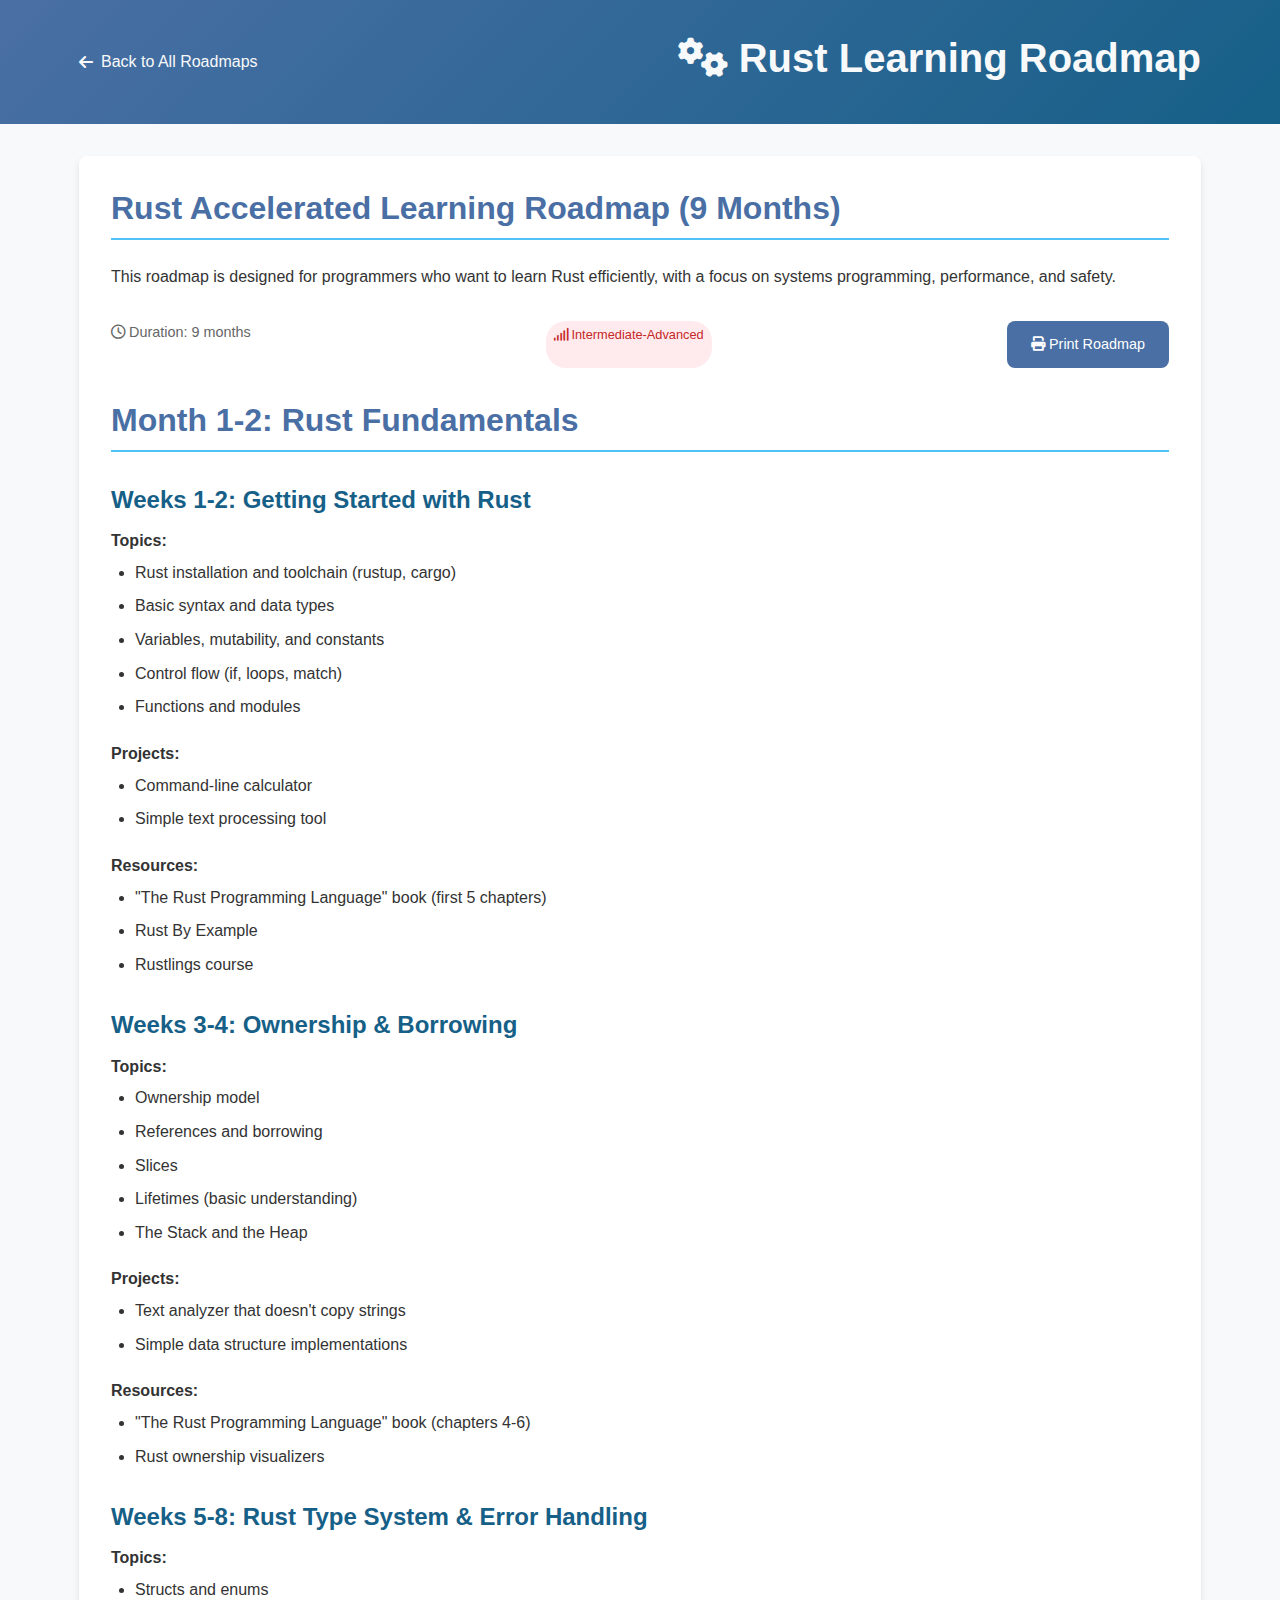
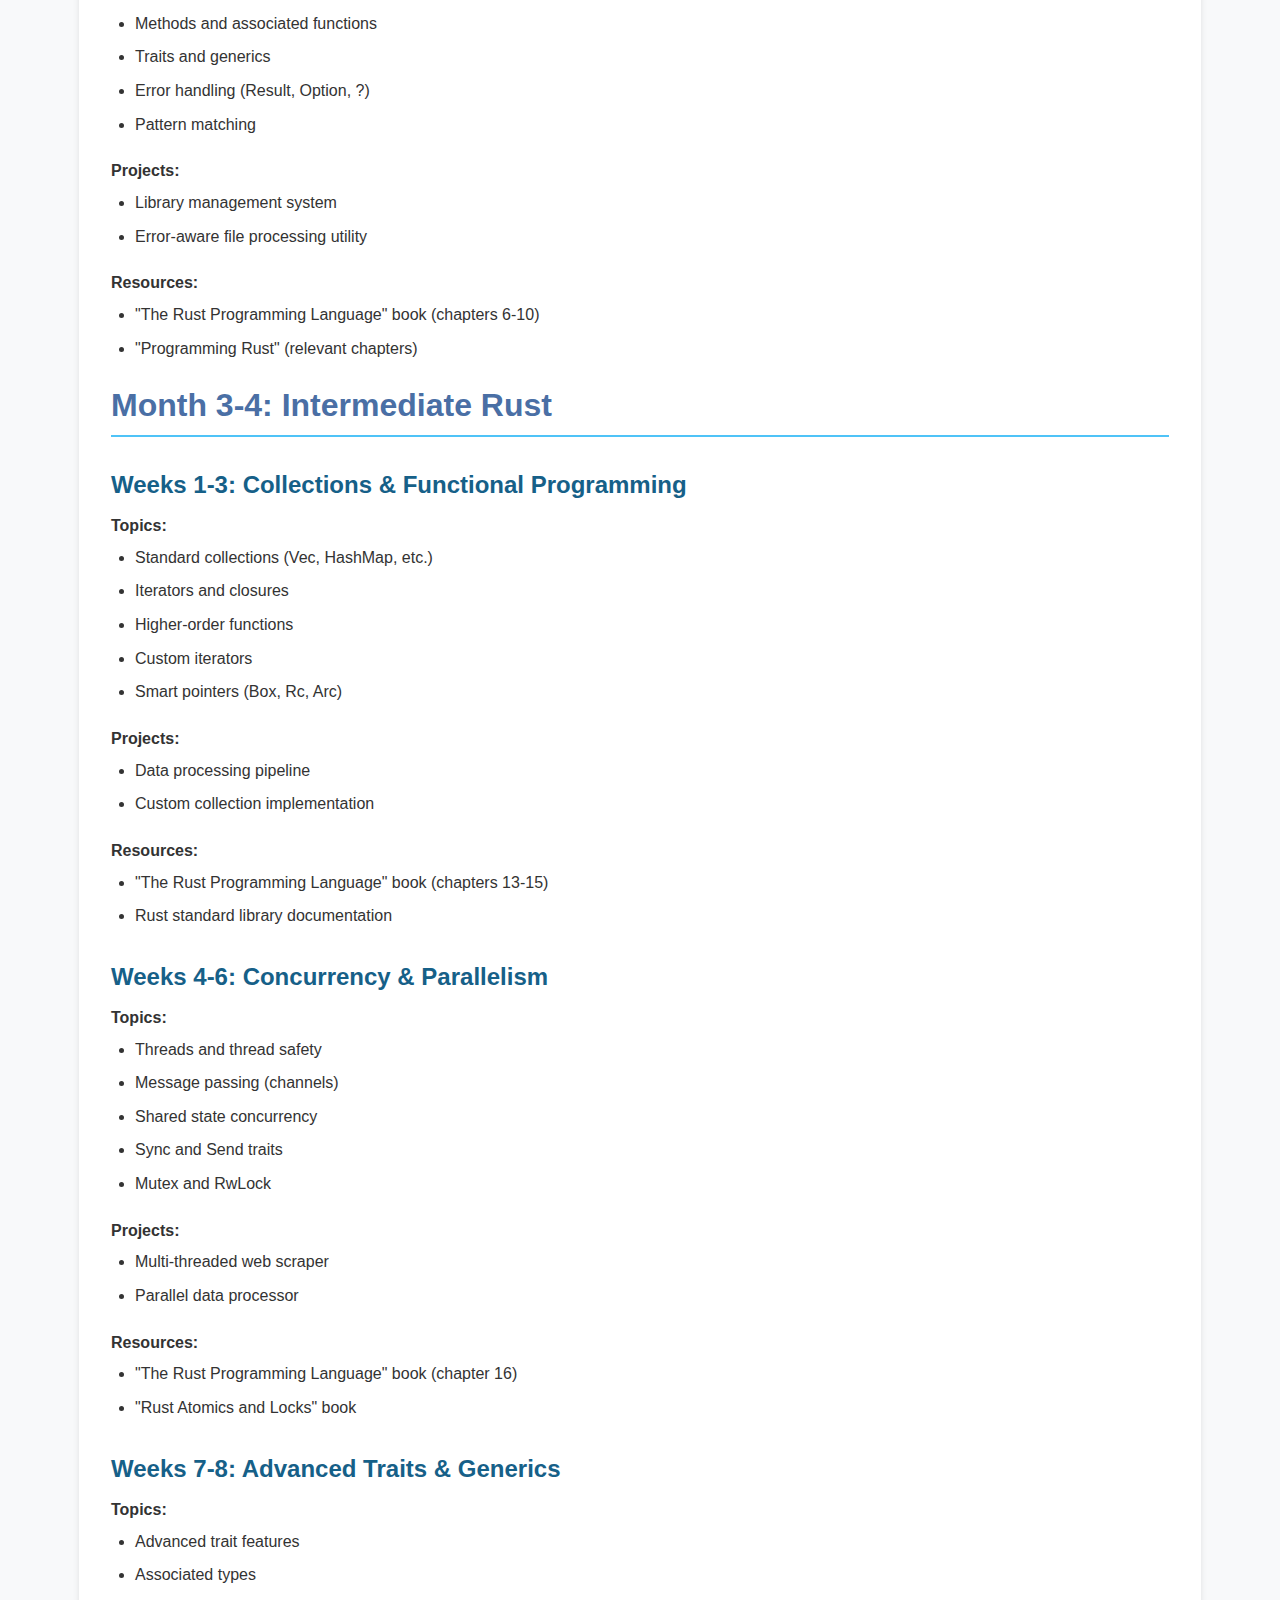
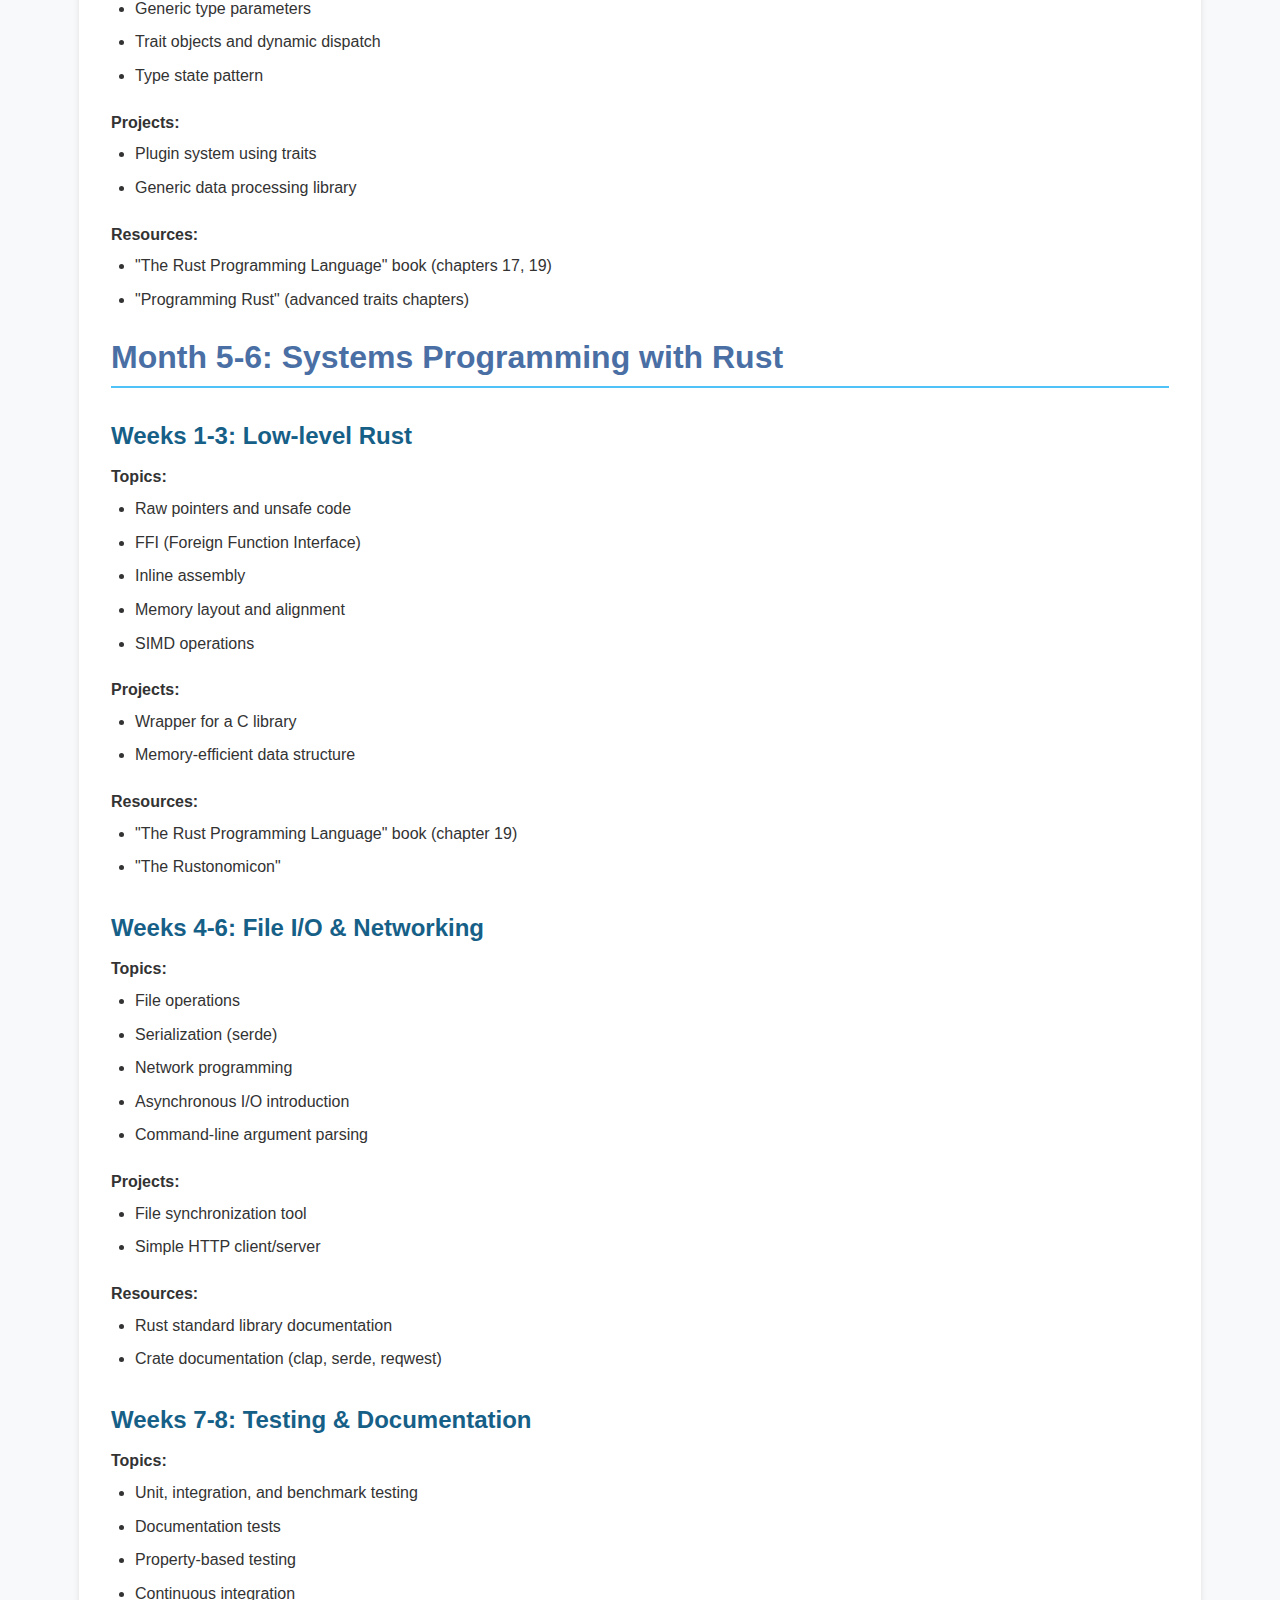
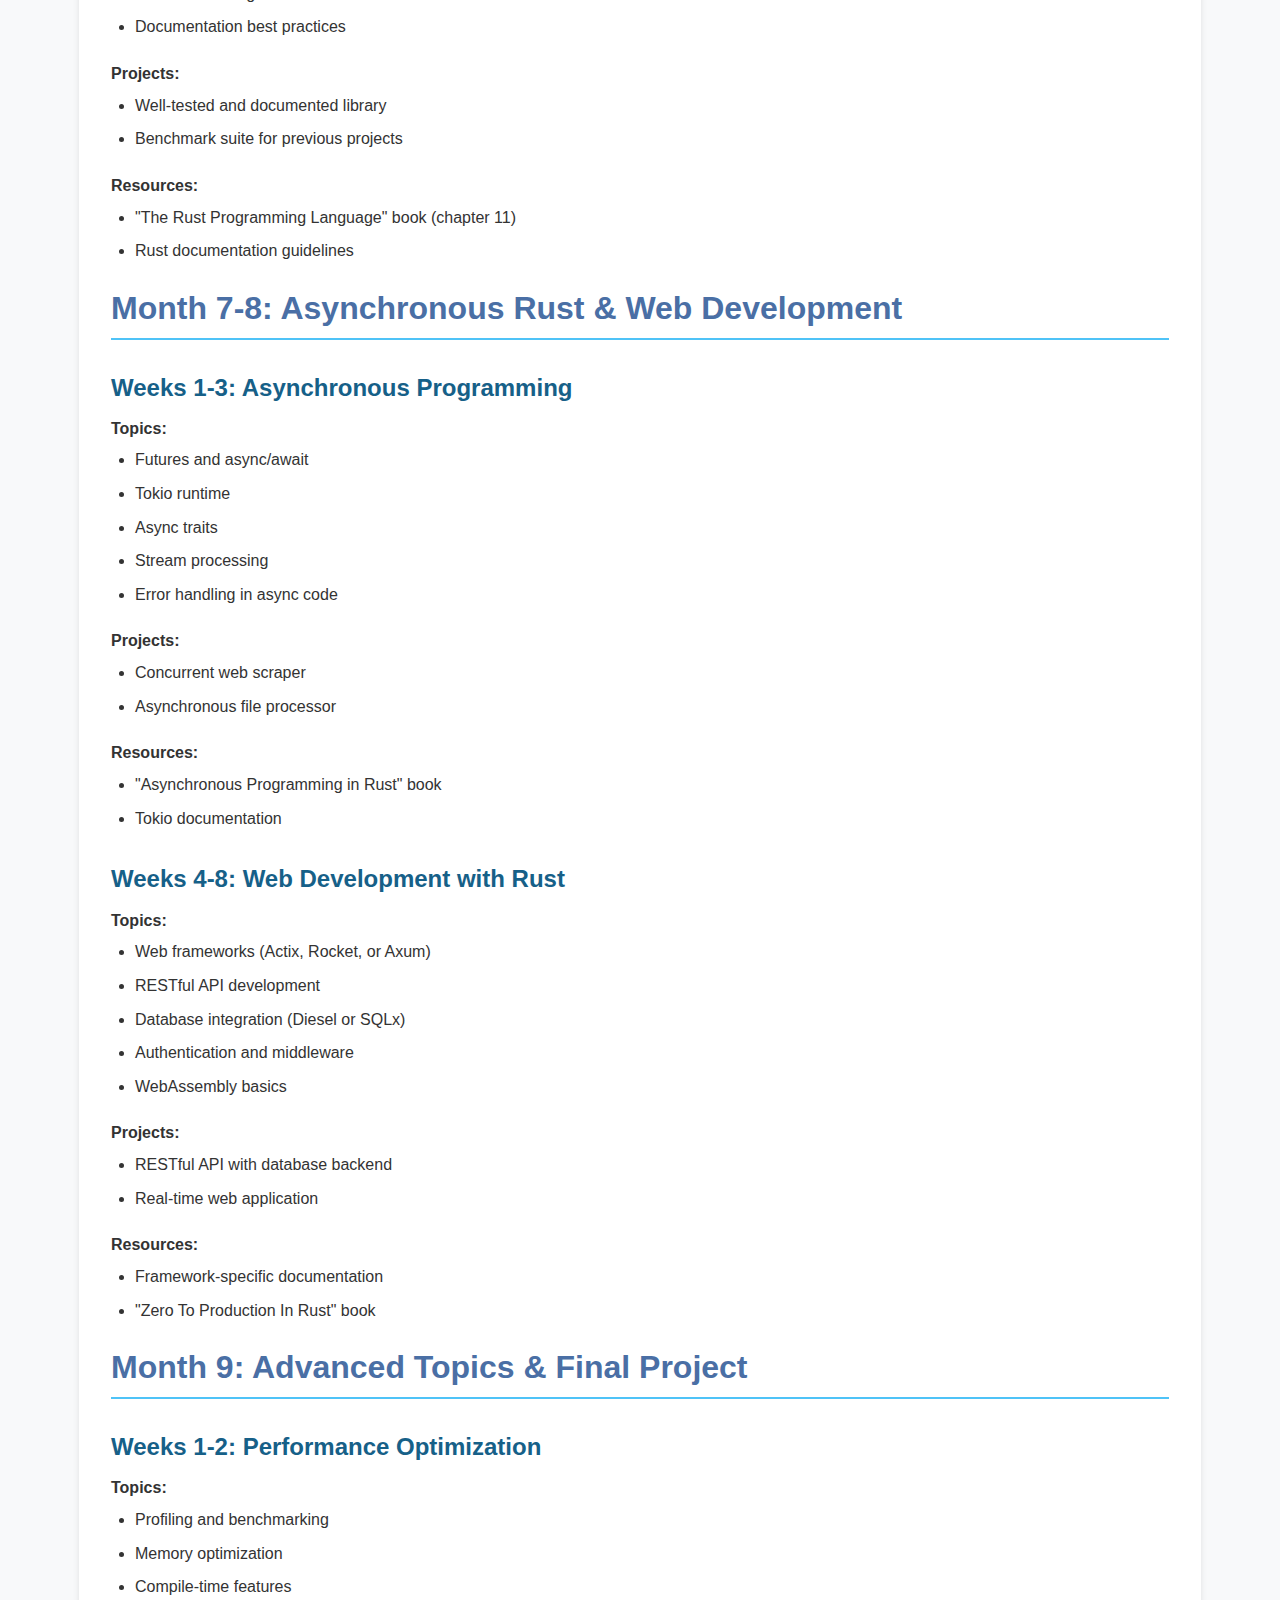
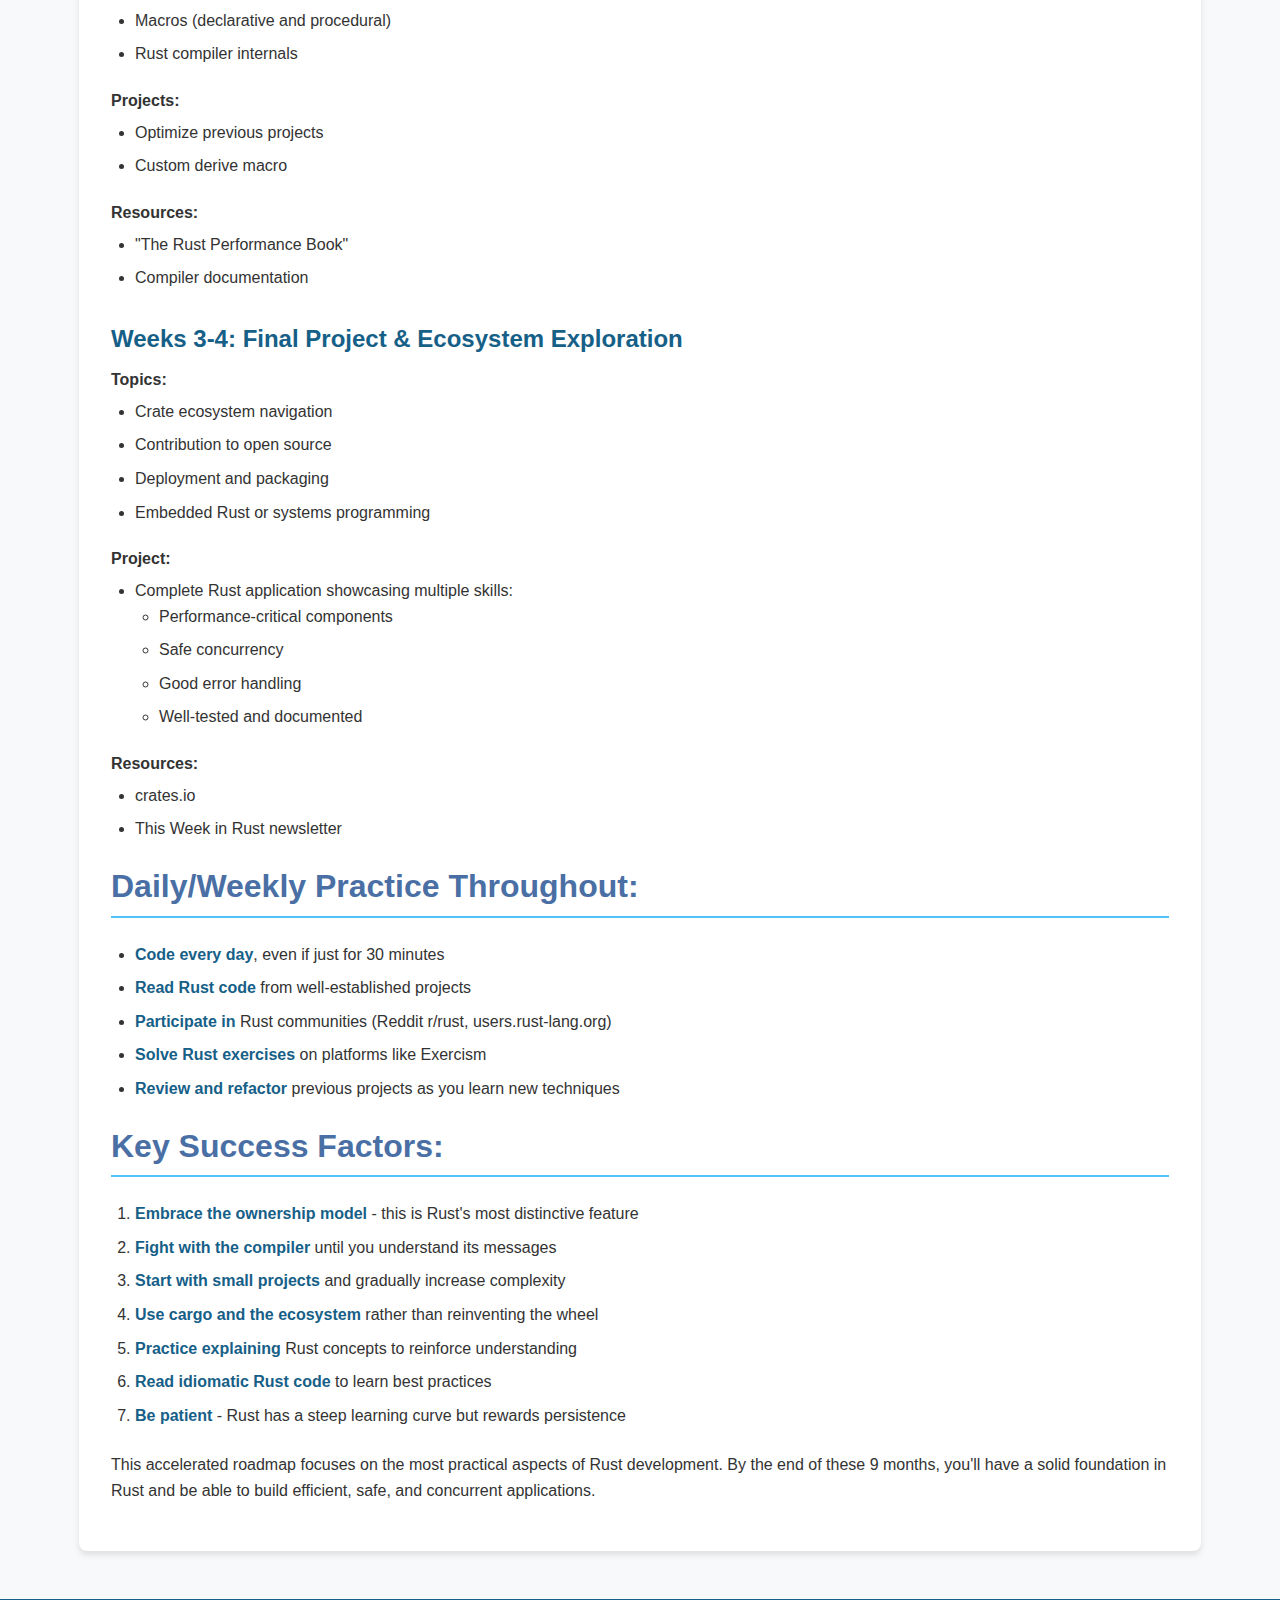
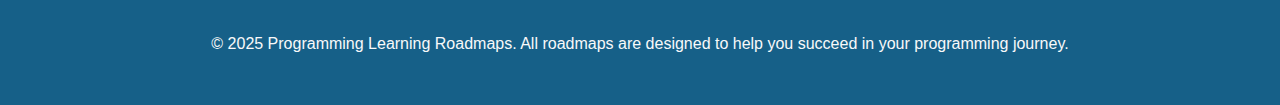
<file: rust.html>
<!DOCTYPE html>
<html lang="en">
<head>
    <meta charset="UTF-8">
    <meta name="viewport" content="width=device-width, initial-scale=1.0">
    <title>Rust Learning Roadmap - Programming Roadmaps</title>
    <link rel="stylesheet" href="css/style.css">
    <link rel="stylesheet" href="https://cdnjs.cloudflare.com/ajax/libs/font-awesome/6.0.0-beta3/css/all.min.css">
</head>
<body>
    <header class="roadmap-header">
        <div class="container">
            <a href="index.html" class="back-link"><i class="fas fa-arrow-left"></i> Back to All Roadmaps</a>
            <h1><i class="fas fa-cogs"></i> Rust Learning Roadmap</h1>
        </div>
    </header>

    <main class="container">
        <div class="roadmap-content-page">
            <div class="roadmap-intro">
                <h2>Rust Accelerated Learning Roadmap (9 Months)</h2>
                <p>This roadmap is designed for programmers who want to learn Rust efficiently, with a focus on systems programming, performance, and safety.</p>
                <div class="roadmap-meta" style="margin: 2rem 0;">
                    <span class="duration"><i class="far fa-clock"></i> Duration: 9 months</span>
                    <span class="difficulty advanced"><i class="fas fa-signal"></i> Intermediate-Advanced</span>
                    <a href="#" class="print-button btn"><i class="fas fa-print"></i> Print Roadmap</a>
                </div>
            </div>

            <section id="month1-2">
                <h2>Month 1-2: Rust Fundamentals</h2>
                
                <h3>Weeks 1-2: Getting Started with Rust</h3>
                <h4>Topics:</h4>
                <ul>
                    <li>Rust installation and toolchain (rustup, cargo)</li>
                    <li>Basic syntax and data types</li>
                    <li>Variables, mutability, and constants</li>
                    <li>Control flow (if, loops, match)</li>
                    <li>Functions and modules</li>
                </ul>
                
                <h4>Projects:</h4>
                <ul>
                    <li>Command-line calculator</li>
                    <li>Simple text processing tool</li>
                </ul>
                
                <h4>Resources:</h4>
                <ul>
                    <li>"The Rust Programming Language" book (first 5 chapters)</li>
                    <li>Rust By Example</li>
                    <li>Rustlings course</li>
                </ul>

                <h3>Weeks 3-4: Ownership & Borrowing</h3>
                <h4>Topics:</h4>
                <ul>
                    <li>Ownership model</li>
                    <li>References and borrowing</li>
                    <li>Slices</li>
                    <li>Lifetimes (basic understanding)</li>
                    <li>The Stack and the Heap</li>
                </ul>
                
                <h4>Projects:</h4>
                <ul>
                    <li>Text analyzer that doesn't copy strings</li>
                    <li>Simple data structure implementations</li>
                </ul>
                
                <h4>Resources:</h4>
                <ul>
                    <li>"The Rust Programming Language" book (chapters 4-6)</li>
                    <li>Rust ownership visualizers</li>
                </ul>

                <h3>Weeks 5-8: Rust Type System & Error Handling</h3>
                <h4>Topics:</h4>
                <ul>
                    <li>Structs and enums</li>
                    <li>Methods and associated functions</li>
                    <li>Traits and generics</li>
                    <li>Error handling (Result, Option, ?)</li>
                    <li>Pattern matching</li>
                </ul>
                
                <h4>Projects:</h4>
                <ul>
                    <li>Library management system</li>
                    <li>Error-aware file processing utility</li>
                </ul>
                
                <h4>Resources:</h4>
                <ul>
                    <li>"The Rust Programming Language" book (chapters 6-10)</li>
                    <li>"Programming Rust" (relevant chapters)</li>
                </ul>
            </section>

            <section id="month3-4">
                <h2>Month 3-4: Intermediate Rust</h2>
                
                <h3>Weeks 1-3: Collections & Functional Programming</h3>
                <h4>Topics:</h4>
                <ul>
                    <li>Standard collections (Vec, HashMap, etc.)</li>
                    <li>Iterators and closures</li>
                    <li>Higher-order functions</li>
                    <li>Custom iterators</li>
                    <li>Smart pointers (Box, Rc, Arc)</li>
                </ul>
                
                <h4>Projects:</h4>
                <ul>
                    <li>Data processing pipeline</li>
                    <li>Custom collection implementation</li>
                </ul>
                
                <h4>Resources:</h4>
                <ul>
                    <li>"The Rust Programming Language" book (chapters 13-15)</li>
                    <li>Rust standard library documentation</li>
                </ul>

                <h3>Weeks 4-6: Concurrency & Parallelism</h3>
                <h4>Topics:</h4>
                <ul>
                    <li>Threads and thread safety</li>
                    <li>Message passing (channels)</li>
                    <li>Shared state concurrency</li>
                    <li>Sync and Send traits</li>
                    <li>Mutex and RwLock</li>
                </ul>
                
                <h4>Projects:</h4>
                <ul>
                    <li>Multi-threaded web scraper</li>
                    <li>Parallel data processor</li>
                </ul>
                
                <h4>Resources:</h4>
                <ul>
                    <li>"The Rust Programming Language" book (chapter 16)</li>
                    <li>"Rust Atomics and Locks" book</li>
                </ul>

                <h3>Weeks 7-8: Advanced Traits & Generics</h3>
                <h4>Topics:</h4>
                <ul>
                    <li>Advanced trait features</li>
                    <li>Associated types</li>
                    <li>Generic type parameters</li>
                    <li>Trait objects and dynamic dispatch</li>
                    <li>Type state pattern</li>
                </ul>
                
                <h4>Projects:</h4>
                <ul>
                    <li>Plugin system using traits</li>
                    <li>Generic data processing library</li>
                </ul>
                
                <h4>Resources:</h4>
                <ul>
                    <li>"The Rust Programming Language" book (chapters 17, 19)</li>
                    <li>"Programming Rust" (advanced traits chapters)</li>
                </ul>
            </section>

            <section id="month5-6">
                <h2>Month 5-6: Systems Programming with Rust</h2>
                
                <h3>Weeks 1-3: Low-level Rust</h3>
                <h4>Topics:</h4>
                <ul>
                    <li>Raw pointers and unsafe code</li>
                    <li>FFI (Foreign Function Interface)</li>
                    <li>Inline assembly</li>
                    <li>Memory layout and alignment</li>
                    <li>SIMD operations</li>
                </ul>
                
                <h4>Projects:</h4>
                <ul>
                    <li>Wrapper for a C library</li>
                    <li>Memory-efficient data structure</li>
                </ul>
                
                <h4>Resources:</h4>
                <ul>
                    <li>"The Rust Programming Language" book (chapter 19)</li>
                    <li>"The Rustonomicon"</li>
                </ul>

                <h3>Weeks 4-6: File I/O & Networking</h3>
                <h4>Topics:</h4>
                <ul>
                    <li>File operations</li>
                    <li>Serialization (serde)</li>
                    <li>Network programming</li>
                    <li>Asynchronous I/O introduction</li>
                    <li>Command-line argument parsing</li>
                </ul>
                
                <h4>Projects:</h4>
                <ul>
                    <li>File synchronization tool</li>
                    <li>Simple HTTP client/server</li>
                </ul>
                
                <h4>Resources:</h4>
                <ul>
                    <li>Rust standard library documentation</li>
                    <li>Crate documentation (clap, serde, reqwest)</li>
                </ul>

                <h3>Weeks 7-8: Testing & Documentation</h3>
                <h4>Topics:</h4>
                <ul>
                    <li>Unit, integration, and benchmark testing</li>
                    <li>Documentation tests</li>
                    <li>Property-based testing</li>
                    <li>Continuous integration</li>
                    <li>Documentation best practices</li>
                </ul>
                
                <h4>Projects:</h4>
                <ul>
                    <li>Well-tested and documented library</li>
                    <li>Benchmark suite for previous projects</li>
                </ul>
                
                <h4>Resources:</h4>
                <ul>
                    <li>"The Rust Programming Language" book (chapter 11)</li>
                    <li>Rust documentation guidelines</li>
                </ul>
            </section>

            <section id="month7-8">
                <h2>Month 7-8: Asynchronous Rust & Web Development</h2>
                
                <h3>Weeks 1-3: Asynchronous Programming</h3>
                <h4>Topics:</h4>
                <ul>
                    <li>Futures and async/await</li>
                    <li>Tokio runtime</li>
                    <li>Async traits</li>
                    <li>Stream processing</li>
                    <li>Error handling in async code</li>
                </ul>
                
                <h4>Projects:</h4>
                <ul>
                    <li>Concurrent web scraper</li>
                    <li>Asynchronous file processor</li>
                </ul>
                
                <h4>Resources:</h4>
                <ul>
                    <li>"Asynchronous Programming in Rust" book</li>
                    <li>Tokio documentation</li>
                </ul>

                <h3>Weeks 4-8: Web Development with Rust</h3>
                <h4>Topics:</h4>
                <ul>
                    <li>Web frameworks (Actix, Rocket, or Axum)</li>
                    <li>RESTful API development</li>
                    <li>Database integration (Diesel or SQLx)</li>
                    <li>Authentication and middleware</li>
                    <li>WebAssembly basics</li>
                </ul>
                
                <h4>Projects:</h4>
                <ul>
                    <li>RESTful API with database backend</li>
                    <li>Real-time web application</li>
                </ul>
                
                <h4>Resources:</h4>
                <ul>
                    <li>Framework-specific documentation</li>
                    <li>"Zero To Production In Rust" book</li>
                </ul>
            </section>

            <section id="month9">
                <h2>Month 9: Advanced Topics & Final Project</h2>
                
                <h3>Weeks 1-2: Performance Optimization</h3>
                <h4>Topics:</h4>
                <ul>
                    <li>Profiling and benchmarking</li>
                    <li>Memory optimization</li>
                    <li>Compile-time features</li>
                    <li>Macros (declarative and procedural)</li>
                    <li>Rust compiler internals</li>
                </ul>
                
                <h4>Projects:</h4>
                <ul>
                    <li>Optimize previous projects</li>
                    <li>Custom derive macro</li>
                </ul>
                
                <h4>Resources:</h4>
                <ul>
                    <li>"The Rust Performance Book"</li>
                    <li>Compiler documentation</li>
                </ul>

                <h3>Weeks 3-4: Final Project & Ecosystem Exploration</h3>
                <h4>Topics:</h4>
                <ul>
                    <li>Crate ecosystem navigation</li>
                    <li>Contribution to open source</li>
                    <li>Deployment and packaging</li>
                    <li>Embedded Rust or systems programming</li>
                </ul>
                
                <h4>Project:</h4>
                <ul>
                    <li>Complete Rust application showcasing multiple skills:
                        <ul>
                            <li>Performance-critical components</li>
                            <li>Safe concurrency</li>
                            <li>Good error handling</li>
                            <li>Well-tested and documented</li>
                        </ul>
                    </li>
                </ul>
                
                <h4>Resources:</h4>
                <ul>
                    <li>crates.io</li>
                    <li>This Week in Rust newsletter</li>
                </ul>
            </section>

            <section id="continuous-practice">
                <h2>Daily/Weekly Practice Throughout:</h2>
                <ul>
                    <li><strong>Code every day</strong>, even if just for 30 minutes</li>
                    <li><strong>Read Rust code</strong> from well-established projects</li>
                    <li><strong>Participate in</strong> Rust communities (Reddit r/rust, users.rust-lang.org)</li>
                    <li><strong>Solve Rust exercises</strong> on platforms like Exercism</li>
                    <li><strong>Review and refactor</strong> previous projects as you learn new techniques</li>
                </ul>
            </section>

            <section id="success-factors">
                <h2>Key Success Factors:</h2>
                <ol>
                    <li><strong>Embrace the ownership model</strong> - this is Rust's most distinctive feature</li>
                    <li><strong>Fight with the compiler</strong> until you understand its messages</li>
                    <li><strong>Start with small projects</strong> and gradually increase complexity</li>
                    <li><strong>Use cargo and the ecosystem</strong> rather than reinventing the wheel</li>
                    <li><strong>Practice explaining</strong> Rust concepts to reinforce understanding</li>
                    <li><strong>Read idiomatic Rust code</strong> to learn best practices</li>
                    <li><strong>Be patient</strong> - Rust has a steep learning curve but rewards persistence</li>
                </ol>
                
                <p>This accelerated roadmap focuses on the most practical aspects of Rust development. By the end of these 9 months, you'll have a solid foundation in Rust and be able to build efficient, safe, and concurrent applications.</p>
            </section>
        </div>
    </main>

    <footer>
        <div class="container">
            <p>&copy; 2025 Programming Learning Roadmaps. All roadmaps are designed to help you succeed in your programming journey.</p>
        </div>
    </footer>

    <script src="js/script.js"></script>
</body>
</html>
</file>
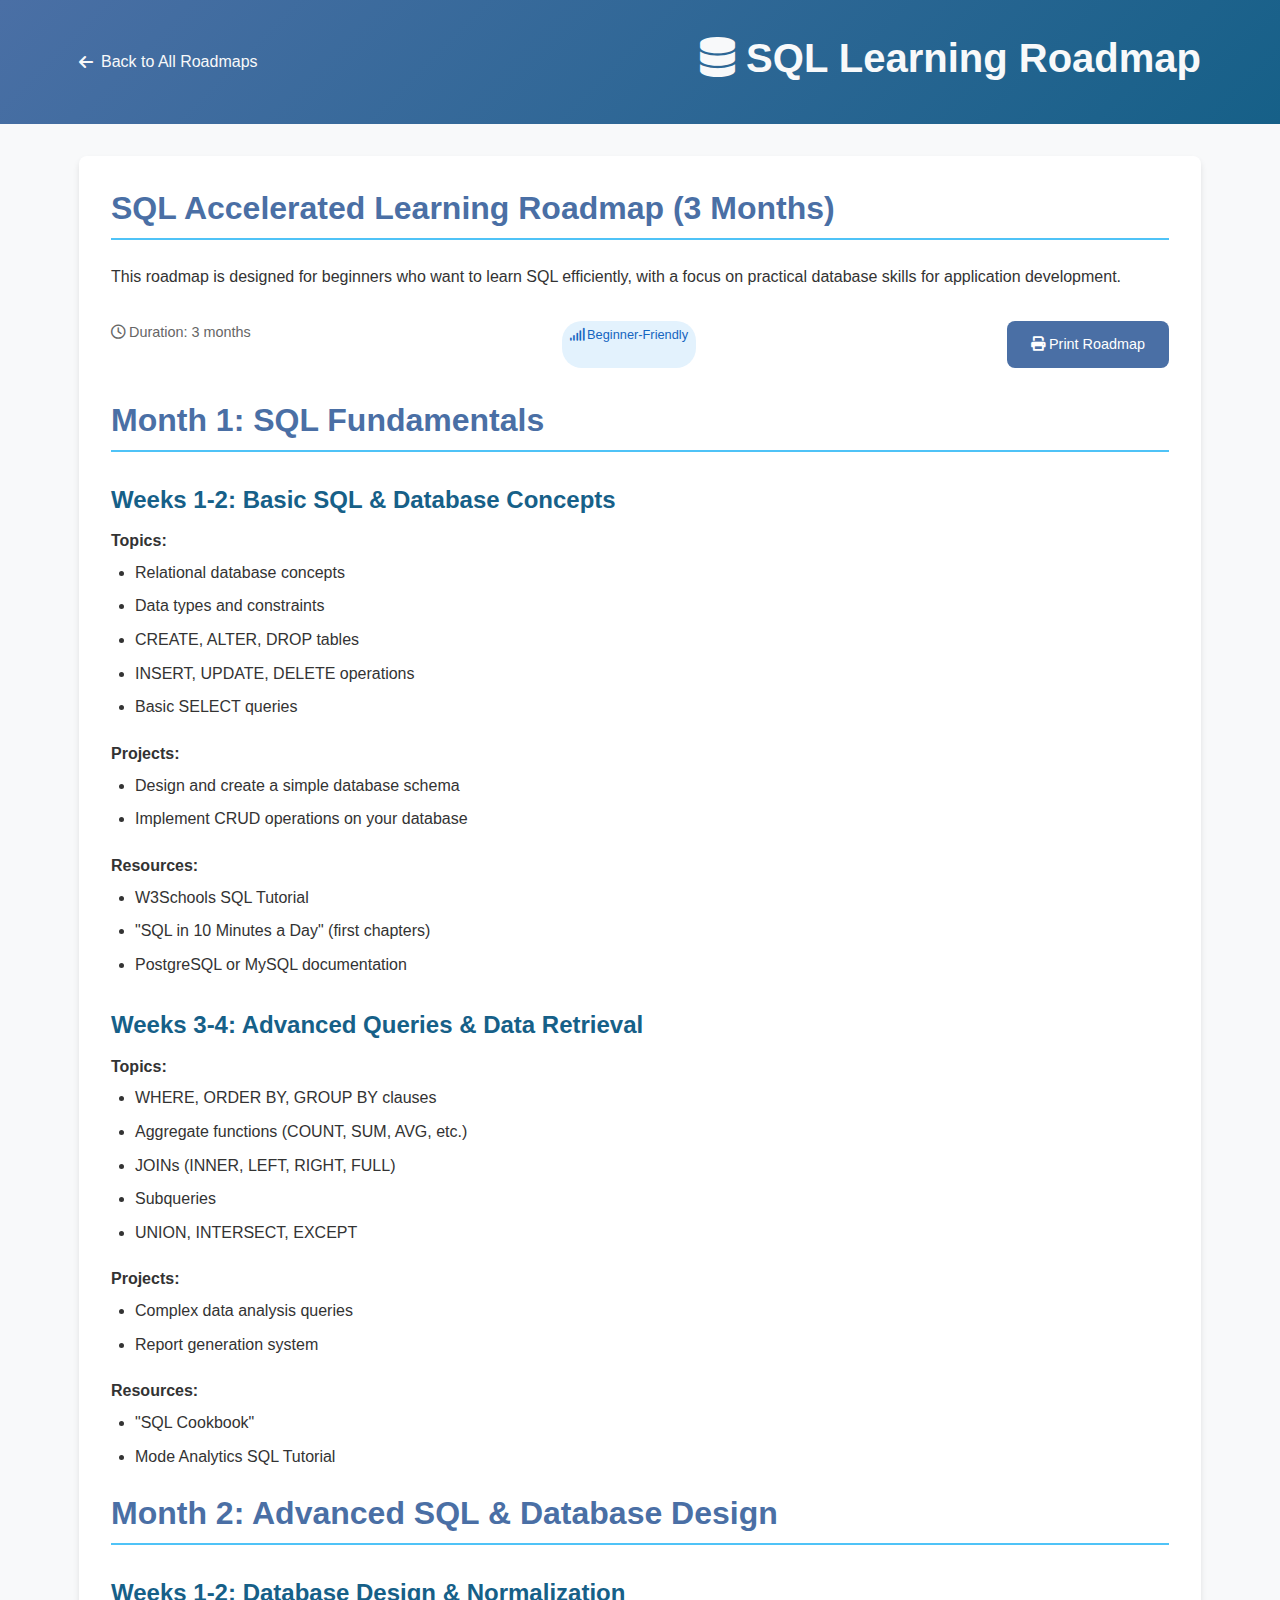
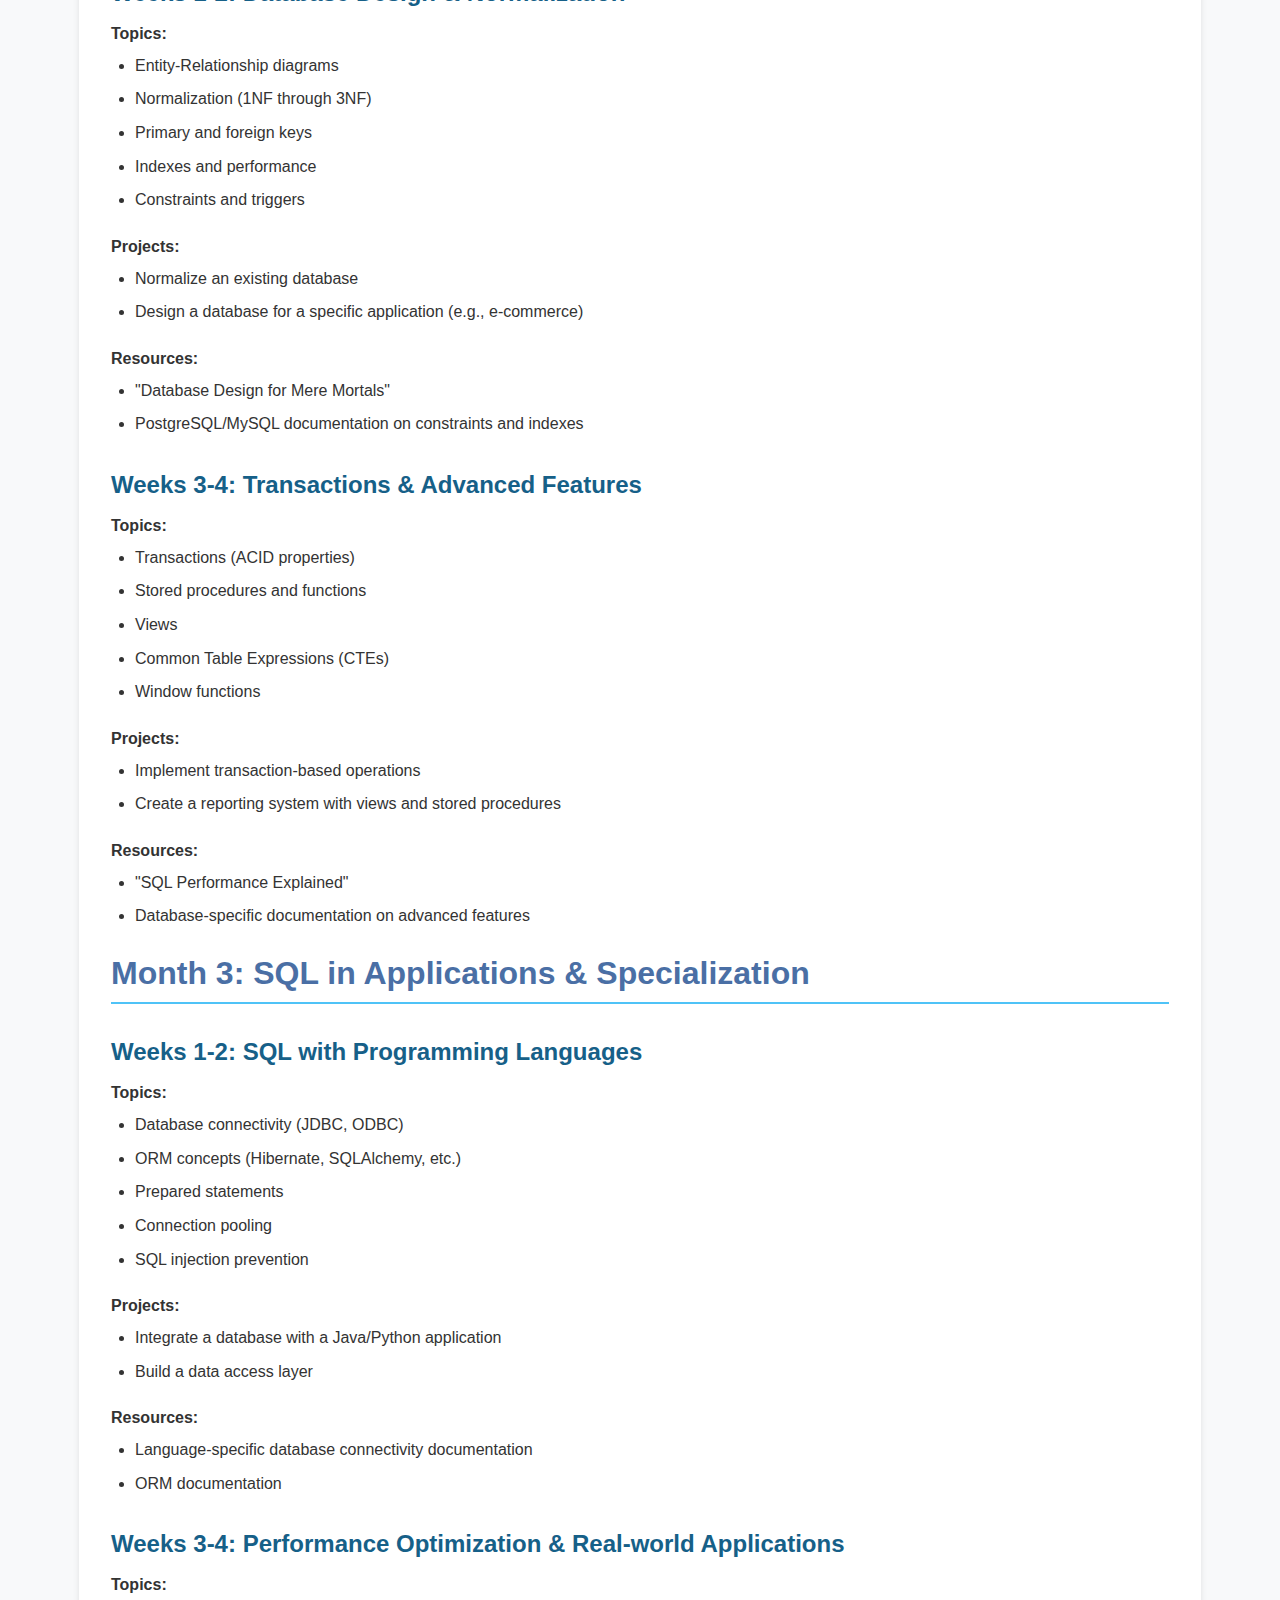
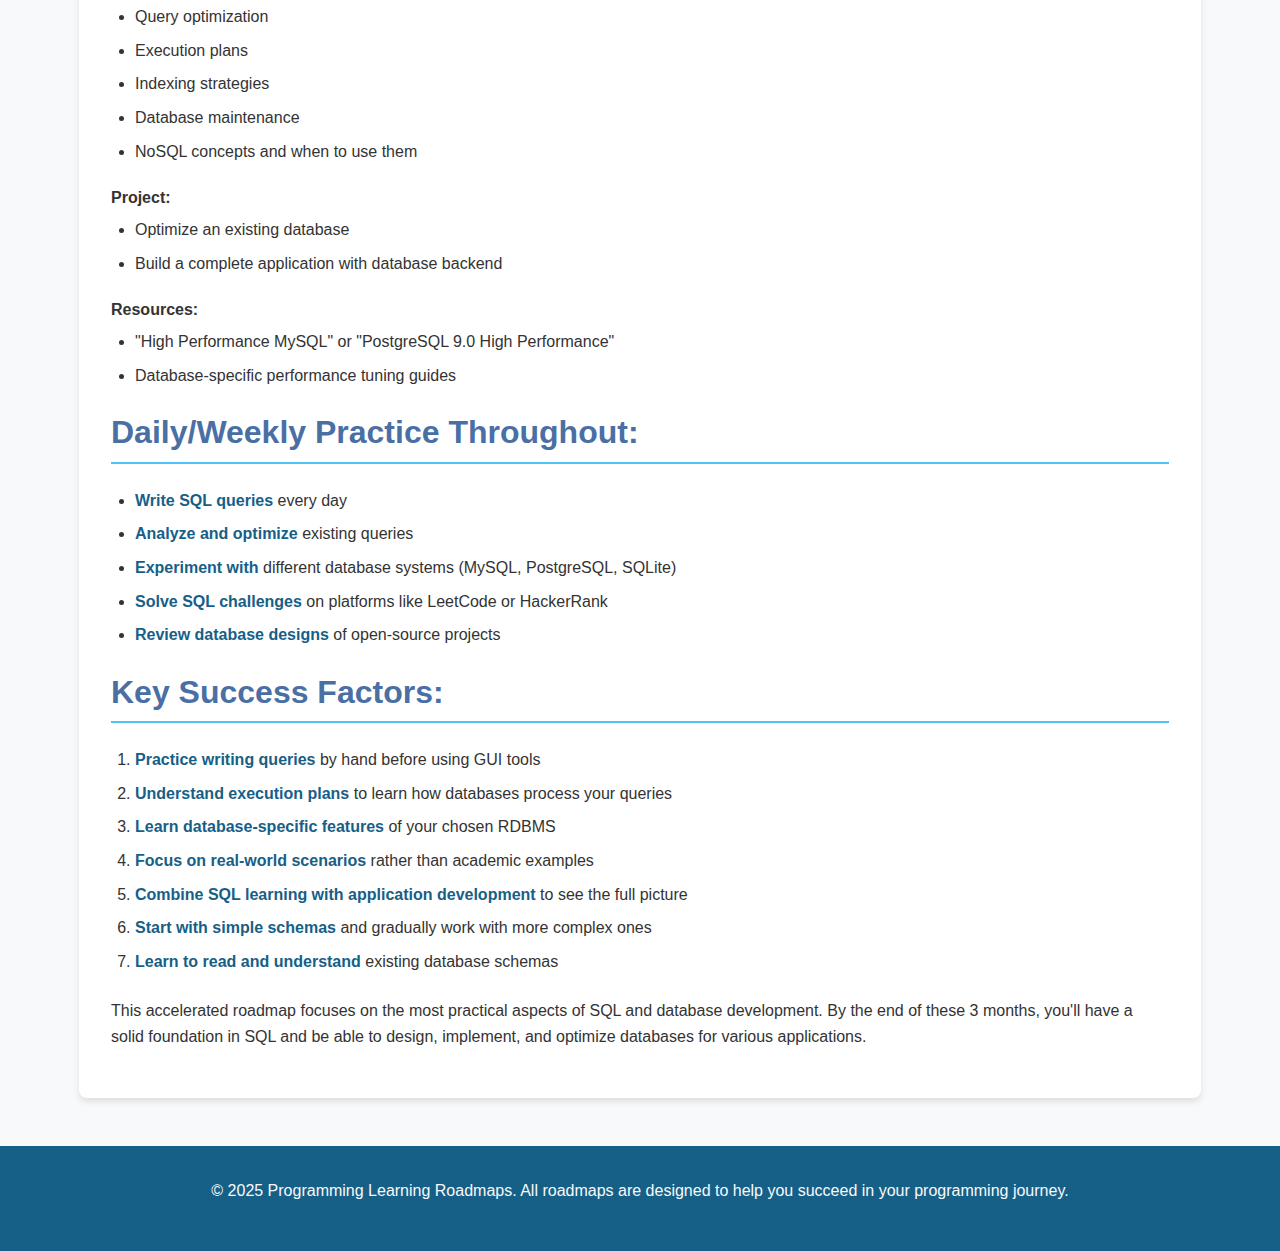
<file: sql.html>
<!DOCTYPE html>
<html lang="en">
<head>
    <meta charset="UTF-8">
    <meta name="viewport" content="width=device-width, initial-scale=1.0">
    <title>SQL Learning Roadmap - Programming Roadmaps</title>
    <link rel="stylesheet" href="css/style.css">
    <link rel="stylesheet" href="https://cdnjs.cloudflare.com/ajax/libs/font-awesome/6.0.0-beta3/css/all.min.css">
</head>
<body>
    <header class="roadmap-header">
        <div class="container">
            <a href="index.html" class="back-link"><i class="fas fa-arrow-left"></i> Back to All Roadmaps</a>
            <h1><i class="fas fa-database"></i> SQL Learning Roadmap</h1>
        </div>
    </header>

    <main class="container">
        <div class="roadmap-content-page">
            <div class="roadmap-intro">
                <h2>SQL Accelerated Learning Roadmap (3 Months)</h2>
                <p>This roadmap is designed for beginners who want to learn SQL efficiently, with a focus on practical database skills for application development.</p>
                <div class="roadmap-meta" style="margin: 2rem 0;">
                    <span class="duration"><i class="far fa-clock"></i> Duration: 3 months</span>
                    <span class="difficulty beginner"><i class="fas fa-signal"></i> Beginner-Friendly</span>
                    <a href="#" class="print-button btn"><i class="fas fa-print"></i> Print Roadmap</a>
                </div>
            </div>

            <section id="month1">
                <h2>Month 1: SQL Fundamentals</h2>
                
                <h3>Weeks 1-2: Basic SQL & Database Concepts</h3>
                <h4>Topics:</h4>
                <ul>
                    <li>Relational database concepts</li>
                    <li>Data types and constraints</li>
                    <li>CREATE, ALTER, DROP tables</li>
                    <li>INSERT, UPDATE, DELETE operations</li>
                    <li>Basic SELECT queries</li>
                </ul>
                
                <h4>Projects:</h4>
                <ul>
                    <li>Design and create a simple database schema</li>
                    <li>Implement CRUD operations on your database</li>
                </ul>
                
                <h4>Resources:</h4>
                <ul>
                    <li>W3Schools SQL Tutorial</li>
                    <li>"SQL in 10 Minutes a Day" (first chapters)</li>
                    <li>PostgreSQL or MySQL documentation</li>
                </ul>

                <h3>Weeks 3-4: Advanced Queries & Data Retrieval</h3>
                <h4>Topics:</h4>
                <ul>
                    <li>WHERE, ORDER BY, GROUP BY clauses</li>
                    <li>Aggregate functions (COUNT, SUM, AVG, etc.)</li>
                    <li>JOINs (INNER, LEFT, RIGHT, FULL)</li>
                    <li>Subqueries</li>
                    <li>UNION, INTERSECT, EXCEPT</li>
                </ul>
                
                <h4>Projects:</h4>
                <ul>
                    <li>Complex data analysis queries</li>
                    <li>Report generation system</li>
                </ul>
                
                <h4>Resources:</h4>
                <ul>
                    <li>"SQL Cookbook"</li>
                    <li>Mode Analytics SQL Tutorial</li>
                </ul>
            </section>

            <section id="month2">
                <h2>Month 2: Advanced SQL & Database Design</h2>
                
                <h3>Weeks 1-2: Database Design & Normalization</h3>
                <h4>Topics:</h4>
                <ul>
                    <li>Entity-Relationship diagrams</li>
                    <li>Normalization (1NF through 3NF)</li>
                    <li>Primary and foreign keys</li>
                    <li>Indexes and performance</li>
                    <li>Constraints and triggers</li>
                </ul>
                
                <h4>Projects:</h4>
                <ul>
                    <li>Normalize an existing database</li>
                    <li>Design a database for a specific application (e.g., e-commerce)</li>
                </ul>
                
                <h4>Resources:</h4>
                <ul>
                    <li>"Database Design for Mere Mortals"</li>
                    <li>PostgreSQL/MySQL documentation on constraints and indexes</li>
                </ul>

                <h3>Weeks 3-4: Transactions & Advanced Features</h3>
                <h4>Topics:</h4>
                <ul>
                    <li>Transactions (ACID properties)</li>
                    <li>Stored procedures and functions</li>
                    <li>Views</li>
                    <li>Common Table Expressions (CTEs)</li>
                    <li>Window functions</li>
                </ul>
                
                <h4>Projects:</h4>
                <ul>
                    <li>Implement transaction-based operations</li>
                    <li>Create a reporting system with views and stored procedures</li>
                </ul>
                
                <h4>Resources:</h4>
                <ul>
                    <li>"SQL Performance Explained"</li>
                    <li>Database-specific documentation on advanced features</li>
                </ul>
            </section>

            <section id="month3">
                <h2>Month 3: SQL in Applications & Specialization</h2>
                
                <h3>Weeks 1-2: SQL with Programming Languages</h3>
                <h4>Topics:</h4>
                <ul>
                    <li>Database connectivity (JDBC, ODBC)</li>
                    <li>ORM concepts (Hibernate, SQLAlchemy, etc.)</li>
                    <li>Prepared statements</li>
                    <li>Connection pooling</li>
                    <li>SQL injection prevention</li>
                </ul>
                
                <h4>Projects:</h4>
                <ul>
                    <li>Integrate a database with a Java/Python application</li>
                    <li>Build a data access layer</li>
                </ul>
                
                <h4>Resources:</h4>
                <ul>
                    <li>Language-specific database connectivity documentation</li>
                    <li>ORM documentation</li>
                </ul>

                <h3>Weeks 3-4: Performance Optimization & Real-world Applications</h3>
                <h4>Topics:</h4>
                <ul>
                    <li>Query optimization</li>
                    <li>Execution plans</li>
                    <li>Indexing strategies</li>
                    <li>Database maintenance</li>
                    <li>NoSQL concepts and when to use them</li>
                </ul>
                
                <h4>Project:</h4>
                <ul>
                    <li>Optimize an existing database</li>
                    <li>Build a complete application with database backend</li>
                </ul>
                
                <h4>Resources:</h4>
                <ul>
                    <li>"High Performance MySQL" or "PostgreSQL 9.0 High Performance"</li>
                    <li>Database-specific performance tuning guides</li>
                </ul>
            </section>

            <section id="continuous-practice">
                <h2>Daily/Weekly Practice Throughout:</h2>
                <ul>
                    <li><strong>Write SQL queries</strong> every day</li>
                    <li><strong>Analyze and optimize</strong> existing queries</li>
                    <li><strong>Experiment with</strong> different database systems (MySQL, PostgreSQL, SQLite)</li>
                    <li><strong>Solve SQL challenges</strong> on platforms like LeetCode or HackerRank</li>
                    <li><strong>Review database designs</strong> of open-source projects</li>
                </ul>
            </section>

            <section id="success-factors">
                <h2>Key Success Factors:</h2>
                <ol>
                    <li><strong>Practice writing queries</strong> by hand before using GUI tools</li>
                    <li><strong>Understand execution plans</strong> to learn how databases process your queries</li>
                    <li><strong>Learn database-specific features</strong> of your chosen RDBMS</li>
                    <li><strong>Focus on real-world scenarios</strong> rather than academic examples</li>
                    <li><strong>Combine SQL learning with application development</strong> to see the full picture</li>
                    <li><strong>Start with simple schemas</strong> and gradually work with more complex ones</li>
                    <li><strong>Learn to read and understand</strong> existing database schemas</li>
                </ol>
                
                <p>This accelerated roadmap focuses on the most practical aspects of SQL and database development. By the end of these 3 months, you'll have a solid foundation in SQL and be able to design, implement, and optimize databases for various applications.</p>
            </section>
        </div>
    </main>

    <footer>
        <div class="container">
            <p>&copy; 2025 Programming Learning Roadmaps. All roadmaps are designed to help you succeed in your programming journey.</p>
        </div>
    </footer>

    <script src="js/script.js"></script>
</body>
</html>
</file>
<file: css/style.css>
/* Base Styles */
:root {
    --primary-color: #4a6fa5;
    --secondary-color: #166088;
    --accent-color: #4fc3f7;
    --text-color: #333;
    --light-text: #f8f9fa;
    --background-color: #f8f9fa;
    --card-bg: #ffffff;
    --header-bg: linear-gradient(135deg, #4a6fa5, #166088);
    --shadow: 0 4px 6px rgba(0, 0, 0, 0.1);
    --border-radius: 8px;
    --transition: all 0.3s ease;
}

* {
    margin: 0;
    padding: 0;
    box-sizing: border-box;
}

body {
    font-family: 'Segoe UI', Tahoma, Geneva, Verdana, sans-serif;
    line-height: 1.6;
    color: var(--text-color);
    background-color: var(--background-color);
}

.container {
    width: 90%;
    max-width: 1200px;
    margin: 0 auto;
    padding: 0 15px;
}

/* Typography */
h1, h2, h3, h4 {
    margin-bottom: 0.5em;
    font-weight: 600;
    line-height: 1.3;
}

h1 {
    font-size: 2.5rem;
}

h2 {
    font-size: 2rem;
    color: var(--secondary-color);
}

h3 {
    font-size: 1.5rem;
    color: var(--secondary-color);
}

p {
    margin-bottom: 1rem;
}

a {
    color: var(--primary-color);
    text-decoration: none;
    transition: var(--transition);
}

a:hover {
    color: var(--accent-color);
}

/* Header */
header {
    background: var(--header-bg);
    color: var(--light-text);
    padding: 3rem 0;
    text-align: center;
    margin-bottom: 2rem;
}

header h1 {
    margin-bottom: 0.5rem;
}

header p {
    font-size: 1.2rem;
    opacity: 0.9;
}

/* Navigation */
nav {
    background-color: var(--card-bg);
    box-shadow: var(--shadow);
    margin-bottom: 2rem;
    position: sticky;
    top: 0;
    z-index: 100;
}

nav ul {
    display: flex;
    list-style: none;
    justify-content: center;
    flex-wrap: wrap;
}

nav ul li {
    margin: 0;
}

nav ul li a {
    display: block;
    padding: 1rem 1.5rem;
    color: var(--text-color);
    font-weight: 500;
    transition: var(--transition);
}

nav ul li a:hover,
nav ul li a.active {
    color: var(--primary-color);
    background-color: rgba(74, 111, 165, 0.1);
}

/* Main Content */
main {
    padding: 2rem 0;
}

.intro {
    text-align: center;
    margin-bottom: 3rem;
    max-width: 800px;
    margin-left: auto;
    margin-right: auto;
}

/* Roadmap Cards */
.roadmaps {
    display: grid;
    grid-template-columns: repeat(auto-fill, minmax(300px, 1fr));
    gap: 2rem;
}

.roadmap-card {
    background-color: var(--card-bg);
    border-radius: var(--border-radius);
    box-shadow: var(--shadow);
    overflow: hidden;
    transition: var(--transition);
    display: flex;
    flex-direction: column;
}

.roadmap-card:hover {
    transform: translateY(-5px);
    box-shadow: 0 10px 20px rgba(0, 0, 0, 0.15);
}

.roadmap-icon {
    background-color: var(--primary-color);
    color: white;
    font-size: 2rem;
    height: 100px;
    display: flex;
    align-items: center;
    justify-content: center;
}

.roadmap-content {
    padding: 1.5rem;
    flex-grow: 1;
    display: flex;
    flex-direction: column;
}

.roadmap-content h3 {
    margin-bottom: 0.75rem;
}

.roadmap-content p {
    margin-bottom: 1.5rem;
    flex-grow: 1;
}

.roadmap-meta {
    display: flex;
    justify-content: space-between;
    margin-bottom: 1.5rem;
    font-size: 0.9rem;
    color: #666;
}

.difficulty {
    padding: 0.25rem 0.5rem;
    border-radius: 20px;
    font-size: 0.8rem;
}

.beginner {
    background-color: #e3f2fd;
    color: #1565c0;
}

.intermediate {
    background-color: #fff8e1;
    color: #ff8f00;
}

.advanced {
    background-color: #ffebee;
    color: #c62828;
}

.btn {
    display: inline-block;
    background-color: var(--primary-color);
    color: white;
    padding: 0.75rem 1.5rem;
    border-radius: var(--border-radius);
    font-weight: 500;
    text-align: center;
    transition: var(--transition);
}

.btn:hover {
    background-color: var(--secondary-color);
    color: white;
}

/* Footer */
footer {
    background-color: var(--secondary-color);
    color: var(--light-text);
    padding: 2rem 0;
    text-align: center;
    margin-top: 3rem;
}

/* Roadmap Content Page */
.roadmap-header {
    background: var(--header-bg);
    color: var(--light-text);
    padding: 2rem 0;
    margin-bottom: 2rem;
}

.roadmap-header .container {
    display: flex;
    align-items: center;
    justify-content: space-between;
}

.back-link {
    color: var(--light-text);
    display: flex;
    align-items: center;
    font-weight: 500;
}

.back-link i {
    margin-right: 0.5rem;
}

.roadmap-content-page {
    background-color: var(--card-bg);
    border-radius: var(--border-radius);
    box-shadow: var(--shadow);
    padding: 2rem;
    margin-bottom: 2rem;
}

.roadmap-content-page h2 {
    color: var(--primary-color);
    margin-bottom: 1.5rem;
    padding-bottom: 0.5rem;
    border-bottom: 2px solid var(--accent-color);
}

.roadmap-content-page h3 {
    margin-top: 2rem;
    margin-bottom: 1rem;
}

.roadmap-content-page ul, 
.roadmap-content-page ol {
    margin-left: 1.5rem;
    margin-bottom: 1.5rem;
}

.roadmap-content-page li {
    margin-bottom: 0.5rem;
}

.roadmap-content-page strong {
    color: var(--secondary-color);
}

/* Responsive */
@media (max-width: 768px) {
    h1 {
        font-size: 2rem;
    }
    
    h2 {
        font-size: 1.75rem;
    }
    
    h3 {
        font-size: 1.25rem;
    }
    
    nav ul {
        flex-direction: column;
    }
    
    nav ul li {
        width: 100%;
        text-align: center;
    }
    
    .roadmap-header .container {
        flex-direction: column;
        text-align: center;
    }
    
    .back-link {
        margin-bottom: 1rem;
    }
}

/* Print Styles */
@media print {
    nav, .btn, footer {
        display: none;
    }
    
    body {
        background-color: white;
    }
    
    .roadmap-content-page {
        box-shadow: none;
    }
}
</file>
